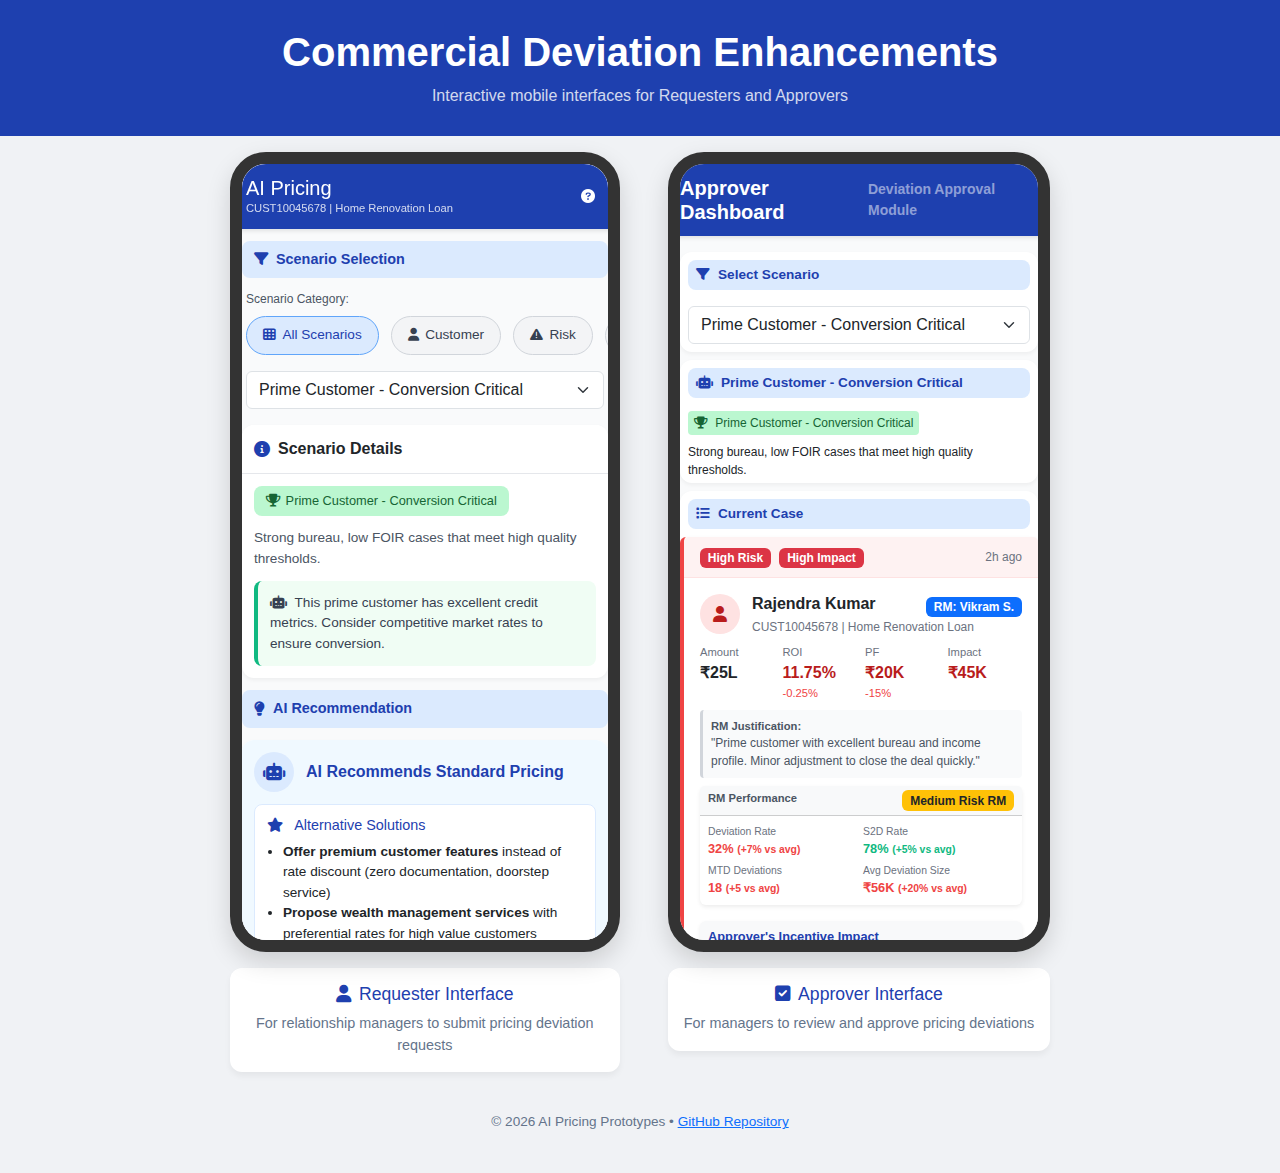
<file: index.html>
<!DOCTYPE html>
<!-- Forcing cache refresh: 17-Feb-2026 10:03:30 -->
<html lang="en">
<head>
    <meta charset="UTF-8">
    <meta name="viewport" content="width=device-width, initial-scale=1.0">
    <title>AI Pricing Mobile Prototypes</title>
    <base href="./">
    <link href="https://cdn.jsdelivr.net/npm/bootstrap@5.3.0-alpha1/dist/css/bootstrap.min.css" rel="stylesheet">
    <link rel="stylesheet" href="https://cdnjs.cloudflare.com/ajax/libs/font-awesome/6.0.0-beta3/css/all.min.css">
    <style>
        :root {
            --primary: #1e40af;
            --primary-light: #3b82f6;
            --primary-lighter: #60a5fa;
            --primary-lightest: #dbeafe;
            --secondary: #0891b2;
            --success: #10b981;
            --danger: #ef4444;
            --warning: #f59e0b;
            --gray-100: #f3f4f6;
            --gray-200: #e5e7eb;
            --gray-300: #d1d5db;
            --gray-400: #9ca3af;
            --gray-500: #6b7280;
            --gray-600: #4b5563;
            --gray-700: #374151;
            --gray-800: #1f2937;
            --gray-900: #111827;
        }
        
        body {
            font-family: -apple-system, BlinkMacSystemFont, 'Segoe UI', Roboto, Oxygen, Ubuntu, Cantarell, 'Open Sans', 'Helvetica Neue', sans-serif;
            background-color: #f0f2f5;
            margin: 0;
            padding: 0;
            display: flex;
            flex-direction: column;
            min-height: 100vh;
            overflow-x: hidden;
        }
        
        .header {
            background-color: #1e40af;
            color: white;
            padding: 0.75rem 0; /* Reduced padding */
            text-align: center;
        }
        
        .header h1 {
            font-weight: 700;
            margin-bottom: 0.5rem;
        }
        
        .header p {
            opacity: 0.8;
            margin: 0 auto;
            max-width: 600px;
        }
        
        .container {
            padding: 1rem 1rem; /* Reduced vertical padding */
        }
        
        .mobile-frame {
            border: 12px solid #333;
            border-radius: 36px;
            overflow: hidden;
            width: 100%;
            max-width: 390px;
            height: 800px; /* Increased height */
            margin: 0 auto;
            background-color: white;
            box-shadow: 0 10px 25px rgba(0,0,0,0.15);
            position: relative;
        }
        
        iframe {
            width: 100%;
            height: 100%;
            border: none;
        }
        
        .prototype-selector {
            display: flex;
            justify-content: center;
            margin-bottom: 2rem;
        }
        
        .prototype-option {
            display: flex;
            align-items: center;
            padding: 0.75rem 1.25rem;
            background-color: white;
            color: #1e40af;
            border: 2px solid #dbeafe;
            font-weight: 600;
            cursor: pointer;
            transition: all 0.2s;
        }
        
        .prototype-option:first-child {
            border-radius: 8px 0 0 8px;
        }
        
        .prototype-option:last-child {
            border-radius: 0 8px 8px 0;
        }
        
        .prototype-option.active {
            background-color: #1e40af;
            color: white;
            border-color: #1e40af;
        }
        
        .prototype-option i {
            margin-right: 0.5rem;
            font-size: 1.1rem;
        }
        
        .phone-details {
            width: 100%;
            max-width: 390px;
            margin: 1rem auto 0;
            background-color: white;
            border-radius: 12px;
            padding: 1rem;
            box-shadow: 0 4px 6px rgba(0,0,0,0.05);
            text-align: center;
        }
        
        .phone-details h3 {
            font-size: 1.1rem;
            color: #1e40af;
            margin-bottom: 0.5rem;
        }
        
        .phone-details p {
            font-size: 0.9rem;
            color: #64748b;
            margin-bottom: 0;
        }
        
        .attribution {
            text-align: center;
            padding: 1.5rem 0;
            color: #64748b;
            font-size: 0.85rem;
            margin-top: auto;
        }
        
        @media (min-width: 992px) {
            .mobile-frames-container {
                display: flex;
                justify-content: center;
                gap: 3rem;
            }
            
            .prototype-selector {
                display: none;
            }
            
            .mobile-frame.approver-frame {
                display: block !important;
            }
        }
    </style>
</head>
<body>
    <div class="header">
        <div class="container">
            <h1>Commercial Deviation Enhancements</h1>
            <p>Interactive mobile interfaces for Requesters and Approvers</p>
        </div>
    </div>
    
    <div class="container">
        <div class="prototype-selector">
            <div class="prototype-option active" data-target="requester">
                <i class="fas fa-user"></i> Requester View
            </div>
            <div class="prototype-option" data-target="approver">
                <i class="fas fa-check-square"></i> Approver View
            </div>
        </div>
        
        <div class="mobile-frames-container">
            <div class="prototype-container">
                <div class="mobile-frame requester-frame">
                    <iframe src="./mobile-single-screen.html" id="requester-frame" title="Requester Mobile Prototype"></iframe>
                </div>
                
                <div class="phone-details">
                    <h3><i class="fas fa-user me-2"></i>Requester Interface</h3>
                    <p>For relationship managers to submit pricing deviation requests</p>
                </div>
            </div>
            
            <div class="prototype-container">
                <div class="mobile-frame approver-frame" style="display: none;">
                    <iframe src="./mobile-approver-interface.html" id="approver-frame" title="Approver Mobile Prototype"></iframe>
                </div>
                
                <div class="phone-details" style="display: none;" id="approver-details">
                    <h3><i class="fas fa-check-square me-2"></i>Approver Interface</h3>
                    <p>For managers to review and approve pricing deviations</p>
                </div>
            </div>
        </div>
    </div>
    
    <div class="attribution">
        <p>© 2026 AI Pricing Prototypes • <a href="https://github.com/Vishal-piramal09/AI_Pricing_Deploy">GitHub Repository</a></p>
    </div>
    
    <script>
        document.addEventListener('DOMContentLoaded', function() {
            const prototypeOptions = document.querySelectorAll('.prototype-option');
            const requesterFrame = document.querySelector('.requester-frame');
            const approverFrame = document.querySelector('.approver-frame');
            const approverDetails = document.getElementById('approver-details');
            
            // Handle prototype selection for mobile view
            prototypeOptions.forEach(option => {
                option.addEventListener('click', function() {
                    const target = this.getAttribute('data-target');
                    
                    // Update active state
                    prototypeOptions.forEach(o => o.classList.remove('active'));
                    this.classList.add('active');
                    
                    // Show the selected prototype
                    if (target === 'requester') {
                        requesterFrame.style.display = 'block';
                        approverFrame.style.display = 'none';
                        approverDetails.style.display = 'none';
                    } else if (target === 'approver') {
                        requesterFrame.style.display = 'none';
                        approverFrame.style.display = 'block';
                        approverDetails.style.display = 'block';
                    }
                });
            });
            
            // Check if we're on desktop (larger screen)
            const handleResize = function() {
                const isDesktop = window.innerWidth >= 992;
                const phoneDetails = document.querySelectorAll('.phone-details');
                
                if (isDesktop) {
                    // On desktop, show all frames and details
                    phoneDetails.forEach(detail => detail.style.display = 'block');
                } else {
                    // On mobile, only show the active frame
                    const activeOption = document.querySelector('.prototype-option.active');
                    const target = activeOption.getAttribute('data-target');
                    
                    if (target === 'requester') {
                        approverDetails.style.display = 'none';
                    }
                }
            };
            
            // Handle initial load and window resize
            handleResize();
            window.addEventListener('resize', handleResize);
        });
    </script>
</body>
</html>
</file>
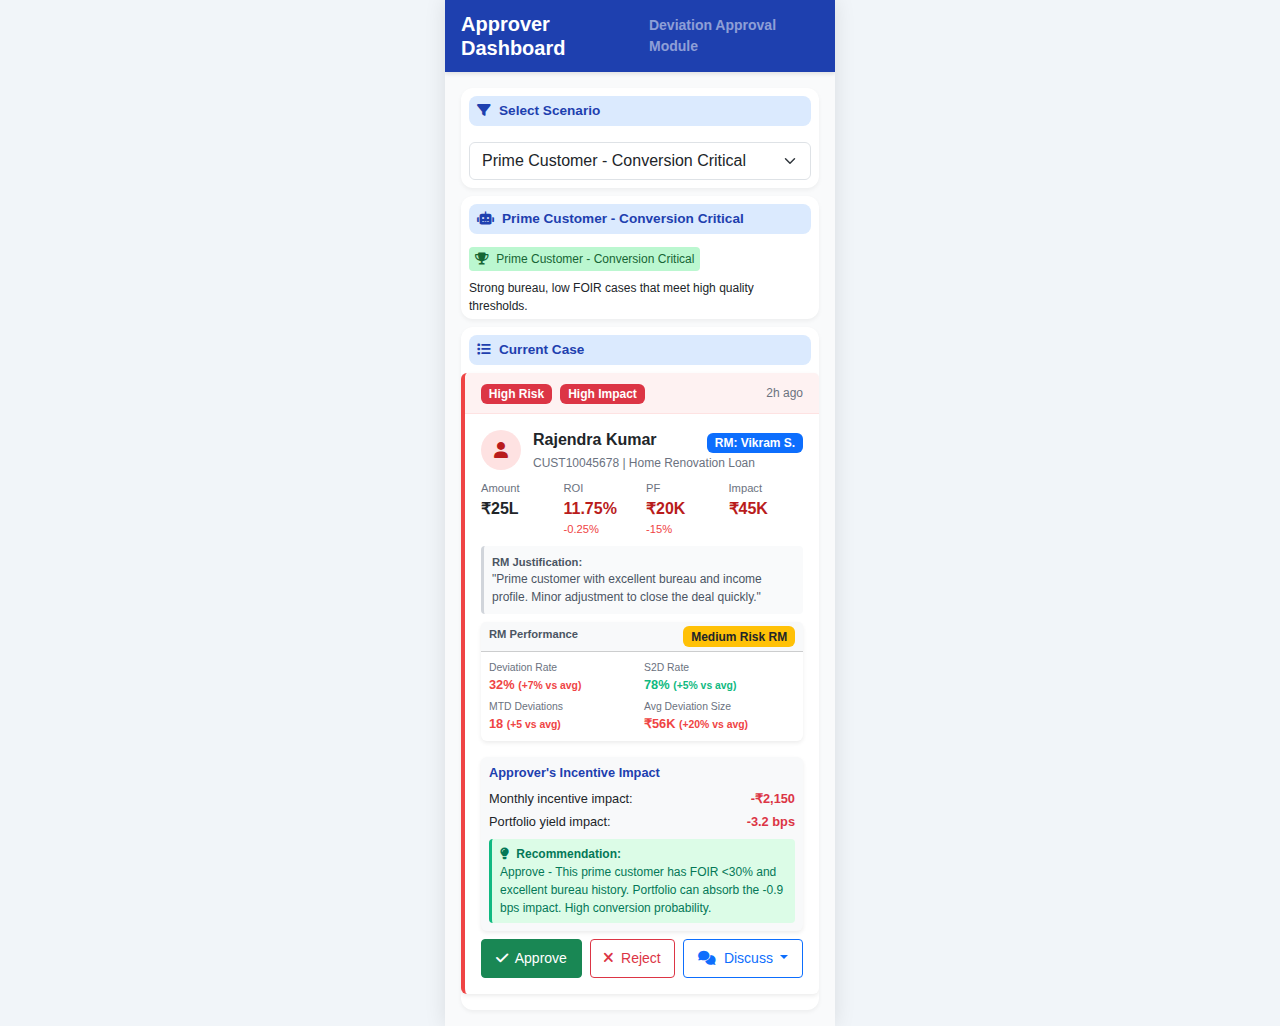
<file: approver-interface.html>
<!DOCTYPE html>
<html lang="en">
<head>
    <base href="./">
    <meta charset="UTF-8">
    <meta name="viewport" content="width=device-width, initial-scale=1.0">
    <title>Approver Interface - Mobile</title>
    <link href="https://cdn.jsdelivr.net/npm/bootstrap@5.3.0-alpha1/dist/css/bootstrap.min.css" rel="stylesheet">
    <link rel="stylesheet" href="https://cdnjs.cloudflare.com/ajax/libs/font-awesome/6.0.0-beta3/css/all.min.css">
    <style>
        html, body {
            margin: 0;
            padding: 0;
            background-color: #f1f5f9;
            font-family: -apple-system, BlinkMacSystemFont, 'Segoe UI', Roboto, Oxygen, Ubuntu, Cantarell, 'Open Sans', 'Helvetica Neue', sans-serif;
            display: flex;
            justify-content: center;
            min-height: 100vh;
        }
        
        .container {
            width: 390px; /* iPhone 12/13 width */
            max-width: 100%;
            background-color: #f9fafb;
            height: 100%;
            min-height: 100vh;
            overflow-y: auto;
            box-shadow: 0 0 20px rgba(0,0,0,0.1);
            position: relative;
            padding: 0;
        }
        
        .header {
            background-color: #1e40af;
            color: white;
            padding: 0.75rem 1rem;
            font-weight: 600;
            box-shadow: 0 2px 4px rgba(0,0,0,0.1);
            display: flex;
            justify-content: space-between;
            align-items: center;
            position: sticky;
            top: 0;
            z-index: 10;
        }
        
        .content-wrapper {
            padding: 0.5rem;
        }
        
        .section {
            background-color: white;
            border-radius: 0.75rem;
            box-shadow: 0 2px 4px rgba(0,0,0,0.05);
            margin: 0.5rem;
            overflow: hidden;
        }
        
        .section-header {
            padding: 0.3rem 0.5rem;
            background-color: #dbeafe;
            color: #1e40af;
            font-size: 0.85rem;
            font-weight: 600;
            display: flex;
            align-items: center;
            margin-top: 0.5rem;
            margin-bottom: 0.5rem;
            border-radius: 0.5rem;
            margin-left: 0.5rem;
            margin-right: 0.5rem;
        }
        
        .section-header i {
            margin-right: 0.5rem;
        }
        
        .section-body {
            padding: 0.5rem;
        }
        
        .nudge-layer {
            background-color: #f0f9ff;
            border-left: 4px solid #3b82f6;
            padding: 0.5rem;
            margin-bottom: 0.5rem;
        }
        
        .form-group {
            margin-bottom: 1rem;
        }
        
        .form-label {
            font-weight: 500;
            color: #4b5563;
            margin-bottom: 0.25rem;
        }
        
        /* Approval Zone Styles */
        .approval-zone-bar {
            height: 40px;
            width: 100%;
            background: linear-gradient(to right, #ef4444 0%, #ef4444 30%, #9ca3af 30%, #9ca3af 75%, #10b981 75%, #10b981 100%);
            border-radius: 5px;
            position: relative;
            margin-bottom: 15px;
        }
        
        .approval-zone-labels {
            display: flex;
            justify-content: space-between;
            margin-top: 5px;
            font-size: 0.75rem;
        }
        
        .approval-zone-label {
            padding: 3px 6px;
            border-radius: 4px;
            font-weight: 500;
            font-size: 0.7rem;
        }
        
        .auto-reject {
            background-color: #fee2e2;
            color: #b91c1c;
            border: 1px solid #fecaca;
        }
        
        .manual-review {
            background-color: #e5e7eb;
            color: #4b5563;
            border: 1px solid #d1d5db;
        }
        
        .auto-approve {
            background-color: #d1fae5;
            color: #065f46;
            border: 1px solid #a7f3d0;
        }
        
        .approval-indicator {
            background-color: white;
            border: 2px solid #3b82f6;
            border-radius: 50%;
            width: 16px;
            height: 16px;
            position: absolute;
            bottom: -8px;
            transform: translateX(-50%);
        }
        
        .approval-status-card {
            border-radius: 8px;
            padding: 12px;
            margin-top: 15px;
            display: flex;
            align-items: center;
            gap: 10px;
        }
        
        .status-icon {
            font-size: 16px;
            width: 32px;
            height: 32px;
            display: flex;
            align-items: center;
            justify-content: center;
            border-radius: 50%;
        }
        
        .btn-actions {
            display: flex;
            gap: 0.5rem;
            margin-top: 1rem;
        }
        
        .scenario-badge {
            display: inline-block;
            padding: 3px 6px;
            border-radius: 4px;
            font-size: 0.75rem;
            margin-bottom: 0.25rem;
        }
        
        .case-card {
            border-radius: 8px;
            border: 1px solid #e5e7eb;
            margin-bottom: 1rem;
            overflow: hidden;
        }
        
        .case-header {
            padding: 0.75rem 1rem;
            background-color: #f8fafc;
            border-bottom: 1px solid #e5e7eb;
        }
        
        .case-name {
            font-weight: 600;
            font-size: 1rem;
        }
        
        .case-detail {
            font-size: 0.8rem;
            color: #6b7280;
        }
        
        .case-body {
            padding: 0.75rem 1rem;
        }
        
        .case-metrics {
            display: grid;
            grid-template-columns: 1fr 1fr;
            gap: 0.5rem;
            margin-bottom: 0.75rem;
        }
        
        .metric-item {
            font-size: 0.8rem;
        }
        
        .metric-value {
            font-weight: 600;
        }
        
        .negative {
            color: #dc2626;
        }
        
        .case-footer {
            padding: 0.75rem 1rem;
            background-color: #f8fafc;
            border-top: 1px solid #e5e7eb;
            display: flex;
            justify-content: space-between;
            align-items: center;
        }
        
        .pattern-badges {
            display: flex;
            flex-wrap: wrap;
            gap: 0.25rem;
        }
        
        .pattern-badge {
            padding: 2px 6px;
            border-radius: 4px;
            font-size: 0.7rem;
            font-weight: 500;
        }
        
        .badge-high {
            background-color: #fee2e2;
            color: #b91c1c;
        }
        
        .badge-medium {
            background-color: #fef3c7;
            color: #92400e;
        }
        
        .badge-low {
            background-color: #dcfce7;
            color: #166534;
        }
        
        .metrics-row {
            display: grid;
            grid-template-columns: repeat(2, 1fr);
            gap: 0.5rem;
            margin-bottom: 1rem;
        }
        
        .metric-card {
            background-color: #f8fafc;
            padding: 0.75rem;
            border-radius: 6px;
            border: 1px solid #e5e7eb;
        }
        
        .metric-title {
            font-size: 0.7rem;
            color: #6b7280;
            margin-bottom: 0.25rem;
        }
        
        .metric-number {
            font-weight: 700;
            font-size: 1.25rem;
        }
        
        .metric-trend {
            font-size: 0.7rem;
            margin-top: 0.25rem;
        }
        
        .trend-up {
            color: #dc2626;
        }
        
        .trend-down {
            color: #16a34a;
        }

        /* Case Navigation Styles */
        .case-navigation {
            display: flex;
            justify-content: space-between;
            align-items: center;
            margin-bottom: 1rem;
        }

        .case-item {
            display: none;
        }

        .case-item.active {
            display: block;
        }

        .case-pagination {
            text-align: center;
        }
    </style>
</head>
<body>
<div class="container">
    <div class="header">
        <h2 class="m-0" style="font-size: 1.25rem; font-weight: 600;">Approver Dashboard</h2>
        <div class="small text-white-50">Deviation Approval Module</div>
    </div>
    
    <div class="content-wrapper">
        <!-- Scenario Selection -->
        <div class="section">
            <div class="section-header">
                <i class="fas fa-filter"></i> Select Scenario
            </div>
            <div class="section-body">
                <select class="form-select" id="scenario-selector">
                <option value="high-take-up-rate">High Take Up Rate - Priority Case</option>
                <option value="low-take-up-rate">Low Take Up Rate - Deprioritize</option>
                <option value="prime">Prime Customer - Conversion Critical</option>
                <option value="strategic">Strategic Relationship Case</option>
                <option value="micro">Micro-Deviation (Low Impact)</option>
                <option value="highrisk">High Risk Case</option>
                <option value="highticket">High Ticket Case</option>
                <option value="autoreject">Auto-Reject (High Risk Profile)</option>
                <option value="autoapprove">Auto-Approve (Micro-Deviation)</option>
                <option value="greyzone">Grey Zone (Manual Review)</option>
                </select>
            </div>
        </div>
        
        <!-- Portfolio Nudge Layer -->
        <div class="nudge-layer" id="portfolio-nudge">
            <h5><i class="fas fa-chart-line me-2"></i>Portfolio Alerts</h5>
            <p class="mb-2 small"><strong>Deviation trends requiring attention:</strong></p>
            <ul class="small mb-2">
                <li><strong>Yield Compression:</strong> -30 bps QoQ (12.05% → 11.85%)</li>
                <li><strong>High Deviation Rate:</strong> 35% vs 25% historical</li>
                <li><strong>Revenue Leakage:</strong> ₹15M MTD (+25% YoY)</li>
            </ul>
        </div>
        
        <!-- Primary Pattern Section -->
        <div class="section" id="primary-pattern-section">
            <div class="section-header">
                <i class="fas fa-robot"></i> <span id="pattern-name">Auto-detected Pattern</span>
            </div>
            <div class="section-body py-1">
                <div id="pattern-badge-container"></div>
                <div id="pattern-insight"></div>
            </div>
        </div>
        
        <!-- Hidden filter element (for JS functionality only) -->
        <select class="form-select d-none" id="approval-scenario">
            <option value="all" selected>All Cases</option>
            <option value="high">High Impact Cases</option>
            <option value="medium">Medium Impact Cases</option>
            <option value="low">Low Impact Cases</option>
            <option value="microdev">Micro-Deviation Cases</option>
            <option value="strategic">Strategic Relationship Cases</option>
            <option value="competitive">Competitive Offer Cases</option>
        </select>
        
        
        <!-- Pending Cases - One Case View with Navigation -->
        <div class="section">
            <div class="section-header">
                <i class="fas fa-list"></i> Current Case
            </div>
            <div class="section-body p-0">
                
                <!-- Case Container -->
                <div id="cases-container">
                    <!-- Case 1 -->
                    <div class="case-item active" data-case-index="1">
                        <div class="card mb-3 shadow-sm border-0" style="border-left: 4px solid #ef4444 !important;">
                            <div class="card-header py-2 px-3 d-flex justify-content-between align-items-center" style="background-color: #fef2f2; border-bottom: 1px solid #fee2e2;">
                                <div>
                                    <span class="badge bg-danger me-1">High Risk</span>
                                    <span class="badge bg-danger">High Impact</span>
                                </div>
                                <span style="font-size: 0.75rem; color: #6b7280;">2h ago</span>
                            </div>
                            
                            <div class="card-body p-3">
                                <div class="d-flex mb-2">
                                    <div style="width: 40px; height: 40px; border-radius: 20px; background-color: #fee2e2; display: flex; align-items: center; justify-content: center; margin-right: 0.75rem; color: #b91c1c;">
                                        <i class="fas fa-user"></i>
                                    </div>
                                    <div class="flex-grow-1">
                                        <div class="d-flex justify-content-between">
                                            <h6 class="mb-0 fw-bold">Rajendra Kumar</h6>
                                            <div>
                                                <span class="badge bg-primary">RM: Vikram S.</span>
                                            </div>
                                        </div>
                                        <div style="font-size: 0.75rem; color: #6b7280;">CUST10045678 | Home Renovation Loan</div>
                                    </div>
                                </div>
                                
                                <!-- Case Details -->
                                <div class="row g-2 mb-2">
                                    <div class="col-3">
                                        <div style="font-size: 0.7rem; color: #6b7280;">Amount</div>
                                        <div style="font-weight: 600;">₹25L</div>
                                    </div>
                                    <div class="col-3">
                                        <div style="font-size: 0.7rem; color: #6b7280;">ROI</div>
                                        <div style="font-weight: 600; color: #b91c1c;">11.25%</div>
                                        <div style="font-size: 0.7rem; color: #ef4444;">-0.75%</div>
                                    </div>
                                    <div class="col-3">
                                        <div style="font-size: 0.7rem; color: #6b7280;">PF</div>
                                        <div style="font-weight: 600; color: #b91c1c;">₹10K</div>
                                        <div style="font-size: 0.7rem; color: #ef4444;">-60%</div>
                                    </div>
                                    <div class="col-3">
                                        <div style="font-size: 0.7rem; color: #6b7280;">Impact</div>
                                        <div style="font-weight: 600; color: #b91c1c;">₹1.2L</div>
                                    </div>
                                </div>
                                
                                <!-- RM Justification -->
                                <div class="mb-2 mt-1 p-2" style="background-color: #f9fafb; border-radius: 4px; border-left: 3px solid #d1d5db;">
                                    <div style="font-size: 0.7rem; font-weight: 600; color: #4b5563;">RM Justification:</div>
                                    <p style="font-size: 0.75rem; color: #4b5563; margin-bottom: 0;">
                                        "Customer has a competitive offer from ABC Bank at 11.00%. This is a high-value relationship customer with 3 existing products. The requested rate is needed to retain this relationship."
                                    </p>
                                </div>
                                
                                <!-- RM Performance Metrics -->
                                <div class="card mb-2 border-0 shadow-sm">
                                    <div class="card-header py-1 px-2 bg-light d-flex justify-content-between">
                                        <span style="font-size: 0.7rem; font-weight: 600; color: #4b5563;">RM Performance</span>
                                        <span class="badge bg-warning text-dark">Medium Risk RM</span>
                                    </div>
                                    <div class="card-body p-2">
                                        <div class="row g-1 mb-1">
                                            <div class="col-6">
                                                <div style="font-size: 0.65rem; color: #6b7280;">Deviation Rate</div>
                                                <div style="font-weight: 600; color: #ef4444; font-size: 0.8rem;">32% <span style="font-size: 0.65rem;">(+7% vs avg)</span></div>
                                            </div>
                                            <div class="col-6">
                                                <div style="font-size: 0.65rem; color: #6b7280;">S2D Rate</div>
                                                <div style="font-weight: 600; color: #10b981; font-size: 0.8rem;">78% <span style="font-size: 0.65rem;">(+5% vs avg)</span></div>
                                            </div>
                                        </div>
                                        <div class="row g-1">
                                            <div class="col-6">
                                                <div style="font-size: 0.65rem; color: #6b7280;">MTD Deviations</div>
                                                <div style="font-weight: 600; color: #ef4444; font-size: 0.8rem;">18 <span style="font-size: 0.65rem;">(+5 vs avg)</span></div>
                                            </div>
                                            <div class="col-6">
                                                <div style="font-size: 0.65rem; color: #6b7280;">Avg Deviation Size</div>
                                                <div style="font-weight: 600; color: #ef4444; font-size: 0.8rem;">₹56K <span style="font-size: 0.65rem;">(+20% vs avg)</span></div>
                                            </div>
                                        </div>
                                    </div>
                                </div>
                                

                                <!-- Approver's Incentive Impact with Recommendation -->
                                <div class="card mb-2 mt-3 border-0 shadow-sm bg-light">
                                    <div class="card-body p-2">
                                        <h6 class="mb-2" style="font-size: 0.8rem; font-weight: 600; color: #1e40af;">Approver's Incentive Impact</h6>
                                        <div class="d-flex justify-content-between mb-1" style="font-size: 0.8rem;">
                                            <span>Monthly incentive impact:</span>
                                            <span class="fw-bold text-danger">-₹2,150</span>
                                        </div>
                                        <div class="d-flex justify-content-between mb-2" style="font-size: 0.8rem;">
                                            <span>Portfolio yield impact:</span>
                                            <span class="fw-bold text-danger">-3.2 bps</span>
                                        </div>
                                <div id="recommendation-container-1" class="recommendation-container">
                                    <!-- Recommendation content will be dynamically updated -->
                                </div>
                                    </div>
                                </div>
                                
                                <div class="d-flex justify-content-between align-items-center gap-2">
                                    <button class="btn btn-sm btn-success py-2 flex-fill">
                                        <i class="fas fa-check me-1"></i> Approve
                                    </button>
                                    <button class="btn btn-sm btn-outline-danger py-2 flex-fill">
                                        <i class="fas fa-times me-1"></i> Reject
                                    </button>
                                    <div class="dropdown flex-fill">
                                        <button class="btn btn-sm btn-outline-primary dropdown-toggle w-100 py-2" type="button" id="discussionDropdown1" data-bs-toggle="dropdown" aria-expanded="false">
                                            <i class="fas fa-comments me-1"></i> Discuss
                                        </button>
                                        <ul class="dropdown-menu" aria-labelledby="discussionDropdown1">
                                            <li><a class="dropdown-item" href="#"><i class="fas fa-user-tie me-2"></i>Contact RM</a></li>
                                            <li><a class="dropdown-item" href="#"><i class="fas fa-user me-2"></i>Contact Customer</a></li>
                                            <li><a class="dropdown-item" href="#"><i class="fas fa-users me-2"></i>Schedule Call</a></li>
                                        </ul>
                                    </div>
                                </div>
                            </div>
                        </div>
                    </div>
                    
                    <!-- Case 2 -->
                    <div class="case-item" data-case-index="2">
                        <div class="card mb-3 shadow-sm border-0" style="border-left: 4px solid #f59e0b !important;">
                            <div class="card-header py-2 px-3 d-flex justify-content-between align-items-center" style="background-color: #fffbeb; border-bottom: 1px solid #fef3c7;">
                                <div>
                                    <span class="badge bg-warning text-dark me-1">Competitive</span>
                                    <span class="badge bg-success">Prime</span>
                                </div>
                                <span style="font-size: 0.75rem; color: #6b7280;">4h ago</span>
                            </div>
                            
                            <div class="card-body p-3">
                                <div class="d-flex mb-2">
                                    <div style="width: 40px; height: 40px; border-radius: 20px; background-color: #fef3c7; display: flex; align-items: center; justify-content: center; margin-right: 0.75rem; color: #92400e;">
                                        <i class="fas fa-user"></i>
                                    </div>
                                    <div class="flex-grow-1">
                                        <div class="d-flex justify-content-between">
                                            <h6 class="mb-0 fw-bold">Amit Verma</h6>
                                            <div>
                                                <span class="badge bg-success">RM: Anjali P.</span>
                                            </div>
                                        </div>
                                        <div style="font-size: 0.75rem; color: #6b7280;">CUST10048792 | Business Expansion Loan</div>
                                    </div>
                                </div>
                                
                                <div class="row g-2 mb-2">
                                    <div class="col-3">
                                        <div style="font-size: 0.7rem; color: #6b7280;">Amount</div>
                                        <div style="font-weight: 600;">₹15L</div>
                                    </div>
                                    <div class="col-3">
                                        <div style="font-size: 0.7rem; color: #6b7280;">ROI</div>
                                        <div style="font-weight: 600; color: #92400e;">11.50%</div>
                                        <div style="font-size: 0.7rem; color: #f59e0b;">-0.50%</div>
                                    </div>
                                    <div class="col-3">
                                        <div style="font-size: 0.7rem; color: #6b7280;">PF</div>
                                        <div style="font-weight: 600; color: #92400e;">₹15K</div>
                                        <div style="font-size: 0.7rem; color: #f59e0b;">-25%</div>
                                    </div>
                                    <div class="col-3">
                                        <div style="font-size: 0.7rem; color: #6b7280;">Impact</div>
                                        <div style="font-weight: 600; color: #92400e;">₹65K</div>
                                    </div>
                                </div>
                                
                                <!-- RM Justification -->
                                <div class="mb-2 mt-1 p-2" style="background-color: #f9fafb; border-radius: 4px; border-left: 3px solid #d1d5db;">
                                    <div style="font-size: 0.7rem; font-weight: 600; color: #4b5563;">RM Justification:</div>
                                    <p style="font-size: 0.75rem; color: #4b5563; margin-bottom: 0;">
                                        "Business is expanding and customer needs quick disbursement. Has a competitive offer from XYZ Bank. Strong repayment history on previous loan."
                                    </p>
                                </div>
                                
                                <!-- RM Performance Metrics -->
                                <div class="card mb-2 border-0 shadow-sm">
                                    <div class="card-header py-1 px-2 bg-light d-flex justify-content-between">
                                        <span style="font-size: 0.7rem; font-weight: 600; color: #4b5563;">RM Performance</span>
                                        <span class="badge bg-success">Low Risk RM</span>
                                    </div>
                                    <div class="card-body p-2">
                                        <div class="row g-1 mb-1">
                                            <div class="col-6">
                                                <div style="font-size: 0.65rem; color: #6b7280;">Deviation Rate</div>
                                                <div style="font-weight: 600; color: #10b981; font-size: 0.8rem;">18% <span style="font-size: 0.65rem;">(-7% vs avg)</span></div>
                                            </div>
                                            <div class="col-6">
                                                <div style="font-size: 0.65rem; color: #6b7280;">S2D Rate</div>
                                                <div style="font-weight: 600; color: #10b981; font-size: 0.8rem;">92% <span style="font-size: 0.65rem;">(+19% vs avg)</span></div>
                                            </div>
                                        </div>
                                        <div class="row g-1">
                                            <div class="col-6">
                                                <div style="font-size: 0.65rem; color: #6b7280;">MTD Deviations</div>
                                                <div style="font-weight: 600; color: #10b981; font-size: 0.8rem;">9 <span style="font-size: 0.65rem;">(-4 vs avg)</span></div>
                                            </div>
                                            <div class="col-6">
                                                <div style="font-size: 0.65rem; color: #6b7280;">Avg Deviation Size</div>
                                                <div style="font-weight: 600; color: #10b981; font-size: 0.8rem;">₹28K <span style="font-size: 0.65rem;">(-35% vs avg)</span></div>
                                            </div>
                                        </div>
                                    </div>
                                </div>
                                

                                <!-- Approver's Incentive Impact with Recommendation -->
                                <div class="card mb-2 mt-3 border-0 shadow-sm bg-light">
                                    <div class="card-body p-2">
                                        <h6 class="mb-2" style="font-size: 0.8rem; font-weight: 600; color: #1e40af;">Approver's Incentive Impact</h6>
                                        <div class="d-flex justify-content-between mb-1" style="font-size: 0.8rem;">
                                            <span>Monthly incentive impact:</span>
                                            <span class="fw-bold text-warning">-₹1,250</span>
                                        </div>
                                        <div class="d-flex justify-content-between mb-2" style="font-size: 0.8rem;">
                                            <span>Portfolio yield impact:</span>
                                            <span class="fw-bold text-warning">-1.8 bps</span>
                                        </div>
                                <div id="recommendation-container-2" class="recommendation-container">
                                    <!-- Recommendation content will be dynamically updated -->
                                </div>
                                    </div>
                                </div>
                                
                                <div class="d-flex justify-content-between align-items-center gap-2">
                                    <button class="btn btn-sm btn-success py-2 flex-fill">
                                        <i class="fas fa-check me-1"></i> Approve
                                    </button>
                                    <button class="btn btn-sm btn-outline-danger py-2 flex-fill">
                                        <i class="fas fa-times me-1"></i> Reject
                                    </button>
                                    <div class="dropdown flex-fill">
                                        <button class="btn btn-sm btn-outline-primary dropdown-toggle w-100 py-2" type="button" id="discussionDropdown2" data-bs-toggle="dropdown" aria-expanded="false">
                                            <i class="fas fa-comments me-1"></i> Discuss
                                        </button>
                                        <ul class="dropdown-menu" aria-labelledby="discussionDropdown2">
                                            <li><a class="dropdown-item" href="#"><i class="fas fa-user-tie me-2"></i>Contact RM</a></li>
                                            <li><a class="dropdown-item" href="#"><i class="fas fa-user me-2"></i>Contact Customer</a></li>
                                            <li><a class="dropdown-item" href="#"><i class="fas fa-users me-2"></i>Schedule Call</a></li>
                                        </ul>
                                    </div>
                                </div>
                            </div>
                        </div>
                    </div>
                    
                    <!-- Case 3 -->
                    <div class="case-item" data-case-index="3">
                        <div class="card mb-3 shadow-sm border-0" style="border-left: 4px solid #10b981 !important;">
                            <div class="card-header py-2 px-3 d-flex justify-content-between align-items-center" style="background-color: #ecfdf5; border-bottom: 1px solid #d1fae5;">
                                <div>
                                    <span class="badge bg-success me-1">Micro Dev</span>
                                    <span class="badge bg-success">Auto-Eligible</span>
                                </div>
                                <span style="font-size: 0.75rem; color: #6b7280;">5h ago</span>
                            </div>
                            
                            <div class="card-body p-3">
                                <div class="d-flex mb-2">
                                    <div style="width: 40px; height: 40px; border-radius: 20px; background-color: #d1fae5; display: flex; align-items: center; justify-content: center; margin-right: 0.75rem; color: #047857;">
                                        <i class="fas fa-user"></i>
                                    </div>
                                    <div class="flex-grow-1">
                                        <div class="d-flex justify-content-between">
                                            <h6 class="mb-0 fw-bold">Priya Sharma</h6>
                                            <div>
                                                <span class="badge bg-primary">RM: Rohit G.</span>
                                            </div>
                                        </div>
                                        <div style="font-size: 0.75rem; color: #6b7280;">CUST10042155 | Personal Loan</div>
                                    </div>
                                </div>
                                
                                <div class="row g-2 mb-2">
                                    <div class="col-3">
                                        <div style="font-size: 0.7rem; color: #6b7280;">Amount</div>
                                        <div style="font-weight: 600;">₹8L</div>
                                    </div>
                                    <div class="col-3">
                                        <div style="font-size: 0.7rem; color: #6b7280;">ROI</div>
                                        <div style="font-weight: 600; color: #059669;">11.40%</div>
                                        <div style="font-size: 0.7rem; color: #10b981;">-0.10%</div>
                                    </div>
                                    <div class="col-3">
                                        <div style="font-size: 0.7rem; color: #6b7280;">PF</div>
                                        <div style="font-weight: 600; color: #059669;">₹7.5K</div>
                                        <div style="font-size: 0.7rem; color: #10b981;">-6%</div>
                                    </div>
                                    <div class="col-3">
                                        <div style="font-size: 0.7rem; color: #6b7280;">Impact</div>
                                        <div style="font-weight: 600; color: #059669;">₹4.5K</div>
                                    </div>
                                </div>
                                
                                <div class="mb-2 mt-1 p-2" style="background-color: #f9fafb; border-radius: 4px; border-left: 3px solid #d1d5db;">
                                    <div style="font-size: 0.7rem; font-weight: 600; color: #4b5563;">RM Justification:</div>
                                    <p style="font-size: 0.75rem; color: #4b5563; margin-bottom: 0;">
                                        "Long-term loyal customer with excellent repayment history. Minor price adjustment requested."
                                    </p>
                                </div>
                                
                                <div class="card mb-2 border-0 shadow-sm">
                                    <div class="card-header py-1 px-2 bg-light d-flex justify-content-between">
                                        <span style="font-size: 0.7rem; font-weight: 600; color: #4b5563;">RM Performance</span>
                                        <span class="badge bg-info text-dark">New RM</span>
                                    </div>
                                    <div class="card-body p-2">
                                        <div class="row g-1 mb-1">
                                            <div class="col-6">
                                                <div style="font-size: 0.65rem; color: #6b7280;">Deviation Rate</div>
                                                <div style="font-weight: 600; color: #10b981; font-size: 0.8rem;">8% <span style="font-size: 0.65rem;">(-17% vs avg)</span></div>
                                            </div>
                                            <div class="col-6">
                                                <div style="font-size: 0.65rem; color: #6b7280;">S2D Rate</div>
                                                <div style="font-weight: 600; color: #10b981; font-size: 0.8rem;">85% <span style="font-size: 0.65rem;">(+12% vs avg)</span></div>
                                            </div>
                                        </div>
                                        <div class="row g-1">
                                            <div class="col-6">
                                                <div style="font-size: 0.65rem; color: #6b7280;">MTD Deviations</div>
                                                <div style="font-weight: 600; color: #10b981; font-size: 0.8rem;">3 <span style="font-size: 0.65rem;">(-10 vs avg)</span></div>
                                            </div>
                                            <div class="col-6">
                                                <div style="font-size: 0.65rem; color: #6b7280;">Avg Deviation Size</div>
                                                <div style="font-weight: 600; color: #10b981; font-size: 0.8rem;">₹12K <span style="font-size: 0.65rem;">(-72% vs avg)</span></div>
                                            </div>
                                        </div>
                                    </div>
                                </div>
                                

                                <!-- Approver's Incentive Impact with Recommendation -->
                                <div class="card mb-2 mt-3 border-0 shadow-sm bg-light">
                                    <div class="card-body p-2">
                                        <h6 class="mb-2" style="font-size: 0.8rem; font-weight: 600; color: #1e40af;">Approver's Incentive Impact</h6>
                                        <div class="d-flex justify-content-between mb-1" style="font-size: 0.8rem;">
                                            <span>Monthly incentive impact:</span>
                                            <span class="fw-bold text-success">-₹250</span>
                                        </div>
                                        <div class="d-flex justify-content-between mb-2" style="font-size: 0.8rem;">
                                            <span>Portfolio yield impact:</span>
                                            <span class="fw-bold text-success">-0.3 bps</span>
                                        </div>
                                <div id="recommendation-container-3" class="recommendation-container">
                                    <!-- Recommendation content will be dynamically updated -->
                                </div>
                                    </div>
                                </div>
                                
                                <div class="d-flex justify-content-between align-items-center gap-2">
                                    <button class="btn btn-sm btn-success py-2 flex-fill">
                                        <i class="fas fa-check me-1"></i> Approve
                                    </button>
                                    <button class="btn btn-sm btn-outline-danger py-2 flex-fill">
                                        <i class="fas fa-times me-1"></i> Reject
                                    </button>
                                    <div class="dropdown flex-fill">
                                        <button class="btn btn-sm btn-outline-primary dropdown-toggle w-100 py-2" type="button" id="discussionDropdown3" data-bs-toggle="dropdown" aria-expanded="false">
                                            <i class="fas fa-comments me-1"></i> Discuss
                                        </button>
                                        <ul class="dropdown-menu" aria-labelledby="discussionDropdown3">
                                            <li><a class="dropdown-item" href="#"><i class="fas fa-user-tie me-2"></i>Contact RM</a></li>
                                            <li><a class="dropdown-item" href="#"><i class="fas fa-user me-2"></i>Contact Customer</a></li>
                                            <li><a class="dropdown-item" href="#"><i class="fas fa-users me-2"></i>Schedule Call</a></li>
                                        </ul>
                                    </div>
                                </div>
                            </div>
                        </div>
                    </div>
                </div>
            </div>
        </div>
    </div>
    
    <script src="https://cdn.jsdelivr.net/npm/bootstrap@5.3.0-alpha1/dist/js/bootstrap.bundle.min.js"></script>
    <script>
        document.addEventListener('DOMContentLoaded', function() {
            // Hardcoded patterns for demo
            const patterns = {
                "high-take-up-rate": {
                    name: "High Take Up Rate - Priority Case",
                    insight: "Customer highly likely to accept the loan offer based on behavioral indicators.",
                    iconBackground: "#d1fae5",
                    iconColor: "#10b981", 
                    icon: "check-circle"
                },
                "low-take-up-rate": {
                    name: "Low Take Up Rate - Deprioritize",
                    insight: "Customer unlikely to proceed with the loan based on behavioral indicators.",
                    iconBackground: "#f3f4f6",
                    iconColor: "#9ca3af",
                    icon: "exclamation-triangle"
                },
                "strategic": {
                    name: "Strategic Relationship Case",
                    insight: "High lifetime value customers with significant relationship value across products.",
                    iconBackground: "#bfdbfe",
                    iconColor: "#1e40af",
                    icon: "handshake"
                },
                "prime": {
                    name: "Prime Customer - Conversion Critical",
                    insight: "Strong bureau, low FOIR cases that meet high quality thresholds.",
                    iconBackground: "#bbf7d0",
                    iconColor: "#166534",
                    icon: "trophy"
                },
                "micro": {
                    name: "Micro-Deviation (Low Impact)",
                    insight: "Very small ROI/PF tweaks with negligible impact on profitability.",
                    iconBackground: "#dbeafe",
                    iconColor: "#2563eb",
                    icon: "microscope"
                },
                "highrisk": {
                    name: "High Risk Case",
                    insight: "Poor risk profiles with pricing reduction requests.",
                    iconBackground: "#fee2e2",
                    iconColor: "#b91c1c",
                    icon: "radiation"
                },
                "highticket": {
                    name: "High Ticket Exposure Case",
                    insight: "Large loans with significant absolute revenue impact.",
                    iconBackground: "#fed7aa",
                    iconColor: "#9a3412",
                    icon: "money-bill-wave"
                },
                "autoreject": {
                    name: "Auto-Reject (High Risk Profile)",
                    insight: "Cases that fall in the auto-rejection zone due to risk profile.",
                    iconBackground: "#fecaca",
                    iconColor: "#991b1b",
                    icon: "ban"
                },
                "autoapprove": {
                    name: "Auto-Approve (Micro-Deviation)",
                    insight: "Low-impact cases eligible for automatic approval without manual review.",
                    iconBackground: "#a7f3d0",
                    iconColor: "#065f46",
                    icon: "check-circle"
                },
                "greyzone": {
                    name: "Grey Zone (Manual Review)",
                    insight: "Cases that require manual review due to mixed risk signals.",
                    iconBackground: "#e5e7eb",
                    iconColor: "#4b5563",
                    icon: "search"
                }
            };
            
            // Scenario case data for different patterns
            const scenarioData = {
                "high-take-up-rate": {
                    roi: "11.50%",
                    roiDiff: "-0.25%",
                    pf: "₹15K",
                    pfDiff: "-25%",
                    impact: "₹55K",
                    incentiveImpact: "-₹750",
                    portfolioYieldImpact: "-0.8 bps",
                    justification: "High probability of conversion based on ML model. Customer actively negotiating and completed all documentation steps.",
                    recommendation: "<div style=\"background-color: #dcfce7; border-left: 3px solid #10b981; padding: 6px 8px; border-radius: 4px; margin-top: 6px;\"><div style=\"font-size: 0.75rem; font-weight: 600; color: #047857;\"><i class=\"fas fa-lightbulb me-1\"></i> Recommendation:</div><div style=\"font-size: 0.75rem; color: #047857;\">Approve - ML model predicts 85% take-up probability. Portfolio can absorb -0.8 bps impact. Prioritize for same-day processing.</div></div>"
                },
                "low-take-up-rate": {
                    roi: "11.00%",
                    roiDiff: "-1.00%",
                    pf: "₹8K",
                    pfDiff: "-68%",
                    impact: "₹1.4L",
                    incentiveImpact: "-₹2,350",
                    portfolioYieldImpact: "-3.4 bps",
                    justification: "Customer showed interest but has not completed documentation despite 3 follow-ups. Mentioned shopping around for better rates.",
                    recommendation: "<div style=\"background-color: #fee2e2; border-left: 3px solid #dc2626; padding: 6px 8px; border-radius: 4px; margin-top: 6px;\"><div style=\"font-size: 0.75rem; font-weight: 600; color: #b91c1c;\"><i class=\"fas fa-lightbulb me-1\"></i> Recommendation:</div><div style=\"font-size: 0.75rem; color: #b91c1c;\">Reject - ML model predicts only 15% take-up probability. High portfolio yield impact (-3.4 bps) not justified for low conversion case. Deprioritize processing.</div></div>"
                },
                "prime": {
                    roi: "11.75%",
                    roiDiff: "-0.25%",
                    pf: "₹20K",
                    pfDiff: "-15%",
                    impact: "₹45K",
                    incentiveImpact: "-₹850",
                    portfolioYieldImpact: "-0.9 bps",
                    justification: "Prime customer with excellent bureau and income profile. Minor adjustment to close the deal quickly.",
                    recommendation: "<div style=\"background-color: #dcfce7; border-left: 3px solid #10b981; padding: 6px 8px; border-radius: 4px; margin-top: 6px;\"><div style=\"font-size: 0.75rem; font-weight: 600; color: #047857;\"><i class=\"fas fa-lightbulb me-1\"></i> Recommendation:</div><div style=\"font-size: 0.75rem; color: #047857;\">Approve - This prime customer has FOIR <30% and excellent bureau history. Portfolio can absorb the -0.9 bps impact. High conversion probability.</div></div>"
                },
                "strategic": {
                    roi: "11.40%",
                    roiDiff: "-0.60%",
                    pf: "₹18K",
                    pfDiff: "-20%",
                    impact: "₹78K",
                    incentiveImpact: "-₹1,100",
                    portfolioYieldImpact: "-1.2 bps",
                    justification: "Strategic client with significant cross-sell opportunities. Rate match needed to secure entire relationship.",
                    recommendation: "<div style=\"background-color: #fef3c7; border-left: 3px solid #d97706; padding: 6px 8px; border-radius: 4px; margin-top: 6px;\"><div style=\"font-size: 0.75rem; font-weight: 600; color: #92400e;\"><i class=\"fas fa-lightbulb me-1\"></i> Recommendation:</div><div style=\"font-size: 0.75rem; color: #92400e;\">Consider approving - Total relationship value (₹45L across 3 products) justifies -1.2 bps yield impact. Contact customer to secure commitment on wealth management portfolio.</div></div>"
                },
                "micro": {
                    roi: "11.90%",
                    roiDiff: "-0.10%",
                    pf: "₹23K",
                    pfDiff: "-5%",
                    impact: "₹12K",
                    incentiveImpact: "-₹250",
                    portfolioYieldImpact: "-0.3 bps",
                    justification: "Long-term loyal customer with excellent repayment history. Minor price adjustment requested.",
                    recommendation: "<div style=\"background-color: #dcfce7; border-left: 3px solid #10b981; padding: 6px 8px; border-radius: 4px; margin-top: 6px;\"><div style=\"font-size: 0.75rem; font-weight: 600; color: #047857;\"><i class=\"fas fa-lightbulb me-1\"></i> Recommendation:</div><div style=\"font-size: 0.75rem; color: #047857;\">Auto-approve - Negligible impact on portfolio yield (-0.3 bps). RM has disciplined deviation pattern (8% vs branch average of 25%). No direct customer call needed.</div></div>"
                },
                "highrisk": {
                    roi: "11.25%",
                    roiDiff: "-0.75%",
                    pf: "₹10K",
                    pfDiff: "-60%",
                    impact: "₹1.2L",
                    incentiveImpact: "-₹2,150",
                    portfolioYieldImpact: "-3.2 bps",
                    justification: "Customer has a competitive offer from ABC Bank at 11.00%. This is a high-value relationship customer with 3 existing products.",
                    recommendation: "<div style=\"background-color: #fee2e2; border-left: 3px solid #dc2626; padding: 6px 8px; border-radius: 4px; margin-top: 6px;\"><div style=\"font-size: 0.75rem; font-weight: 600; color: #b91c1c;\"><i class=\"fas fa-lightbulb me-1\"></i> Recommendation:</div><div style=\"font-size: 0.75rem; color: #b91c1c;\">Counter at 11.50% - Further deviation would drop branch portfolio yield below quarterly target. This RM consistently exceeds deviation thresholds (32% vs 25% avg). Verify competitor offer.</div></div>"
                },
                "highticket": {
                    roi: "11.50%",
                    roiDiff: "-0.50%",
                    pf: "₹35K",
                    pfDiff: "-30%",
                    impact: "₹1.5L",
                    incentiveImpact: "-₹1,750",
                    portfolioYieldImpact: "-2.5 bps",
                    justification: "High ticket loan for premium client. Rate adjustment needed to remain competitive in the premium segment.",
                    recommendation: "<div style=\"background-color: #fef3c7; border-left: 3px solid #d97706; padding: 6px 8px; border-radius: 4px; margin-top: 6px;\"><div style=\"font-size: 0.75rem; font-weight: 600; color: #92400e;\"><i class=\"fas fa-lightbulb me-1\"></i> Recommendation:</div><div style=\"font-size: 0.75rem; color: #92400e;\">Escalate to Credit Head - Amount exceeds your approval threshold. Absolute revenue impact (₹1.5L) is significant despite modest ROI adjustment. Recommend structuring as Piramal Premium + Regular.</div></div>"
                },
                "autoreject": {
                    roi: "11.20%",
                    roiDiff: "-0.80%",
                    pf: "₹8K",
                    pfDiff: "-68%",
                    impact: "₹1.35L",
                    incentiveImpact: "-₹2,450",
                    scorecardImpact: "-1.5 pts",
                    portfolioYieldImpact: "-3.6 bps",
                    justification: "Extreme price sensitivity. Competitor offering 11.00% with similar terms."
                },
                "autoapprove": {
                    roi: "11.95%",
                    roiDiff: "-0.05%",
                    pf: "₹24K",
                    pfDiff: "-2%",
                    impact: "₹7K",
                    incentiveImpact: "-₹100",
                    scorecardImpact: "-0.05 pts",
                    portfolioYieldImpact: "-0.1 bps",
                    justification: "Minimal deviation for highest-rated customer. Long relationship history with perfect repayments."
                },
                "greyzone": {
                    roi: "11.55%",
                    roiDiff: "-0.45%",
                    pf: "₹17K",
                    pfDiff: "-32%",
                    impact: "₹76K",
                    incentiveImpact: "-₹980",
                    scorecardImpact: "-0.45 pts",
                    portfolioYieldImpact: "-1.3 bps",
                    justification: "Mixed signals - strong bureau but price sensitive. Deviation needed to improve conversion likelihood."
                }
            };
            
            // Direct function to update all recommendations
            function updateAllRecommendations(selectedPatternId) {
                console.log("Updating ALL recommendations for scenario:", selectedPatternId);
                
                // Get all recommendation containers
                const containers = document.querySelectorAll('.recommendation-container');
                
                // Define recommendation content and styles for each scenario
                let bgColor, borderColor, textColor, content;
                
                switch(selectedPatternId) {
                    case 'high-take-up-rate':
                        bgColor = "#dcfce7";
                        borderColor = "#10b981";
                        textColor = "#047857";
                        content = "Approve - ML model predicts 85% take-up probability. Portfolio can absorb -0.8 bps impact. Prioritize for same-day processing.";
                        break;
                    case 'low-take-up-rate':
                        bgColor = "#fee2e2";
                        borderColor = "#dc2626";
                        textColor = "#b91c1c";
                        content = "Reject - ML model predicts only 15% take-up probability. High portfolio yield impact (-3.4 bps) not justified for low conversion case. Deprioritize processing.";
                        break;
                    case 'prime':
                        bgColor = "#dcfce7";
                        borderColor = "#10b981";
                        textColor = "#047857";
                        content = "Approve - This prime customer has FOIR <30% and excellent bureau history. Portfolio can absorb the -0.9 bps impact. High conversion probability.";
                        break;
                    case 'strategic':
                        bgColor = "#fef3c7";
                        borderColor = "#d97706";
                        textColor = "#92400e";
                        content = "Consider approving - Total relationship value (₹45L across 3 products) justifies -1.2 bps yield impact. Contact customer to secure commitment on wealth management portfolio.";
                        break;
                    case 'micro':
                        bgColor = "#dcfce7";
                        borderColor = "#10b981";
                        textColor = "#047857";
                        content = "Auto-approve - Negligible impact on portfolio yield (-0.3 bps). RM has disciplined deviation pattern (8% vs branch average of 25%). No direct customer call needed.";
                        break;
                    case 'highrisk':
                        bgColor = "#fee2e2";
                        borderColor = "#dc2626";
                        textColor = "#b91c1c";
                        content = "Counter at 11.50% - Further deviation would drop branch portfolio yield below quarterly target. This RM consistently exceeds deviation thresholds (32% vs 25% avg). Verify competitor offer.";
                        break;
                    case 'highticket':
                        bgColor = "#fef3c7";
                        borderColor = "#d97706";
                        textColor = "#92400e";
                        content = "Escalate to Credit Head - Amount exceeds your approval threshold. Absolute revenue impact (₹1.5L) is significant despite modest ROI adjustment. Recommend structuring as Piramal Premium + Regular.";
                        break;
                    case 'autoapprove':
                        bgColor = "#dcfce7";
                        borderColor = "#10b981";
                        textColor = "#047857";
                        content = "Auto-approve - System confirms this case meets auto-approval criteria. Deviation is minimal with no material impact on portfolio metrics. No manual review required.";
                        break;
                    case 'greyzone':
                        bgColor = "#e0f2fe";
                        borderColor = "#0284c7";
                        textColor = "#075985";
                        content = "Review required - Case falls in the grey zone with mixed signals. Request verification of competitor offer and compare to similar recently approved cases.";
                        break;
                    case 'autoreject':
                        bgColor = "#fee2e2";
                        borderColor = "#dc2626";
                        textColor = "#b91c1c";
                        content = "Auto-reject - Deviation exceeds policy thresholds significantly. L3+ approval required if you wish to proceed. Consider counter-offer at 11.65% which stays within acceptable limits.";
                        break;
                    default:
                        bgColor = "#dcfce7";
                        borderColor = "#10b981";
                        textColor = "#047857";
                        content = "Please select a scenario to see a recommendation.";
                }
                
                // Update all recommendation containers with the same content
                const recommendationHTML = `
                    <div style="background-color: ${bgColor}; border-left: 3px solid ${borderColor}; padding: 6px 8px; border-radius: 4px; margin-top: 6px;">
                        <div style="font-size: 0.75rem; font-weight: 600; color: ${textColor};"><i class="fas fa-lightbulb me-1"></i> Recommendation:</div>
                        <div style="font-size: 0.75rem; color: ${textColor};">${content}</div>
                    </div>
                `;
                
                containers.forEach((container, index) => {
                    container.innerHTML = recommendationHTML;
                    console.log(`Updated recommendation container ${index+1} for scenario: ${selectedPatternId}`);
                });
            }
            
            // Set up event listener for scenario selection
            document.getElementById('scenario-selector').addEventListener('change', function() {
                const selectedPatternId = this.value;
                
                // Hide or show portfolio nudge layer based on selection
                if (selectedPatternId === '') {
                    document.getElementById('portfolio-nudge').style.display = 'block';
                    document.getElementById('primary-pattern-section').style.display = 'none';
                } else {
                    document.getElementById('portfolio-nudge').style.display = 'none';
                    document.getElementById('primary-pattern-section').style.display = 'block';
                    
                    // Update pattern display
                    const selectedPattern = patterns[selectedPatternId];
                    if (selectedPattern) {
                        document.getElementById('pattern-name').textContent = selectedPattern.name;
                        
                        // Create and display the badge
                        const badgeContainer = document.getElementById('pattern-badge-container');
                        badgeContainer.innerHTML = '';
                        const badge = document.createElement('div');
                        badge.className = 'scenario-badge';
                        badge.style.backgroundColor = selectedPattern.iconBackground;
                        badge.style.color = selectedPattern.iconColor;
                        badge.innerHTML = `<i class="fas fa-${selectedPattern.icon} me-1"></i> ${selectedPattern.name}`;
                        badgeContainer.appendChild(badge);
                        
                        // Update insight message
                        document.getElementById('pattern-insight').innerHTML = `<div class="small mt-1" style="font-size: 0.75rem;">${selectedPattern.insight}</div>`;
                        
                        // Update case values based on selected scenario
                        const scenarioValues = scenarioData[selectedPatternId];
                        if (scenarioValues) {
                            // Update active case details
                            const activeCase = document.querySelector('.case-item.active');
                            
                            // Update ROI
                            const roiValue = activeCase.querySelector('.col-3:nth-child(2) div:nth-child(2)');
                            const roiDiff = activeCase.querySelector('.col-3:nth-child(2) div:nth-child(3)');
                            if (roiValue && roiDiff) {
                                roiValue.textContent = scenarioValues.roi;
                                roiDiff.textContent = scenarioValues.roiDiff;
                            }
                            
                            // Update PF
                            const pfValue = activeCase.querySelector('.col-3:nth-child(3) div:nth-child(2)');
                            const pfDiff = activeCase.querySelector('.col-3:nth-child(3) div:nth-child(3)');
                            if (pfValue && pfDiff) {
                                pfValue.textContent = scenarioValues.pf;
                                pfDiff.textContent = scenarioValues.pfDiff;
                            }
                            
                            // Update Impact
                            const impactValue = activeCase.querySelector('.col-3:nth-child(4) div:nth-child(2)');
                            if (impactValue) {
                                impactValue.textContent = scenarioValues.impact;
                            }
                            
                            // Update RM Justification
                            const justificationText = activeCase.querySelector('.mb-2.mt-1.p-2 p');
                            if (justificationText) {
                                justificationText.textContent = `"${scenarioValues.justification}"`;
                            }
                            
                                // Update Approver's Incentive Impact
                            const monthlyImpact = activeCase.querySelector('.card-body.p-2 .d-flex.justify-content-between.mb-1:first-child span:nth-child(2)');
                            const portfolioYieldImpact = activeCase.querySelector('.card-body.p-2 .d-flex.justify-content-between.mb-2 span:nth-child(2)');
                            
                            if (monthlyImpact && portfolioYieldImpact) {
                                monthlyImpact.textContent = scenarioValues.incentiveImpact;
                                portfolioYieldImpact.textContent = scenarioValues.portfolioYieldImpact;
                                
                                // Update color based on impact severity
                                const impactValue = parseFloat(scenarioValues.incentiveImpact.replace('-₹', '').replace(',', ''));
                                
                                if (impactValue > 1500) {
                                    monthlyImpact.className = 'fw-bold text-danger';
                                    portfolioYieldImpact.className = 'fw-bold text-danger';
                                } else if (impactValue > 500) {
                                    monthlyImpact.className = 'fw-bold text-warning';
                                    portfolioYieldImpact.className = 'fw-bold text-warning';
                                } else {
                                    monthlyImpact.className = 'fw-bold text-success';
                                    portfolioYieldImpact.className = 'fw-bold text-success';
                                }
                                
                                // Update all recommendations
                                updateAllRecommendations(selectedPatternId);
                            }
                        }
                    }
                }
            });
            
            // Set up the approval-scenario filter
            document.getElementById('approval-scenario').addEventListener('change', function() {
                const selectedCaseType = this.value;
                const cases = document.querySelectorAll('.case-item');
                let matchedCase = null;
                
                cases.forEach(caseItem => {
                    const badges = caseItem.querySelectorAll('.badge');
                    let match = false;
                    
                    if (selectedCaseType === 'all') {
                        // For "all", just show the first case
                        if (matchedCase === null) {
                            match = true;
                        }
                    } else {
                        badges.forEach(badge => {
                            const badgeText = badge.textContent.toLowerCase();
                            if ((selectedCaseType === 'high' && badgeText.includes('high')) ||
                                (selectedCaseType === 'medium' && badgeText.includes('medium')) ||
                                (selectedCaseType === 'low' && badgeText.includes('low')) ||
                                (selectedCaseType === 'microdev' && badgeText.includes('micro')) ||
                                (selectedCaseType === 'strategic' && badgeText.includes('strategic')) ||
                                (selectedCaseType === 'competitive' && badgeText.includes('competitive'))) {
                                match = true;
                            }
                        });
                    }
                    
                    if (match && matchedCase === null) {
                        matchedCase = caseItem;
                    }
                    
                    // Hide all cases initially
                    caseItem.classList.remove('active');
                });
                
                // Show matched case if found
                if (matchedCase) {
                    matchedCase.classList.add('active');
                } else {
                    // If no match found, show the first case as a fallback
                    const firstCase = document.querySelector('.case-item');
                    if (firstCase) {
                        firstCase.classList.add('active');
                    }
                }
            });
            
            // Function to force update UI with current scenario
            function forceUpdateUI() {
                const currentScenario = document.getElementById('scenario-selector').value;
                console.log("Force updating UI for scenario:", currentScenario);
                
                // Call our recommendation update function directly
                updateAllRecommendations(currentScenario);
                
                // Then dispatch the change event to update other UI elements
                document.getElementById('scenario-selector').dispatchEvent(new Event('change'));
            }
            
            // Initialize scenario to prime and update UI
            document.getElementById('scenario-selector').value = 'prime';
            forceUpdateUI();
            
            // Add a button click handler for when cases change
            document.querySelectorAll('.case-item').forEach(item => {
                const caseIndex = item.getAttribute('data-case-index');
                console.log(`Added handler for case ${caseIndex}`);
            });
            
            // Initialize to show the first case
            const allCases = document.querySelectorAll('.case-item');
            allCases.forEach((caseItem, index) => {
                if (index === 0) {
                    caseItem.classList.add('active');
                } else {
                    caseItem.classList.remove('active');
                }
                
                // Add a mutation observer to detect when cases become active
                const observer = new MutationObserver((mutations) => {
                    mutations.forEach((mutation) => {
                        if (mutation.type === 'attributes' && 
                            mutation.attributeName === 'class' && 
                            caseItem.classList.contains('active')) {
                            console.log(`Case ${caseItem.getAttribute('data-case-index')} became active`);
                            forceUpdateUI();
                        }
                    });
                });
                
                // Start observing
                observer.observe(caseItem, { attributes: true });
            });
            
            // Add a direct event listener to the scenario selector
            document.getElementById('scenario-selector').addEventListener('input', function() {
                console.log("INPUT EVENT: Scenario changed to " + this.value);
                updateAllRecommendations(this.value);
            });
            
            // Force an initial update and set a delayed update
            forceUpdateUI();
            setTimeout(updateAllRecommendations, 500, document.getElementById('scenario-selector').value);
            setTimeout(forceUpdateUI, 1000);
        });
    </script>
</body>
</html>
</file>
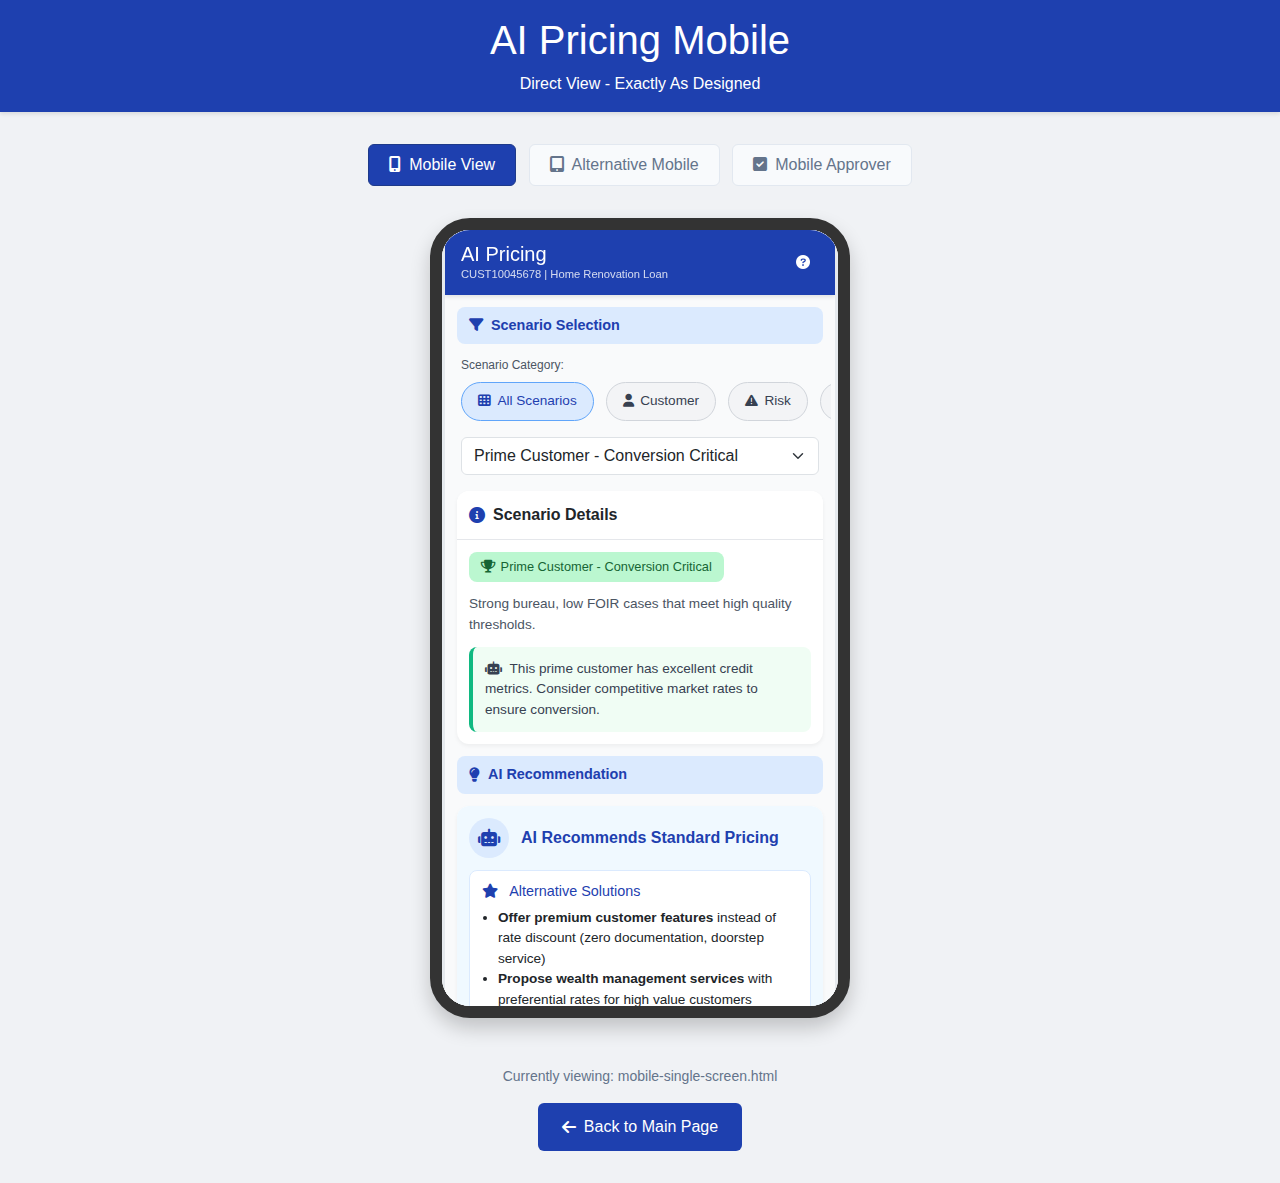
<file: direct-view.html>
<!DOCTYPE html>
<html lang="en">
<head>
    <meta charset="UTF-8">
    <meta name="viewport" content="width=device-width, initial-scale=1.0">
    <title>AI Pricing Mobile - Direct View</title>
    <base href="./">
    <link href="https://cdn.jsdelivr.net/npm/bootstrap@5.3.0-alpha1/dist/css/bootstrap.min.css" rel="stylesheet">
    <link rel="stylesheet" href="https://cdnjs.cloudflare.com/ajax/libs/font-awesome/6.0.0-beta3/css/all.min.css">
    <style>
        body {
            font-family: -apple-system, BlinkMacSystemFont, 'Segoe UI', Roboto, Oxygen, Ubuntu, Cantarell, 'Open Sans', 'Helvetica Neue', sans-serif;
            background-color: #f0f2f5;
            margin: 0;
            padding: 0;
            display: flex;
            flex-direction: column;
            min-height: 100vh;
        }
        
        .header {
            background-color: #1e40af;
            color: white;
            padding: 1rem;
            text-align: center;
            box-shadow: 0 2px 4px rgba(0,0,0,0.1);
        }
        
        .container {
            flex: 1;
            display: flex;
            flex-direction: column;
            align-items: center;
            padding: 2rem 1rem;
        }
        
        .iframe-container {
            width: 100%;
            max-width: 420px;
            height: 800px;
            border: 12px solid #333;
            border-radius: 40px;
            overflow: hidden;
            background-color: white;
            box-shadow: 0 10px 20px rgba(0,0,0,0.2);
        }
        
        iframe {
            width: 100%;
            height: 100%;
            border: none;
            background-color: white;
        }
        
        .controls {
            margin-top: 2rem;
            text-align: center;
            width: 100%;
            max-width: 420px;
        }
        
        .btn-back {
            background-color: #1e40af;
            color: white;
            border: none;
            padding: 0.75rem 1.5rem;
            border-radius: 6px;
            font-weight: 500;
            text-decoration: none;
            display: inline-flex;
            align-items: center;
            transition: background-color 0.2s;
        }
        
        .btn-back:hover {
            background-color: #1c3879;
            color: white;
        }
        
        .btn-back i {
            margin-right: 0.5rem;
        }
        
        .device-select {
            margin-bottom: 2rem;
        }
        
        .device-option {
            background-color: #f8fafc;
            border: 1px solid #e2e8f0;
            color: #64748b;
            padding: 0.5rem 1.25rem;
            border-radius: 6px;
            margin: 0 0.25rem;
            cursor: pointer;
            transition: all 0.2s;
        }
        
        .device-option.active {
            background-color: #1e40af;
            color: white;
            border-color: #1e3a8a;
        }
        
        .view-url {
            color: #64748b;
            margin-top: 1rem;
            font-size: 0.875rem;
        }
    </style>
</head>
<body>
    <div class="header">
        <h1>AI Pricing Mobile</h1>
        <p class="mb-0">Direct View - Exactly As Designed</p>
    </div>
    
    <div class="container">
        <div class="device-select">
            <button class="device-option active" data-device="mobile-single-screen.html">
                <i class="fas fa-mobile-alt me-2"></i>Mobile View
            </button>
            <button class="device-option" data-device="index-mobile.html">
                <i class="fas fa-tablet-alt me-2"></i>Alternative Mobile
            </button>
            <button class="device-option" data-device="mobile-approver-interface.html">
                <i class="fas fa-check-square me-2"></i>Mobile Approver
            </button>
        </div>
        
        <div class="iframe-container">
            <iframe src="./mobile-single-screen.html" id="device-frame" title="Mobile Prototype"></iframe>
        </div>
        
        <div class="controls">
            <p class="view-url">
                Currently viewing: <span id="current-view">mobile-single-screen.html</span>
            </p>
            
            <a href="./" class="btn-back">
                <i class="fas fa-arrow-left"></i> Back to Main Page
            </a>
        </div>
    </div>
    
    <script>
        document.addEventListener('DOMContentLoaded', function() {
            const deviceOptions = document.querySelectorAll('.device-option');
            const iframe = document.getElementById('device-frame');
            const currentViewLabel = document.getElementById('current-view');
            
            deviceOptions.forEach(option => {
                option.addEventListener('click', function() {
                    // Update active state
                    deviceOptions.forEach(o => o.classList.remove('active'));
                    this.classList.add('active');
                    
                    // Get the device URL
                    const deviceUrl = this.getAttribute('data-device');
                    
                    // Update iframe source
                    iframe.src = './' + deviceUrl;
                    
                    // Update the view label
                    currentViewLabel.textContent = deviceUrl;
                });
            });
        });
    </script>
</body>
</html>
</file>
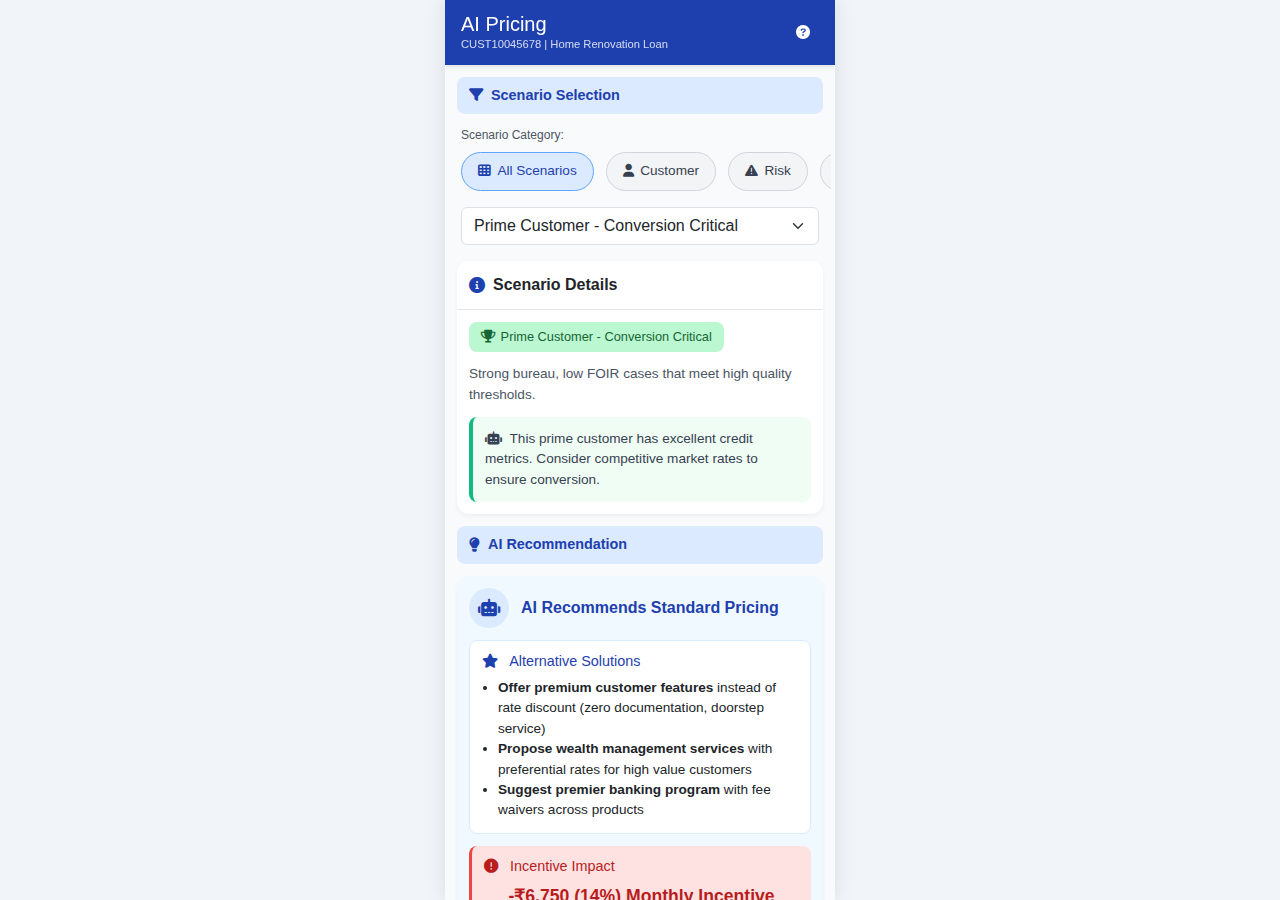
<file: index-mobile.html>
<!DOCtheTYPE html>
<html lang="en">
<head>
    <base href="./">
    <meta charset="UTF-8">
    <meta name="viewport" content="width=device-width, initial-scale=1.0, maximum-scale=1.0, user-scalable=no">
    <title>AI Pricing - Mobile</title>
    <link href="https://cdn.jsdelivr.net/npm/bootstrap@5.3.0-alpha1/dist/css/bootstrap.min.css" rel="stylesheet">
    <link rel="stylesheet" href="https://cdnjs.cloudflare.com/ajax/libs/font-awesome/6.0.0-beta3/css/all.min.css">
    <style>
        :root {
            --primary: #1e40af;
            --primary-light: #3b82f6;
            --primary-lighter: #60a5fa;
            --primary-lightest: #dbeafe;
            --secondary: #0891b2;
            --success: #10b981;
            --danger: #ef4444;
            --warning: #f59e0b;
            --gray-100: #f3f4f6;
            --gray-200: #e5e7eb;
            --gray-300: #d1d5db;
            --gray-400: #9ca3af;
            --gray-500: #6b7280;
            --gray-600: #4b5563;
            --gray-700: #374151;
            --gray-800: #1f2937;
            --gray-900: #111827;
        }
        
        * {
            box-sizing: border-box;
            -webkit-tap-highlight-color: transparent;
        }
        
        html, body {
            margin: 0;
            padding: 0;
            background-color: #f1f5f9;
            font-family: -apple-system, BlinkMacSystemFont, 'Segoe UI', Roboto, Oxygen, Ubuntu, Cantarell, 'Open Sans', 'Helvetica Neue', sans-serif;
            display: flex;
            justify-content: center;
            min-height: 100vh;
        }
        
        .app-container {
            width: 390px; /* iPhone 12/13 width */
            max-width: 100%;
            background-color: #f9fafb;
            height: 100%;
            min-height: 100vh;
            overflow-y: auto;
            box-shadow: 0 0 20px rgba(0,0,0,0.1);
            position: relative;
        }
        
        .app-header {
            background-color: var(--primary);
            color: white;
            padding: 0.75rem 1rem;
            font-weight: 600;
            box-shadow: 0 2px 4px rgba(0,0,0,0.1);
            display: flex;
            justify-content: space-between;
            align-items: center;
            position: sticky;
            top: 0;
            z-index: 10;
        }
        
        .section-header {
            background-color: var(--primary-lightest);
            color: var(--primary);
            padding: 0.5rem 0.75rem;
            font-size: 0.9rem;
            font-weight: 600;
            display: flex;
            align-items: center;
            margin-top: 0.75rem;
            margin-bottom: 0.75rem;
            border-radius: 0.5rem;
            margin-left: 0.75rem;
            margin-right: 0.75rem;
        }
        
        .section-header i {
            margin-right: 0.5rem;
        }
        
        .card {
            border: none;
            border-radius: 0.75rem;
            box-shadow: 0 2px 4px rgba(0,0,0,0.05);
            margin: 0.75rem;
            overflow: hidden;
        }
        
        .card-header {
            padding: 0.75rem;
            background-color: white;
            border-bottom: 1px solid var(--gray-200);
            display: flex;
            align-items: center;
            font-weight: 600;
        }
        
        .card-header i {
            margin-right: 0.5rem;
            color: var(--primary);
        }
        
        .card-body {
            padding: 0.75rem;
        }
        
        .pill-select {
            display: flex;
            overflow-x: auto;
            padding: 0.5rem 0;
            margin: 0 -0.75rem;
            -webkit-overflow-scrolling: touch;
        }
        
        .pill-select::-webkit-scrollbar {
            display: none;
        }
        
        .pill-option {
            flex: 0 0 auto;
            padding: 0.5rem 1rem;
            background-color: var(--gray-100);
            color: var(--gray-700);
            border: 1px solid var(--gray-300);
            border-radius: 2rem;
            margin-left: 0.75rem;
            font-size: 0.85rem;
            white-space: nowrap;
            display: flex;
            align-items: center;
        }
        
        .pill-option:last-child {
            margin-right: 0.75rem;
        }
        
        .pill-option.active {
            background-color: var(--primary-lightest);
            color: var(--primary);
            border-color: var(--primary-lighter);
        }
        
        .pill-option i {
            margin-right: 0.4rem;
            font-size: 0.8rem;
        }
        
        .alert-banner {
            margin: 0.75rem;
            padding: 0.75rem;
            border-radius: 0.75rem;
            border-left: 4px solid var(--warning);
            background-color: #fffbeb;
            font-size: 0.85rem;
        }
        
        .alert-banner h5 {
            display: flex;
            align-items: center;
            font-size: 0.95rem;
            margin-bottom: 0.5rem;
        }
        
        .alert-banner h5 i {
            margin-right: 0.5rem;
            color: var(--warning);
        }
        
        .alert-banner ul {
            padding-left: 1.25rem;
            margin-bottom: 0.5rem;
        }
        
        .impact-row {
            display: flex;
            flex-wrap: wrap;
            margin: 0 -0.375rem;
        }
        
        .impact-item {
            flex: 1 0 calc(50% - 0.75rem);
            background-color: var(--gray-100);
            border-radius: 0.5rem;
            padding: 0.75rem;
            margin: 0 0.375rem 0.75rem;
            min-width: calc(50% - 0.75rem);
        }
        
        .impact-label {
            color: var(--gray-600);
            font-size: 0.7rem;
            margin-bottom: 0.25rem;
        }
        
        .impact-value {
            font-weight: 600;
            font-size: 1rem;
        }
        
        .negative-impact {
            color: var(--danger);
        }
        
        .positive-impact {
            color: var(--success);
        }
        
        .form-group {
            margin-bottom: 0.75rem;
        }
        
        .form-group label {
            font-size: 0.85rem;
            font-weight: 500;
            color: var(--gray-700);
            margin-bottom: 0.25rem;
        }
        
        .input-row {
            display: flex;
            align-items: center;
            gap: 0.5rem;
        }
        
        .input-value {
            background-color: var(--gray-100);
            padding: 0.5rem 0.75rem;
            border-radius: 0.5rem;
            font-size: 0.85rem;
            font-weight: 500;
            width: 80px;
            text-align: center;
        }
        
        .input-badge {
            background-color: var(--gray-100);
            border: 1px solid var(--gray-200);
            color: var(--gray-700);
            padding: 0.25rem 0.5rem;
            border-radius: 0.25rem;
            font-size: 0.75rem;
            font-weight: 600;
            flex-shrink: 0;
        }
        
        .delta-negative {
            background-color: #fee2e2;
            color: #b91c1c;
            border-color: #fecaca;
        }
        
        /* Approval Zone Styles */
        .approval-zone {
            margin: 1rem 0;
        }
        
        .approval-zone-bar {
            height: 30px;
            width: 100%;
            background: linear-gradient(to right, #ef4444 0%, #ef4444 30%, #9ca3af 30%, #9ca3af 75%, #10b981 75%, #10b981 100%);
            border-radius: 15px;
            position: relative;
            overflow: hidden;
        }
        
        .approval-indicator {
            position: absolute;
            bottom: 0;
            width: 4px;
            height: 100%;
            background-color: white;
            left: 50%;
            transform: translateX(-50%);
        }
        
        .approval-zone-labels {
            display: flex;
            justify-content: space-between;
            margin-top: 0.25rem;
        }
        
        .zone-label {
            font-size: 0.7rem;
            font-weight: 500;
        }
        
        .reject-zone {
            color: var(--danger);
        }
        
        .review-zone {
            color: var(--gray-600);
        }
        
        .approve-zone {
            color: var(--success);
        }
        
        .deviation-label {
            text-align: center;
            font-size: 0.75rem;
            color: var(--gray-600);
            margin-top: 0.25rem;
        }
        
        .approval-status {
            margin-top: 1rem;
            padding: 0.75rem;
            border-radius: 0.5rem;
            display: flex;
            align-items: center;
        }
        
        .status-auto-approve {
            background-color: #f0fdf4;
            border: 1px solid #bbf7d0;
        }
        
        .status-manual-review {
            background-color: #f3f4f6;
            border: 1px solid #d1d5db;
        }
        
        .status-auto-reject {
            background-color: #fef2f2;
            border: 1px solid #fecaca;
        }
        
        .status-icon {
            width: 36px;
            height: 36px;
            border-radius: 50%;
            display: flex;
            align-items: center;
            justify-content: center;
            margin-right: 0.75rem;
            flex-shrink: 0;
        }
        
        .status-approve .status-icon {
            background-color: #dcfce7;
            color: #15803d;
        }
        
        .status-review .status-icon {
            background-color: #e5e7eb;
            color: #4b5563;
        }
        
        .status-reject .status-icon {
            background-color: #fee2e2;
            color: #b91c1c;
        }
        
        .status-title {
            font-weight: 600;
            font-size: 0.95rem;
            margin-bottom: 0.25rem;
        }
        
        .status-message {
            font-size: 0.8rem;
            color: var(--gray-600);
            margin: 0;
        }
        
        .btn-primary {
            background-color: var(--primary);
            border-color: var(--primary);
        }
        
        .btn-lg {
            padding: 0.75rem 1.5rem;
            border-radius: 0.5rem;
        }
        
        .scenario-badge {
            display: inline-flex;
            align-items: center;
            padding: 0.35rem 0.75rem;
            border-radius: 0.5rem;
            font-size: 0.8rem;
            font-weight: 500;
            margin-bottom: 0.75rem;
        }
        
        .scenario-badge i {
            margin-right: 0.35rem;
        }
        
        .scenario-description {
            font-size: 0.85rem;
            color: var(--gray-600);
            margin-bottom: 0.75rem;
        }
        
        .ai-nudge {
            background-color: #f0fdf4;
            border-left: 4px solid #10b981;
            padding: 0.75rem;
            border-radius: 0.5rem;
            font-size: 0.85rem;
            color: var(--gray-700);
            margin-top: 0.75rem;
        }
    </style>
</head>
<body>
    <div class="app-container">
        <div class="app-header">
            <div>
                <h5 class="mb-0">AI Pricing</h5>
                <div style="font-size: 0.7rem; font-weight: normal; opacity: 0.8;">CUST10045678 | Home Renovation Loan</div>
            </div>
            <button class="btn btn-sm" style="color: white">
                <i class="fas fa-question-circle"></i>
            </button>
        </div>
        
        <div class="section-header">
            <i class="fas fa-filter"></i> Scenario Selection
        </div>
        
        <!-- Initial Nudge Layer hidden by default since we preselect a scenario -->
        <div class="alert-banner" id="initial-nudge" style="display: none;">
            <h5><i class="fas fa-lightbulb"></i> Consider Alternatives</h5>
            <p class="mb-2">Before requesting a deviation, have you:</p>
            <ul class="mb-2">
                <li>Offered a <strong>different tenor</strong> to achieve EMI goal?</li>
                <li>Suggested a <strong>different product</strong> that better suits this profile?</li>
                <li>Proposed <strong>bundled offers</strong> to maintain standard pricing?</li>
            </ul>
            <div class="mt-1" style="color: var(--danger); font-weight: 500; font-size: 0.75rem;">
                <i class="fas fa-exclamation-circle"></i>
                Deviations create ₹1,550 Cr annual portfolio impact with only 3% conversion benefit (85% vs. 88%)
            </div>
        </div>
        
        <!-- Category Pills -->
        <div class="mb-2 mx-3">
            <label style="font-size: 0.75rem; color: var(--gray-600);">Scenario Category:</label>
            <div class="pill-select" id="category-selector">
                <div class="pill-option active" data-category="all">
                    <i class="fas fa-th"></i> All Scenarios
                </div>
                <div class="pill-option" data-category="customer">
                    <i class="fas fa-user"></i> Customer
                </div>
                <div class="pill-option" data-category="risk">
                    <i class="fas fa-exclamation-triangle"></i> Risk
                </div>
                <div class="pill-option" data-category="market">
                    <i class="fas fa-money-bill-wave"></i> Pricing
                </div>
                <div class="pill-option" data-category="approvalstatus">
                    <i class="fas fa-check-circle"></i> Approval Status
                </div>
            </div>
        </div>
        
        <!-- Scenario Selector -->
        <div class="mx-3 mb-3">
            <select class="form-select" id="scenario-selector">
                <option value="">-- Select Scenario --</option>
                <!-- Key scenarios only -->
                <option value="prime" data-category="customer">Prime Customer - Conversion Critical</option>
                <option value="strategic" data-category="customer">Strategic Relationship Case</option>
                <option value="micro" data-category="customer">Micro-Deviation (Low Impact)</option>
                <option value="highrisk" data-category="risk">High Risk Case</option>
                <option value="highticket" data-category="market">High Ticket Case</option>
                <!-- Approval Status Scenarios -->
                <option value="autoapprove" data-category="approvalstatus">Auto-Approval Case</option>
                <option value="greyzone" data-category="approvalstatus">Manual Review (Grey Zone) Case</option>
                <option value="autoreject" data-category="approvalstatus">Auto-Rejection Case</option>
            </select>
        </div>
        
        <!-- Selected Scenario Details -->
        <div class="card" id="scenario-details-card">
            <div class="card-header">
                <i class="fas fa-info-circle"></i> Scenario Details
            </div>
            <div class="card-body">
                <div id="scenario-badge-container"></div>
                <div id="scenario-description" class="scenario-description"></div>
                <div id="ai-nudge" class="ai-nudge"></div>
            </div>
        </div>
        
        <div class="section-header">
            <i class="fas fa-lightbulb"></i> AI Recommendation
        </div>
        
        <!-- Strong Nudge Against Deviation - Simplified -->
        <div class="card">
            <div class="card-body" style="background-color: #f0f9ff;">
                <div style="display: flex; align-items: center; margin-bottom: 0.75rem;">
                    <div style="width: 40px; height: 40px; border-radius: 20px; background-color: #dbeafe; display: flex; align-items: center; justify-content: center; margin-right: 0.75rem;">
                        <i class="fas fa-robot" style="color: #1e40af; font-size: 1.1rem;"></i>
                    </div>
                    <h6 class="mb-0" style="color: #1e40af; font-weight: 600;">AI Recommends Standard Pricing</h6>
                </div>
                
                <div style="background-color: white; border-radius: 0.5rem; padding: 0.75rem; border: 1px solid #dbeafe; margin-bottom: 0.75rem;">
                    <h6 style="font-size: 0.9rem; color: #1e40af; margin-bottom: 0.5rem;">
                        <i class="fas fa-star me-2"></i> Alternative Solutions
                    </h6>
                    <ul class="mb-0 ps-3" style="font-size: 0.85rem;" id="alternative-solutions">
                        <li><strong>Offer a 7-year tenure</strong> instead of 5 years to achieve similar EMI</li>
                        <li><strong>Propose Home Loan + Top-up</strong> structure for better overall pricing</li>
                    </ul>
                </div>
                
                <div style="background-color: #fee2e2; border-radius: 0.5rem; padding: 0.75rem; border-left: 3px solid #ef4444;">
                    <h6 style="font-size: 0.9rem; color: #b91c1c; margin-bottom: 0.5rem;">
                        <i class="fas fa-exclamation-circle me-2"></i> Incentive Impact
                    </h6>
                    <div style="font-size: 1.1rem; font-weight: 600; text-align: center; color: #b91c1c; margin: 0.5rem 0;">
                        -₹4,250 (8%) Monthly Incentive
                    </div>
                </div>
            </div>
        </div>
        
        <!-- Customer Profile section removed as requested -->
        
        <div class="section-header" style="background: linear-gradient(to right, #dbeafe, #eff6ff); border-bottom: 1px solid #bfdbfe;">
            <i class="fas fa-percentage" style="color: #2563eb;"></i> Commercial Deviation
            <span style="font-size: 0.75rem; margin-left: auto; background-color: #fef2f2; color: #ef4444; font-weight: 600; padding: 3px 8px; border-radius: 12px; display: flex; align-items: center;">
                <i class="fas fa-exclamation-triangle me-1"></i> Not Recommended
            </span>
        </div>
        
        <div class="card" style="box-shadow: 0 4px 12px rgba(0,0,0,0.08); border-radius: 12px; border: none; overflow: hidden; margin: 0.75rem;">
            <div class="card-body pb-0" style="padding: 0;">
                <!-- Warning Banner -->
                <div style="background-color: #fef2f2; padding: 12px 16px; border-bottom: 1px solid #fee2e2;">
                    <div class="d-flex align-items-center">
                        <div style="width: 36px; height: 36px; border-radius: 18px; background-color: #fee2e2; display: flex; align-items: center; justify-content: center; margin-right: 12px;">
                            <i class="fas fa-exclamation-circle" style="color: #dc2626; font-size: 1rem;"></i>
                        </div>
                        <div>
                            <div style="font-weight: 700; font-size: 0.9rem; color: #b91c1c; line-height: 1.1;">Incentive Impact Warning</div>
                            <div style="font-size: 0.8rem; color: #991b1b; margin-top: 2px;">Each 0.1% ROI reduction = ₹500 less in monthly incentives</div>
                        </div>
                    </div>
                </div>
                
                <!-- Controls Container -->
                <div style="padding: 16px; background-color: white;">
                    <!-- ROI Control - Enhanced UI -->
                    <div style="position: relative; margin-bottom: 20px; background-color: #f8fafc; border-radius: 12px; padding: 16px; border: 1px solid #e2e8f0; box-shadow: 0 2px 5px rgba(0,0,0,0.04);">
                        <div class="d-flex justify-content-between align-items-center mb-3">
                            <div class="d-flex align-items-center">
                                <i class="fas fa-percentage me-2" style="color: #2563eb; font-size: 0.9rem;"></i>
                                <h6 style="font-weight: 700; margin-bottom: 0; font-size: 0.95rem; color: #1e3a8a;">Rate of Interest</h6>
                            </div>
                            <span style="background-color: #e0f2fe; color: #0369a1; font-weight: 600; font-size: 0.75rem; padding: 0.35rem 0.65rem; border-radius: 12px;">
                                Market: 10.75% - 13.50%
                            </span>
                        </div>
                        
                        <!-- ROI Comparison Table -->
                        <div style="display: grid; grid-template-columns: auto 1fr; gap: 12px; margin-bottom: 12px; background-color: white; border-radius: 8px; padding: 10px; border: 1px solid #e5e7eb;">
                            <div style="display: flex; align-items: center;">
                                <div style="width: 24px; height: 24px; border-radius: 12px; background-color: #dcfce7; display: flex; align-items: center; justify-content: center; margin-right: 8px;">
                                    <i class="fas fa-check" style="color: #059669; font-size: 0.7rem;"></i>
                                </div>
                                <span style="font-size: 0.85rem; color: #059669; font-weight: 600;">Standard:</span>
                            </div>
                            <div style="text-align: right;">
                                <span style="font-size: 1.1rem; font-weight: 700; color: #059669;" id="standard-roi-display">12.00%</span>
                                <input type="hidden" id="standard-roi" value="12.00">
                            </div>
                            
                            <div style="display: flex; align-items: center;">
                                <div style="width: 24px; height: 24px; border-radius: 12px; background-color: #dbeafe; display: flex; align-items: center; justify-content: center; margin-right: 8px;">
                                    <i class="fas fa-pen" style="color: #1d4ed8; font-size: 0.7rem;"></i>
                                </div>
                                <span style="font-size: 0.85rem; color: #1d4ed8; font-weight: 600;">Requested:</span>
                            </div>
                            <div style="text-align: right; display: flex; align-items: center; justify-content: flex-end;">
                                <span style="font-size: 1.1rem; font-weight: 700; color: #1d4ed8; margin-right: 8px;" id="requested-roi-display">11.25%</span>
                                <span style="font-weight: 600; background-color: #fee2e2; color: #dc2626; padding: 4px 8px; border-radius: 8px; font-size: 0.75rem;" id="roi-delta">-0.75%</span>
                                <input type="hidden" id="requested-roi" value="11.25">
                            </div>
                        </div>
                        
                        <input type="range" class="form-range" id="roi-slider" min="8" max="15" step="0.05" value="11.25" style="height: 10px;">
                    </div>
                    
                    <!-- PF Control - Enhanced UI -->
                    <div style="position: relative; margin-bottom: 20px; background-color: #f8fafc; border-radius: 12px; padding: 16px; border: 1px solid #e2e8f0; box-shadow: 0 2px 5px rgba(0,0,0,0.04);">
                        <div class="d-flex justify-content-between align-items-center mb-3">
                            <div class="d-flex align-items-center">
                                <i class="fas fa-money-bill-wave me-2" style="color: #2563eb; font-size: 0.9rem;"></i>
                                <h6 style="font-weight: 700; margin-bottom: 0; font-size: 0.95rem; color: #1e3a8a;">Processing Fee</h6>
                            </div>
                            <span style="background-color: #e0f2fe; color: #0369a1; font-weight: 600; font-size: 0.75rem; padding: 0.35rem 0.65rem; border-radius: 12px;">
                                Range: ₹0 - ₹50,000
                            </span>
                        </div>
                        
                        <!-- PF Comparison Table -->
                        <div style="display: grid; grid-template-columns: auto 1fr; gap: 12px; margin-bottom: 12px; background-color: white; border-radius: 8px; padding: 10px; border: 1px solid #e5e7eb;">
                            <div style="display: flex; align-items: center;">
                                <div style="width: 24px; height: 24px; border-radius: 12px; background-color: #dcfce7; display: flex; align-items: center; justify-content: center; margin-right: 8px;">
                                    <i class="fas fa-check" style="color: #059669; font-size: 0.7rem;"></i>
                                </div>
                                <span style="font-size: 0.85rem; color: #059669; font-weight: 600;">Standard:</span>
                            </div>
                            <div style="text-align: right;">
                                <span style="font-size: 1.1rem; font-weight: 700; color: #059669;" id="standard-pf-display">₹25,000</span>
                                <input type="hidden" id="standard-pf" value="25,000">
                            </div>
                            
                            <div style="display: flex; align-items: center;">
                                <div style="width: 24px; height: 24px; border-radius: 12px; background-color: #dbeafe; display: flex; align-items: center; justify-content: center; margin-right: 8px;">
                                    <i class="fas fa-pen" style="color: #1d4ed8; font-size: 0.7rem;"></i>
                                </div>
                                <span style="font-size: 0.85rem; color: #1d4ed8; font-weight: 600;">Requested:</span>
                            </div>
                            <div style="text-align: right; display: flex; align-items: center; justify-content: flex-end;">
                                <span style="font-size: 1.1rem; font-weight: 700; color: #1d4ed8; margin-right: 8px;" id="requested-pf-display">₹10,000</span>
                                <span style="font-weight: 600; background-color: #fee2e2; color: #dc2626; padding: 4px 8px; border-radius: 8px; font-size: 0.75rem;" id="pf-delta">-60%</span>
                                <input type="hidden" id="requested-pf" value="10000">
                            </div>
                        </div>
                        
                        <input type="range" class="form-range" id="pf-slider" min="0" max="50000" step="1000" value="10000" style="height: 10px;">
                    </div>
                    
                    <!-- Impact Summary - Enhanced UI -->
                    <div style="background: linear-gradient(100deg, #fee2e2 0%, #fef2f2 100%); border-radius: 12px; padding: 16px; margin-bottom: 20px; box-shadow: 0 4px 6px rgba(220, 38, 38, 0.1); border: 1px solid #fecaca;">
                        <div class="d-flex justify-content-between align-items-center mb-3">
                            <div class="d-flex align-items-center">
                                <div style="width: 32px; height: 32px; border-radius: 16px; background-color: white; display: flex; align-items: center; justify-content: center; margin-right: 10px; box-shadow: 0 2px 4px rgba(0,0,0,0.1);">
                                    <i class="fas fa-chart-line" style="color: #dc2626; font-size: 0.9rem;"></i>
                                </div>
                                <h6 style="font-size: 1rem; color: #991b1b; margin-bottom: 0; font-weight: 700;">Impact Summary</h6>
                            </div>
                        </div>
                        
                        <div style="background-color: rgba(255, 255, 255, 0.6); border-radius: 8px; padding: 12px; border: 1px solid rgba(254, 202, 202, 0.5);">
                            <div class="d-flex justify-content-between align-items-center mb-2">
                                <div class="d-flex align-items-center">
                                    <i class="fas fa-wallet me-2" style="color: #dc2626; font-size: 0.85rem;"></i>
                                    <span style="font-size: 0.9rem; color: #991b1b; font-weight: 600;">Monthly Incentive:</span>
                                </div>
                                <span class="fw-bold" style="font-size: 1.1rem; color: #dc2626;" id="incentive-impact">-₹4,250</span>
                            </div>
                            <div class="d-flex justify-content-between align-items-center">
                                <div class="d-flex align-items-center">
                                    <i class="fas fa-coins me-2" style="color: #dc2626; font-size: 0.85rem;"></i>
                                    <span style="font-size: 0.9rem; color: #991b1b; font-weight: 600;">Case Profits:</span>
                                </div>
                                <span class="fw-bold" style="font-size: 1.1rem; color: #dc2626;" id="total-impact">-₹77,500</span>
                            </div>
                        </div>
                    </div>
                </div>
            </div>
        </div>
        
        <div class="section-header">
            <i class="fas fa-chart-pie"></i> Approval Status
        </div>
        
        <div class="card">
            <div class="card-body">
                <div id="approval-status" class="approval-status status-manual-review">
                    <div class="status-icon">
                        <i class="fas fa-search"></i>
                    </div>
                    <div>
                        <div class="status-title">Manual Review Required</div>
                        <p class="status-message">This deviation requires manual approval based on your current ROI (-0.75%) and PF (-60%) adjustments.</p>
                    </div>
                </div>
            </div>
        </div>
        
        <!-- Impact Analysis section removed as requested -->
        
        <div class="section-header">
            <i class="fas fa-comment-alt"></i> Justification
        </div>
        
        <div class="card">
            <div class="card-body">
                <textarea class="form-control" id="justification" rows="5" placeholder="Enter your justification for this deviation..."></textarea>
                <div class="mt-2" style="color: var(--gray-600); font-size: 0.8rem;">
                    <i class="fas fa-info-circle me-1"></i>
                    Strong justification increases approval likelihood. Include competitive offers, relationship value, and strategic importance.
                </div>
                
                <div class="d-flex gap-2 mt-3">
                    <button class="btn btn-outline-primary w-50" id="use-standard-pricing" style="padding: 0.5rem 0.75rem; font-size: 0.9rem;">
                        <i class="fas fa-undo me-1"></i>
                        Use Standard Pricing
                    </button>
                    <button class="btn btn-primary w-50" id="request-deviation" style="padding: 0.5rem 0.75rem; font-size: 0.9rem;">
                        <i class="fas fa-paper-plane me-1"></i>
                        Request Deviation
                    </button>
                </div>
            </div>
        </div>
        
        <div style="height: 40px;"></div> <!-- Bottom spacing -->
    </div>
    
    <script src="https://cdn.jsdelivr.net/npm/bootstrap@5.3.0-alpha1/dist/js/bootstrap.bundle.min.js"></script>
    <script>
        document.addEventListener('DOMContentLoaded', function() {
            // All scenarios data
            const scenarios = {
                "micro": {
                    name: "Micro-Deviation (Low Impact)",
                    description: "Very small ROI/PF tweaks with negligible impact on profitability.",
                    iconBackground: "#dbeafe",
                    iconColor: "#2563eb",
                    icon: "microscope",
                    nudgeMessage: "This deviation is minimal with negligible impact. Focus on quick processing rather than extensive justification.",
                    approvalPathway: "Eligible for auto-approval without manual review.",
                    recommendations: [
                        "Process without extensive documentation requirements",
                        "Consider bundling similar micro-deviations for efficiency",
                        "Monitor aggregate impact of micro-deviations over time"
                    ],
                    impactAnalysis: {
                        profitabilityImpact: "Negligible impact (-₹2,500)",
                        conversionLikelihood: "+10% conversion probability",
                        processingTimeImpact: "Instant approval"
                    },
                    riskLevel: "Very Low Risk",
                    commercialTerms: {
                        standardRoi: 11.50,
                        requestedRoi: 11.35,
                        standardPf: 20000,
                        requestedPf: 18000
                    }
                },
                "strategic": {
                    name: "Strategic Relationship Case",
                    description: "High lifetime value customers with significant relationship value across products.",
                    iconBackground: "#bfdbfe",
                    iconColor: "#1e40af",
                    icon: "handshake",
                    nudgeMessage: "This premium customer has high cross-sell potential. The relationship value likely justifies the pricing adjustment if within reasonable bounds.",
                    approvalPathway: "Requires L2 approval. Expedited process available for Premium segment customers.",
                    recommendations: [
                        "Document full relationship value in justification",
                        "Highlight cross-sell potential across product lines",
                        "Consider relationship-based pricing band for similar cases"
                    ],
                    impactAnalysis: {
                        profitabilityImpact: "Minimal impact (offset by relationship value)",
                        conversionLikelihood: "+35% conversion probability",
                        processingTimeImpact: "Expedited (Premium track)"
                    },
                    riskLevel: "Low Risk",
                    commercialTerms: {
                        standardRoi: 12.50,
                        requestedRoi: 11.50,
                        standardPf: 30000,
                        requestedPf: 15000
                    }
                },
                "prime": {
                    name: "Prime Customer - Conversion Critical",
                    description: "Strong bureau, low FOIR cases that meet high quality thresholds.",
                    iconBackground: "#bbf7d0",
                    iconColor: "#166534",
                    icon: "trophy",
                    nudgeMessage: "This prime customer has excellent credit metrics. Consider competitive market rates to ensure conversion.",
                    approvalPathway: "Eligible for auto-approval if within 0.50% ROI band.",
                    recommendations: [
                        "Compare to recent approvals for similar profiles",
                        "Verify competitive offers if cited in application",
                        "Document clean bureau history in justification"
                    ],
                    impactAnalysis: {
                        profitabilityImpact: "Low negative impact (-₹35,000)",
                        conversionLikelihood: "+45% conversion probability",
                        processingTimeImpact: "Fast-track eligible"
                    },
                    riskLevel: "Low Risk",
                    commercialTerms: {
                        standardRoi: 12.00,
                        requestedRoi: 11.25,
                        standardPf: 25000,
                        requestedPf: 10000
                    }
                },
                "strong": {
                    name: "Strong Customer - Higher Than Benchmark",
                    description: "Clean customer profiles requesting deviations above normal approval thresholds.",
                    iconBackground: "#a7f3d0",
                    iconColor: "#047857",
                    icon: "shield-alt",
                    nudgeMessage: "This customer has excellent credentials but is requesting a higher than benchmark deviation. Risk metrics support consideration but elevated approval may be required.",
                    approvalPathway: "Requires L2 approval due to above-standard deviation magnitude.",
                    recommendations: [
                        "Highlight strong bureau score and repayment history",
                        "Document benchmarking against similar approved cases",
                        "Consider segmentation update if profile merits preferential band"
                    ],
                    impactAnalysis: {
                        profitabilityImpact: "Moderate negative impact (-₹45,000)",
                        conversionLikelihood: "+30% conversion probability",
                        processingTimeImpact: "Standard"
                    },
                    riskLevel: "Low Risk",
                    commercialTerms: {
                        standardRoi: 12.25,
                        requestedRoi: 11.00,
                        standardPf: 28000,
                        requestedPf: 14000
                    }
                },
                "highticket": {
                    name: "High Ticket Exposure Case",
                    description: "Large loans with significant absolute revenue impact despite lower percentage adjustments.",
                    iconBackground: "#fed7aa",
                    iconColor: "#9a3412",
                    icon: "money-bill-wave",
                    nudgeMessage: "This high-ticket case creates significant absolute revenue impact. Ensure approval at appropriate level.",
                    approvalPathway: "Requires L3 approval due to high absolute impact.",
                    recommendations: [
                        "Calculate absolute revenue impact for full transparency",
                        "Ensure strong risk metrics to justify high exposure",
                        "Consider risk-adjusted pricing for large ticket size"
                    ],
                    impactAnalysis: {
                        profitabilityImpact: "High negative impact (-₹1,20,000)",
                        conversionLikelihood: "+25% conversion probability",
                        processingTimeImpact: "Extended (High scrutiny)"
                    },
                    riskLevel: "Medium Risk",
                    commercialTerms: {
                        standardRoi: 13.00,
                        requestedRoi: 12.25,
                        standardPf: 40000,
                        requestedPf: 20000
                    }
                },
                "autoapprove": {
                    name: "Auto-Approval Case",
                    description: "Small deviation within auto-approval thresholds, requiring no manual review.",
                    iconBackground: "#dcfce7",
                    iconColor: "#16a34a",
                    icon: "check-circle",
                    nudgeMessage: "This deviation falls within the auto-approval thresholds. No additional review is required, and the case will be processed automatically.",
                    approvalPathway: "Auto-approved, no manual review required.",
                    recommendations: [
                        "Document competitive reason in system notes",
                        "Proceed without creating approval task",
                        "Case will be auto-disbursed after customer acceptance"
                    ],
                    impactAnalysis: {
                        profitabilityImpact: "Minimal impact (-₹12,500)",
                        conversionLikelihood: "+20% conversion probability",
                        processingTimeImpact: "Instant (no manual review)"
                    },
                    riskLevel: "Low Risk",
                    commercialTerms: {
                        standardRoi: 12.50,
                        requestedRoi: 12.20,
                        standardPf: 22000,
                        requestedPf: 18000
                    }
                },
                "greyzone": {
                    name: "Manual Review (Grey Zone) Case",
                    description: "Moderate deviation requiring manual review by an approver, but likely to be approved with proper justification.",
                    iconBackground: "#e2e8f0",
                    iconColor: "#64748b",
                    icon: "search",
                    nudgeMessage: "This deviation requires manual review. Provide detailed justification for best chance of approval.",
                    approvalPathway: "Requires L1/L2 approval through standard workflow.",
                    recommendations: [
                        "Include detailed competitive information",
                        "Add relationship value details in justification",
                        "Reference similar approved cases if available"
                    ],
                    impactAnalysis: {
                        profitabilityImpact: "Moderate impact (-₹55,000)",
                        conversionLikelihood: "+30% conversion probability",
                        processingTimeImpact: "24-48 hours for approval"
                    },
                    riskLevel: "Low-Medium Risk",
                    commercialTerms: {
                        standardRoi: 12.75,
                        requestedRoi: 11.95,
                        standardPf: 25000,
                        requestedPf: 15000
                    }
                },
                "autoreject": {
                    name: "Auto-Rejection Case",
                    description: "Significant deviation that exceeds auto-rejection thresholds, requiring exceptional justification and senior approval.",
                    iconBackground: "#fee2e2",
                    iconColor: "#b91c1c",
                    icon: "ban",
                    nudgeMessage: "This deviation exceeds auto-rejection thresholds. Consider revising your request or providing exceptional justification for senior review.",
                    approvalPathway: "Requires L3+ approval and exceptional justification.",
                    recommendations: [
                        "Revise request to bring into approvable range",
                        "Secure pre-approval from senior management if critical",
                        "Provide documented proof of competitive offer"
                    ],
                    impactAnalysis: {
                        profitabilityImpact: "Major impact (-₹175,000)",
                        conversionLikelihood: "+40% conversion probability",
                        processingTimeImpact: "5+ days for approval"
                    },
                    riskLevel: "High Risk",
                    commercialTerms: {
                        standardRoi: 13.50,
                        requestedRoi: 11.50,
                        standardPf: 35000,
                        requestedPf: 5000
                    }
                },
                "highrisk": {
                    name: "High Risk + Commercial Relaxation",
                    description: "Poor risk profiles with pricing reduction requests.",
                    iconBackground: "#ef4444",
                    iconColor: "#ffffff",
                    icon: "radiation",
                    nudgeMessage: "This high-risk profile is requesting pricing benefits. Relaxing commercial terms on high-risk cases requires strong justification.",
                    approvalPathway: "Requires Credit Risk Head approval plus L3 commercial approval.",
                    recommendations: [
                        "Consider additional security to offset risk rather than price cut",
                        "Evaluate profitability with projected delinquency factored in",
                        "Propose alternative products more suitable for risk profile"
                    ],
                    impactAnalysis: {
                        profitabilityImpact: "Extreme negative impact (-₹210,000 including risk cost)",
                        conversionLikelihood: "+15% conversion probability",
                        processingTimeImpact: "Extended (Risk & Commercial review)"
                    },
                    riskLevel: "Critical Risk",
                    commercialTerms: {
                        standardRoi: 14.00,
                        requestedRoi: 12.75,
                        standardPf: 35000,
                        requestedPf: 5000
                    }
                }
            };
            
            // Get UI elements
            const scenarioSelector = document.getElementById('scenario-selector');
            const categorySelector = document.getElementById('category-selector');
            const scenarioDetailsCard = document.getElementById('scenario-details-card');
            const initialNudge = document.getElementById('initial-nudge');
            const requestedRoi = document.getElementById('requested-roi');
            const requestedPf = document.getElementById('requested-pf');
            const roiDelta = document.getElementById('roi-delta');
            const pfDelta = document.getElementById('pf-delta');
            const roiDeviationDisplay = document.getElementById('roi-deviation-display');
            const pfDeviationDisplay = document.getElementById('pf-deviation-display');
            const roiIndicator = document.getElementById('roi-indicator');
            const pfIndicator = document.getElementById('pf-indicator');
            const approvalStatus = document.getElementById('approval-status');
            
            // Set up category filter
            const categoryPills = document.querySelectorAll('.pill-option');
            categoryPills.forEach(pill => {
                pill.addEventListener('click', function() {
                    // Remove active class from all pills
                    categoryPills.forEach(p => p.classList.remove('active'));
                    
                    // Add active class to clicked pill
                    this.classList.add('active');
                    
                    const selectedCategory = this.getAttribute('data-category');
                    
                    // Filter scenarios dropdown
                    Array.from(scenarioSelector.options).forEach(option => {
                        if (option.value === '') return; // Skip the placeholder option
                        
                        if (selectedCategory === 'all' || option.getAttribute('data-category') === selectedCategory) {
                            option.style.display = '';
                        } else {
                            option.style.display = 'none';
                        }
                    });
                });
            });
            
            // Set up scenario selection
            scenarioSelector.addEventListener('change', function() {
                const selectedScenarioId = this.value;
                
                // Show or hide initial nudge and scenario details
                if (selectedScenarioId === '') {
                    initialNudge.style.display = 'block';
                    scenarioDetailsCard.style.display = 'none';
                } else {
                    initialNudge.style.display = 'none';
                    scenarioDetailsCard.style.display = 'block';
                    
                    // Update scenario details
                    updateScenarioDetails(selectedScenarioId);
                    
                    // Update approval zones
                    updateApprovalZones(selectedScenarioId);
                    
                    // Update impact analysis
                    updateImpactAnalysisById(selectedScenarioId);
                }
            });
            
            // Update scenario details
            function updateScenarioDetails(scenarioId) {
                const scenario = scenarios[scenarioId];
                if (!scenario) return;
                
                // Update badge
                const badgeContainer = document.getElementById('scenario-badge-container');
                badgeContainer.innerHTML = '';
                
                const badge = document.createElement('div');
                badge.className = 'scenario-badge';
                badge.style.backgroundColor = scenario.iconBackground;
                badge.style.color = scenario.iconColor;
                badge.innerHTML = `<i class="fas fa-${scenario.icon}"></i> ${scenario.name}`;
                badgeContainer.appendChild(badge);
                
                // Update description and nudge
                document.getElementById('scenario-description').textContent = scenario.description;
                document.getElementById('ai-nudge').innerHTML = `<i class="fas fa-robot me-1"></i> ${scenario.nudgeMessage}`;
                
                // Update recommendations if element exists
                const recommendationsList = document.getElementById('recommendations-list');
                if (recommendationsList) {
                    recommendationsList.innerHTML = '';
                    scenario.recommendations.forEach(rec => {
                        const li = document.createElement('li');
                        li.textContent = rec;
                        recommendationsList.appendChild(li);
                    });
                }
                
                // Update commercial terms based on scenario
                updateCommercialTerms(scenario);
                
                // Update impact analysis
                    updateImpactAnalysis(scenario);
                    
                    // Update deviation-specific message about incentives
                    updateIncentiveImpact(scenario);
                }
                
                // Update incentive impact message based on scenario
                function updateIncentiveImpact(scenario) {
                    if (!scenario) return;
                    
                    let incentiveImpact = "-₹4,250 (8%) Monthly Incentive";
                    
                    // Customize based on scenario type
                    if (scenario.name.includes('Prime')) {
                        incentiveImpact = "-₹3,750 (7%) Monthly Incentive";
                    } else if (scenario.name.includes('Strategic')) {
                        incentiveImpact = "-₹5,200 (10%) Monthly Incentive";
                    } else if (scenario.name.includes('Micro')) {
                        incentiveImpact = "-₹1,100 (2%) Monthly Incentive";
                    } else if (scenario.name.includes('High Risk')) {
                        incentiveImpact = "-₹6,800 (13%) Monthly Incentive";
                    } else if (scenario.name.includes('High Ticket')) {
                        incentiveImpact = "-₹5,600 (11%) Monthly Incentive";
                    }
                    
                    // Update the UI
                    const incentiveElement = document.querySelector('.card-body .fas.fa-exclamation-circle.me-2').parentElement.nextElementSibling;
                    if (incentiveElement) {
                        incentiveElement.textContent = incentiveImpact;
                    }
                }
                
                // Update commercial terms based on scenario
                function updateCommercialTerms(scenario) {
                if (scenario && scenario.commercialTerms) {
                    const { standardRoi, requestedRoi, standardPf, requestedPf } = scenario.commercialTerms;
                    
                    // Update ROI values
                    document.getElementById('standard-roi').value = standardRoi;
                    document.getElementById('standard-roi-display').textContent = standardRoi.toFixed(2);
                    
                    document.getElementById('requested-roi').value = requestedRoi;
                    document.getElementById('requested-roi-display').textContent = requestedRoi.toFixed(2);
                    document.getElementById('roi-slider').value = requestedRoi;
                    
                    // Update Processing Fee values
                    document.getElementById('standard-pf').value = standardPf;
                    document.getElementById('standard-pf-display').textContent = numberWithCommas(standardPf);
                    
                    document.getElementById('requested-pf').value = requestedPf;
                    document.getElementById('requested-pf-display').textContent = numberWithCommas(requestedPf);
                    document.getElementById('pf-slider').value = requestedPf;
                    
                    // Update deltas and impacts
                    updateRoiImpact();
                    updatePfImpact();
                }
            }
            
            // Update impact analysis based on scenario
            function updateImpactAnalysis(scenario) {
                if (scenario && scenario.impactAnalysis) {
                    document.getElementById('profitability-impact').textContent = scenario.impactAnalysis.profitabilityImpact;
                    document.getElementById('conversion-impact').textContent = scenario.impactAnalysis.conversionLikelihood;
                    document.getElementById('processing-time').textContent = scenario.impactAnalysis.processingTimeImpact;
                    document.getElementById('risk-level').textContent = scenario.riskLevel;
                    
                    // Style the risk level appropriately
                    const riskElement = document.getElementById('risk-level');
                    if (scenario.riskLevel.includes("Low")) {
                        riskElement.style.color = '#059669'; // Green
                    } else if (scenario.riskLevel.includes("Medium")) {
                        riskElement.style.color = '#d97706'; // Amber
                    } else {
                        riskElement.style.color = '#dc2626'; // Red
                    }
                }
            }
            
                // Update approval zones
                function updateApprovalZones(scenarioId) {
                const scenario = scenarios[scenarioId] || {};
                
                // If this is a pre-defined approval status scenario, show the corresponding status directly
                if (scenarioId === 'autoapprove') {
                    // Auto-approve scenario
                    const statusHTML = `
                        <div class="status-icon" style="background-color: #dcfce7; color: #15803d;">
                            <i class="fas fa-check-circle"></i>
                        </div>
                        <div>
                            <div class="status-title">Auto-Approval Eligible</div>
                            <p class="status-message">No additional approval needed.</p>
                        </div>
                    `;
                    approvalStatus.innerHTML = statusHTML;
                    approvalStatus.className = 'approval-status status-auto-approve status-approve';
                    return;
                } else if (scenarioId === 'greyzone') {
                    // Grey zone scenario
                    const statusHTML = `
                        <div class="status-icon" style="background-color: #e5e7eb; color: #4b5563;">
                            <i class="fas fa-search"></i>
                        </div>
                        <div>
                            <div class="status-title">Manual Review Required</div>
                            <p class="status-message">Falls in the grey zone. Requires L1/L2 approval through standard workflow.</p>
                        </div>
                    `;
                    approvalStatus.innerHTML = statusHTML;
                    approvalStatus.className = 'approval-status status-manual-review status-review';
                    return;
                } else if (scenarioId === 'autoreject') {
                    // Auto-reject scenario
                    const statusHTML = `
                        <div class="status-icon" style="background-color: #fee2e2; color: #b91c1c;">
                            <i class="fas fa-times-circle"></i>
                        </div>
                        <div>
                            <div class="status-title">Auto-Rejection Warning</div>
                            <p class="status-message">Exceeds allowable limits. Consider adjusting or providing exceptional justification.</p>
                        </div>
                    `;
                    approvalStatus.innerHTML = statusHTML;
                    approvalStatus.className = 'approval-status status-auto-reject status-reject';
                    return;
                }
                
                // For other scenarios, calculate based on thresholds
                // Default thresholds if no scenario selected
                let roiAutoApproveThreshold = -0.5; // Auto-approve if ROI deviation is greater than this
                let roiAutoRejectThreshold = -1.5; // Auto-reject if ROI deviation is less than this
                let pfAutoApproveThreshold = -25; // Auto-approve if PF deviation is greater than this
                let pfAutoRejectThreshold = -70; // Auto-reject if PF deviation is less than this
                
                // Adjust thresholds based on scenario if needed
                if (scenario.name === "Prime Customer - Conversion Critical") {
                    roiAutoApproveThreshold = -0.5;
                    roiAutoRejectThreshold = -1.0;
                } else if (scenario.name === "Micro-Deviation (Low Impact)") {
                    roiAutoApproveThreshold = -0.3;
                    roiAutoRejectThreshold = -0.7;
                } else if (scenario.name === "Strategic Relationship Case") {
                    roiAutoApproveThreshold = -0.75;
                    roiAutoRejectThreshold = -1.75;
                } else if (scenario.name === "High Risk + Commercial Relaxation") {
                    roiAutoApproveThreshold = -0.25;
                    roiAutoRejectThreshold = -0.75;
                }
                
                // Get current deviation values
                const standardRoi = parseFloat(document.getElementById('standard-roi').value);
                const newRoi = parseFloat(requestedRoi.value);
                const roiDeltaValue = newRoi - standardRoi;
                
                const standardPf = parseFloat(document.getElementById('standard-pf').value.replace(',', ''));
                const newPf = parseFloat(requestedPf.value);
                const pfDeltaPercentValue = ((newPf - standardPf) / standardPf) * 100;
                
                // Calculate positions for indicators (percentage across the bar)
                // ROI zone: 0-30% is auto-reject, 30-75% is manual review, 75-100% is auto-approve
                const roiRange = roiAutoApproveThreshold - roiAutoRejectThreshold;
                let roiPosition = ((roiDeltaValue - roiAutoRejectThreshold) / roiRange) * 45 + 30;
                roiPosition = Math.min(Math.max(roiPosition, 0), 100); // Clamp between 0-100
                
                const pfRange = pfAutoApproveThreshold - pfAutoRejectThreshold;
                let pfPosition = ((pfDeltaPercentValue - pfAutoRejectThreshold) / pfRange) * 45 + 30;
                pfPosition = Math.min(Math.max(pfPosition, 0), 100); // Clamp between 0-100
                
                // Update indicator positions
                roiIndicator.style.left = roiPosition + '%';
                pfIndicator.style.left = pfPosition + '%';
                
                // Determine overall approval status
                let statusHTML = '';
                let approvalClass = '';
                
                if (roiDeltaValue > roiAutoApproveThreshold && pfDeltaPercentValue > pfAutoApproveThreshold) {
                    // Auto approve
                    statusHTML = `
                        <div class="status-icon" style="background-color: #dcfce7; color: #15803d;">
                            <i class="fas fa-check-circle"></i>
                        </div>
                        <div>
                            <div class="status-title">Auto-Approval Eligible</div>
                            <p class="status-message">No additional approval needed.</p>
                        </div>
                    `;
                    approvalClass = 'status-auto-approve status-approve';
                } else if (roiDeltaValue < roiAutoRejectThreshold || pfDeltaPercentValue < pfAutoRejectThreshold) {
                    // Auto reject
                    statusHTML = `
                        <div class="status-icon" style="background-color: #fee2e2; color: #b91c1c;">
                            <i class="fas fa-times-circle"></i>
                        </div>
                        <div>
                            <div class="status-title">Auto-Rejection Warning</div>
                            <p class="status-message">Exceeds allowable limits. Consider adjusting or providing exceptional justification.</p>
                        </div>
                    `;
                    approvalClass = 'status-auto-reject status-reject';
                } else {
                    // Manual review
                    let approvalText = scenario.approvalPathway ? scenario.approvalPathway.replace('Requires ', '') : 'manual approval';
                    statusHTML = `
                        <div class="status-icon" style="background-color: #e5e7eb; color: #4b5563;">
                            <i class="fas fa-search"></i>
                        </div>
                        <div>
                            <div class="status-title">Manual Review Required</div>
                            <p class="status-message">Falls in the grey zone. Requires ${approvalText}.</p>
                        </div>
                    `;
                    approvalClass = 'status-manual-review status-review';
                }
                
                approvalStatus.innerHTML = statusHTML;
                approvalStatus.className = `approval-status ${approvalClass}`;
            }
            
            // Update impact analysis by scenario ID
            function updateImpactAnalysisById(scenarioId) {
                const scenario = scenarios[scenarioId];
                if (!scenario || !scenario.impactAnalysis) return;
                
                // Update impact values
                document.getElementById('profitability-impact').textContent = scenario.impactAnalysis.profitabilityImpact;
                document.getElementById('conversion-impact').textContent = scenario.impactAnalysis.conversionLikelihood;
                document.getElementById('processing-time').textContent = scenario.impactAnalysis.processingTimeImpact;
                document.getElementById('risk-level').textContent = scenario.riskLevel;
                
                // Set appropriate colors for impact values
                const profitabilityElement = document.getElementById('profitability-impact');
                if (scenario.impactAnalysis.profitabilityImpact.includes("Minimal") || 
                    scenario.impactAnalysis.profitabilityImpact.includes("offset")) {
                    profitabilityElement.className = 'impact-value';
                } else if (scenario.impactAnalysis.profitabilityImpact.includes("negative")) {
                    profitabilityElement.className = 'impact-value negative-impact';
                } else {
                    profitabilityElement.className = 'impact-value';
                }
                
                // Set colors for conversion impact
                document.getElementById('conversion-impact').className = 'impact-value positive-impact';
                
                // Set colors for risk level
                const riskElement = document.getElementById('risk-level');
                if (scenario.riskLevel.includes("Low")) {
                    riskElement.style.color = '#059669';
                } else if (scenario.riskLevel.includes("Medium")) {
                    riskElement.style.color = '#d97706';
                } else {
                    riskElement.style.color = '#dc2626';
                }
            }
            
            // ROI Slider sync - Fixed version
            const roiSlider = document.getElementById('roi-slider');
            const requestedRoiDisplay = document.getElementById('requested-roi-display');
            
            roiSlider.addEventListener('input', function() {
                // Use consistent formatting and avoid unexpected conversions
                const newValue = parseFloat(this.value);
                const formattedValue = newValue.toFixed(2); // Keep exactly 2 decimal places
                
                // Update hidden input with raw value
                document.getElementById('requested-roi').value = newValue;
                
                // Update display with formatted value
                requestedRoiDisplay.textContent = formattedValue + '%';
                
                // Update delta display
                const standardRoi = parseFloat(document.getElementById('standard-roi').value);
                const delta = (newValue - standardRoi).toFixed(2);
                
                document.getElementById('roi-delta').textContent = delta + '%';
                
                // Calculate impacts
                calculateFinancialImpact();
            });
            
            // PF Slider sync - Fixed version
            const pfSlider = document.getElementById('pf-slider');
            const requestedPfDisplay = document.getElementById('requested-pf-display');
            
            pfSlider.addEventListener('input', function() {
                // Get clean numeric value
                const newValue = parseInt(this.value);
                
                // Update hidden input
                document.getElementById('requested-pf').value = newValue;
                
                // Update display with formatted value
                requestedPfDisplay.textContent = '₹' + numberWithCommas(newValue);
                
                // Update delta display
                const standardPf = parseFloat(document.getElementById('standard-pf').value.replace(/,/g, ''));
                const deltaPercent = Math.round((newValue - standardPf) / standardPf * 100);
                
                document.getElementById('pf-delta').textContent = deltaPercent + '%';
                
                // Calculate impacts
                calculateFinancialImpact();
            });
            
            // Enhanced impact calculation function that updates all financial values on slider change
            function calculateFinancialImpact() {
                try {
                    // Get current values with fallbacks for safety
                    const standardRoi = parseFloat(document.getElementById('standard-roi').value || "0");
                    const requestedRoi = parseFloat(document.getElementById('requested-roi').value || "0");
                    const roiDelta = (requestedRoi - standardRoi).toFixed(2);
                    
                    const standardPf = parseFloat((document.getElementById('standard-pf').value || "0").replace(/,/g, ''));
                    const requestedPf = parseFloat(document.getElementById('requested-pf').value || "0");
                    const pfDelta = standardPf - requestedPf;
                    
                    // Calculate incentive impacts
                    console.log("Calculating incentive impact:");
                    console.log("- ROI delta:", roiDelta, "Standard:", standardRoi, "Requested:", requestedRoi);
                    console.log("- PF delta:", pfDelta, "Standard:", standardPf, "Requested:", requestedPf);
                    
                    const roiIncentiveImpact = Math.abs(parseFloat(roiDelta)) * 5000; // ₹500 per 0.1% ROI
                    const pfIncentiveImpact = Math.abs(pfDelta) * 0.2; // 20% of PF reduction
                    const totalIncentiveImpact = roiIncentiveImpact + pfIncentiveImpact;
                    
                    console.log("- ROI incentive impact: ₹", roiIncentiveImpact.toFixed(0));
                    console.log("- PF incentive impact: ₹", pfIncentiveImpact.toFixed(0));
                    console.log("- Total incentive impact: ₹", totalIncentiveImpact.toFixed(0));
                    
                    // Calculate revenue impact
                    const loanAmount = 2500000; // ₹25,00,000
                    const tenureYears = 5;
                    const roiImpact = loanAmount * Math.abs(parseFloat(roiDelta)) / 100 * tenureYears;
                    const totalImpact = roiImpact + pfDelta;
                    
                    console.log("- Total revenue impact: ₹", totalImpact.toFixed(0));
                    
                    // Format values for display
                    const incentiveStr = `-₹${numberWithCommas(totalIncentiveImpact.toFixed(0))}`;
                    const revenueStr = `-₹${numberWithCommas(totalImpact.toFixed(0))}`;
                    const percentImpact = Math.round(totalIncentiveImpact / 50000 * 100);
                    
                    // 1. Update the commercial deviation section
                    const incentiveImpactEl = document.getElementById('incentive-impact');
                    const totalImpactEl = document.getElementById('total-impact');
                    
                    if (incentiveImpactEl) incentiveImpactEl.textContent = incentiveStr;
                    if (totalImpactEl) totalImpactEl.textContent = revenueStr;
                    
                    // 2. Update the AI recommendation section incentive impact
                    // This is the element at the top of the page
                    const topIncentiveEl = document.querySelector('div[style="font-size: 1.1rem; font-weight: 600; text-align: center; color: #b91c1c; margin: 0.5rem 0;"]');
                    if (topIncentiveEl) {
                        console.log("Found the top incentive element, updating to:", `${incentiveStr} (${percentImpact}%) Monthly Incentive`);
                        topIncentiveEl.textContent = `${incentiveStr} (${percentImpact}%) Monthly Incentive`;
                    } else {
                        console.log("Could not find top incentive element with style selector");
                    }
                    
                    // Try alternative method if the style selector fails
                    if (!topIncentiveEl) {
                        const allDivs = document.querySelectorAll('div');
                        for (let div of allDivs) {
                            if (div.textContent.includes("Monthly Incentive")) {
                                console.log("Found div with Monthly Incentive text:", div);
                                div.textContent = `${incentiveStr} (${percentImpact}%) Monthly Incentive`;
                                break;
                            }
                        }
                    }
                    
                    // 3. Update approval status based on current scenario
                    const selectedScenarioId = document.getElementById('scenario-selector').value;
                    if (selectedScenarioId !== 'autoapprove' && 
                        selectedScenarioId !== 'greyzone' && 
                        selectedScenarioId !== 'autoreject') {
                        updateApprovalZones(selectedScenarioId);
                    }
                    
                } catch (error) {
                    console.error("Error calculating financial impact:", error);
                }
            }
            
            // Update total impact
            function updateTotalImpact() {
                const standardRoi = parseFloat(document.getElementById('standard-roi').value);
                const newRoi = parseFloat(requestedRoi.value);
                const roiDelta = (newRoi - standardRoi);
                
                const standardPf = parseFloat(document.getElementById('standard-pf').value.replace(',', ''));
                const newPf = parseFloat(requestedPf.value);
                const pfImpact = standardPf - newPf;
                
                // ROI impact calculation
                const loanAmount = 2500000; // ₹25,00,000
                const tenureYears = 5;
                const roiImpact = loanAmount * (Math.abs(roiDelta) / 100) * tenureYears;
                
                // Total impact
                const totalImpact = roiDelta < 0 ? roiImpact + pfImpact : pfImpact;
                
                // Update the UI
                document.getElementById('total-impact').textContent = `-₹${numberWithCommas(totalImpact.toFixed(0))}`;
            }
            
            // Helper for quick presets
            function setPreset(percentage) {
                const standardPf = parseFloat(document.getElementById('standard-pf').value.replace(',', ''));
                const newPfValue = Math.round((percentage / 100) * standardPf);
                
                requestedPf.value = newPfValue;
                requestedPfDisplay.textContent = numberWithCommas(newPfValue);
                pfSlider.value = newPfValue;
                updatePfImpact();
            }
            
            // Helper to format numbers with commas
            function numberWithCommas(x) {
                return x.toString().replace(/\B(?=(\d{3})+(?!\d))/g, ",");
            }
            
            // Remove all existing event listeners and directly override the onchange function
            scenarioSelector.onchange = null;
            
            // This is a completely new function that directly sets values
            scenarioSelector.onchange = function() {
                console.log("SCENARIO CHANGED TO: " + this.value);
                const scenarioId = this.value;
                const scenario = scenarios[scenarioId];
                
                if (!scenario) return;
                
                // DIRECT VALUE SETTING - no function calls that could fail
                
                // 1. Update scenario badge
                const badgeContainer = document.getElementById('scenario-badge-container');
                badgeContainer.innerHTML = '';
                const badge = document.createElement('div');
                badge.className = 'scenario-badge';
                badge.style.backgroundColor = scenario.iconBackground;
                badge.style.color = scenario.iconColor;
                badge.innerHTML = `<i class="fas fa-${scenario.icon}"></i> ${scenario.name}`;
                badgeContainer.appendChild(badge);
                
                // 2. Update description and nudge
                document.getElementById('scenario-description').textContent = scenario.description;
                document.getElementById('ai-nudge').innerHTML = `<i class="fas fa-robot me-1"></i> ${scenario.nudgeMessage}`;
                
                // 2.5 Update alternative solutions based on scenario
                const alternativeSolutionsEl = document.getElementById('alternative-solutions');
                alternativeSolutionsEl.innerHTML = '';
                
                if (scenarioId === 'prime') {
                    alternativeSolutionsEl.innerHTML = `
                        <li><strong>Offer premium customer features</strong> instead of rate discount (zero documentation, doorstep service)</li>
                        <li><strong>Propose wealth management services</strong> with preferential rates for high value customers</li>
                        <li><strong>Suggest premier banking program</strong> with fee waivers across products</li>
                    `;
                } else if (scenarioId === 'strategic') {
                    alternativeSolutionsEl.innerHTML = `
                        <li><strong>Provide relationship-based pricing</strong> across all existing product holdings</li>
                        <li><strong>Offer premium cross-sell products</strong> with built-in relationship discount</li>
                        <li><strong>Suggest no-charge balance transfers</strong> from competitor loans</li>
                    `;
                } else if (scenarioId === 'micro') {
                    alternativeSolutionsEl.innerHTML = `
                        <li><strong>Apply standard pricing</strong> with faster processing SLAs (same day approval)</li>
                        <li><strong>Propose digital-only service</strong> with 0.1% better rate</li>
                        <li><strong>Suggest fee waiver</strong> instead of rate reduction (equal value, better for bank)</li>
                    `;
                } else if (scenarioId === 'highrisk') {
                    alternativeSolutionsEl.innerHTML = `
                        <li><strong>Require additional collateral/security</strong> instead of rate reduction</li>
                        <li><strong>Propose step-up pricing</strong> with performance-based rate improvement</li>
                        <li><strong>Suggest risk-based bundled insurance</strong> with standard loan pricing</li>
                    `;
                } else if (scenarioId === 'highticket') {
                    alternativeSolutionsEl.innerHTML = `
                        <li><strong>Offer a 7-year tenure</strong> instead of 5 years to achieve similar EMI</li>
                        <li><strong>Propose splitting into Home Loan + Top-up</strong> structure for better pricing</li>
                        <li><strong>Suggest portfolio-based pricing</strong> with commitments for additional business</li>
                    `;
                }
                
                // 3. DIRECTLY SET COMMERCIAL TERMS - most important part
                if (scenario.commercialTerms) {
                    const { standardRoi, requestedRoi, standardPf, requestedPf } = scenario.commercialTerms;
                    
                    // ROI values
                    document.getElementById('standard-roi').value = standardRoi;
                    document.getElementById('standard-roi-display').textContent = standardRoi.toFixed(2);
                    document.getElementById('requested-roi').value = requestedRoi;
                    document.getElementById('requested-roi-display').textContent = requestedRoi.toFixed(2);
                    document.getElementById('roi-slider').value = requestedRoi;
                    
                    // Calculate ROI delta
                    const roiDelta = (requestedRoi - standardRoi).toFixed(2);
                    document.getElementById('roi-delta').textContent = roiDelta + '%';
                    document.getElementById('roi-deviation-display').textContent = roiDelta + '%';
                    
                    // Processing Fee values
                    document.getElementById('standard-pf').value = standardPf;
                    document.getElementById('standard-pf-display').textContent = numberWithCommas(standardPf);
                    document.getElementById('requested-pf').value = requestedPf;
                    document.getElementById('requested-pf-display').textContent = numberWithCommas(requestedPf);
                    document.getElementById('pf-slider').value = requestedPf;
                    
                    // Calculate PF delta
                    const pfDeltaPercent = Math.round((requestedPf - standardPf) / standardPf * 100);
                    document.getElementById('pf-delta').textContent = pfDeltaPercent + '%';
                    document.getElementById('pf-deviation-display').textContent = pfDeltaPercent + '%';
                    
                    // Calculate financial impacts
                    const loanAmount = 2500000;
                    const tenureYears = 5;
                    
                    // ROI impact
                    const annualImpact = loanAmount * (Math.abs(roiDelta) / 100);
                    const totalRoiImpact = annualImpact * tenureYears;
                    document.getElementById('roi-impact-value').textContent = `-₹${numberWithCommas(totalRoiImpact.toFixed(0))}`;
                    
                    // EMI difference
                    const standardEmi = (loanAmount + (loanAmount * standardRoi / 100 * tenureYears)) / (tenureYears * 12);
                    const newEmi = (loanAmount + (loanAmount * requestedRoi / 100 * tenureYears)) / (tenureYears * 12);
                    const emiDiff = Math.abs(standardEmi - newEmi).toFixed(0);
                    document.getElementById('emi-difference').textContent = `-₹${numberWithCommas(emiDiff)}`;
                    
                    // PF impact
                    const pfImpact = standardPf - requestedPf;
                    
                    // Total impact
                    const totalImpact = roiDelta < 0 ? totalRoiImpact + pfImpact : pfImpact;
                    document.getElementById('total-impact').textContent = `-₹${numberWithCommas(totalImpact.toFixed(0))}`;
                }
                
                // 4. Update impact analysis
                if (scenario.impactAnalysis) {
                    document.getElementById('profitability-impact').textContent = scenario.impactAnalysis.profitabilityImpact;
                    document.getElementById('conversion-impact').textContent = scenario.impactAnalysis.conversionLikelihood;
                    document.getElementById('processing-time').textContent = scenario.impactAnalysis.processingTimeImpact;
                    document.getElementById('risk-level').textContent = scenario.riskLevel;
                }
                
                console.log("FINISHED UPDATING VALUES FOR: " + scenarioId);
                console.log("Commercial terms set to:", JSON.stringify(scenario.commercialTerms));
            };
            
            // Function to directly apply approval status based on scenario type
            function setApprovalStatus(scenarioId) {
                console.log("DIRECTLY SETTING APPROVAL STATUS FOR: " + scenarioId);
                
                if (scenarioId === 'autoapprove') {
                    // Auto-approve scenario
                    approvalStatus.innerHTML = `
                        <div class="status-icon" style="background-color: #dcfce7; color: #15803d;">
                            <i class="fas fa-check-circle"></i>
                        </div>
                        <div>
                            <div class="status-title">Auto-Approval Eligible</div>
                            <p class="status-message">No additional approval needed.</p>
                        </div>
                    `;
                    approvalStatus.className = 'approval-status status-auto-approve status-approve';
                } 
                else if (scenarioId === 'greyzone') {
                    // Grey zone scenario
                    approvalStatus.innerHTML = `
                        <div class="status-icon" style="background-color: #e5e7eb; color: #4b5563;">
                            <i class="fas fa-search"></i>
                        </div>
                        <div>
                            <div class="status-title">Manual Review Required</div>
                            <p class="status-message">Falls in the grey zone. Requires L1/L2 approval through standard workflow.</p>
                        </div>
                    `;
                    approvalStatus.className = 'approval-status status-manual-review status-review';
                } 
                else if (scenarioId === 'autoreject') {
                    // Auto-reject scenario
                    approvalStatus.innerHTML = `
                        <div class="status-icon" style="background-color: #fee2e2; color: #b91c1c;">
                            <i class="fas fa-times-circle"></i>
                        </div>
                        <div>
                            <div class="status-title">Auto-Rejection Warning</div>
                            <p class="status-message">Exceeds allowable limits. Consider adjusting or providing exceptional justification.</p>
                        </div>
                    `;
                    approvalStatus.className = 'approval-status status-auto-reject status-reject';
                }
                else {
                    // Calculate approval status for other scenarios
                    updateApprovalZones(scenarioId);
                }
            }
            
            // COMPLETE OVERRIDE OF THE SELECT DROPDOWN BEHAVIOR - FIXED VERSION
            scenarioSelector.onchange = function() {
                console.log("SCENARIO DIRECTLY CHANGED TO: " + this.value);
                const selectedId = this.value;
                
                // Always hide the initial nudge and show scenario details
                if (initialNudge) initialNudge.style.display = 'none';
                if (scenarioDetailsCard) scenarioDetailsCard.style.display = 'block';
                
                const scenario = scenarios[selectedId];
                if (!scenario) return;
                
                // Update badge
                const badgeContainer = document.getElementById('scenario-badge-container');
                if (badgeContainer) {
                    badgeContainer.innerHTML = '';
                    const badge = document.createElement('div');
                    badge.className = 'scenario-badge';
                    badge.style.backgroundColor = scenario.iconBackground;
                    badge.style.color = scenario.iconColor;
                    badge.innerHTML = `<i class="fas fa-${scenario.icon}"></i> ${scenario.name}`;
                    badgeContainer.appendChild(badge);
                }
                
                // Update description and nudge
                const descriptionEl = document.getElementById('scenario-description');
                const nudgeEl = document.getElementById('ai-nudge');
                if (descriptionEl) descriptionEl.textContent = scenario.description;
                if (nudgeEl) nudgeEl.innerHTML = `<i class="fas fa-robot me-1"></i> ${scenario.nudgeMessage}`;
                
                // Update commercial terms with proper error checking
                if (scenario.commercialTerms) {
                    const { standardRoi, requestedRoi, standardPf, requestedPf } = scenario.commercialTerms;
                    
                    // Update ROI fields with careful formatting
                    const stdRoiEl = document.getElementById('standard-roi');
                    const stdRoiDispEl = document.getElementById('standard-roi-display');
                    const reqRoiEl = document.getElementById('requested-roi');
                    const reqRoiDispEl = document.getElementById('requested-roi-display');
                    const roiSliderEl = document.getElementById('roi-slider');
                    const roiDeltaEl = document.getElementById('roi-delta');
                    
                    if (stdRoiEl) stdRoiEl.value = standardRoi;
                    if (stdRoiDispEl) stdRoiDispEl.textContent = standardRoi.toFixed(2) + '%';
                    if (reqRoiEl) reqRoiEl.value = requestedRoi;
                    if (reqRoiDispEl) reqRoiDispEl.textContent = requestedRoi.toFixed(2) + '%';
                    if (roiSliderEl) roiSliderEl.value = requestedRoi;
                    if (roiDeltaEl) roiDeltaEl.textContent = (requestedRoi - standardRoi).toFixed(2) + '%';
                    
                    // Update PF fields with careful formatting
                    const stdPfEl = document.getElementById('standard-pf');
                    const stdPfDispEl = document.getElementById('standard-pf-display');
                    const reqPfEl = document.getElementById('requested-pf');
                    const reqPfDispEl = document.getElementById('requested-pf-display');
                    const pfSliderEl = document.getElementById('pf-slider');
                    const pfDeltaEl = document.getElementById('pf-delta');
                    
                    if (stdPfEl) stdPfEl.value = standardPf;
                    if (stdPfDispEl) stdPfDispEl.textContent = '₹' + numberWithCommas(standardPf);
                    if (reqPfEl) reqPfEl.value = requestedPf;
                    if (reqPfDispEl) reqPfDispEl.textContent = '₹' + numberWithCommas(requestedPf);
                    if (pfSliderEl) pfSliderEl.value = requestedPf;
                    if (pfDeltaEl) pfDeltaEl.textContent = Math.round((requestedPf - standardPf) / standardPf * 100) + '%';
                    
                    // Calculate financial impacts
                    calculateFinancialImpact();
                }
                
                // DIRECTLY SET THE APPROVAL STATUS BASED ON SCENARIO ID
                if (approvalStatus) {
                    if (selectedId === 'autoapprove') {
                        approvalStatus.innerHTML = `
                            <div class="status-icon" style="background-color: #dcfce7; color: #15803d;">
                                <i class="fas fa-check-circle"></i>
                            </div>
                            <div>
                                <div class="status-title">Auto-Approval Eligible</div>
                                <p class="status-message">No additional approval needed.</p>
                            </div>
                        `;
                        approvalStatus.className = 'approval-status status-auto-approve status-approve';
                    } 
                    else if (selectedId === 'greyzone') {
                        approvalStatus.innerHTML = `
                            <div class="status-icon" style="background-color: #e5e7eb; color: #4b5563;">
                                <i class="fas fa-search"></i>
                            </div>
                            <div>
                                <div class="status-title">Manual Review Required</div>
                                <p class="status-message">Falls in the grey zone. Requires L1/L2 approval through standard workflow.</p>
                            </div>
                        `;
                        approvalStatus.className = 'approval-status status-manual-review status-review';
                    } 
                    else if (selectedId === 'autoreject') {
                        approvalStatus.innerHTML = `
                            <div class="status-icon" style="background-color: #fee2e2; color: #b91c1c;">
                                <i class="fas fa-times-circle"></i>
                            </div>
                            <div>
                                <div class="status-title">Auto-Rejection Warning</div>
                                <p class="status-message">Exceeds allowable limits. Consider adjusting or providing exceptional justification.</p>
                            </div>
                        `;
                        approvalStatus.className = 'approval-status status-auto-reject status-reject';
                    }
                    else {
                        // Default status for regular scenarios
                        approvalStatus.innerHTML = `
                            <div class="status-icon" style="background-color: #e5e7eb; color: #4b5563;">
                                <i class="fas fa-search"></i>
                            </div>
                            <div>
                                <div class="status-title">Manual Review Required</div>
                                <p class="status-message">This deviation requires manual approval based on your current adjustments.</p>
                            </div>
                        `;
                        approvalStatus.className = 'approval-status status-manual-review status-review';
                    }
                }
                
                // Update alternative solutions
                const alternativeSolutionsEl = document.getElementById('alternative-solutions');
                if (alternativeSolutionsEl) {
                    alternativeSolutionsEl.innerHTML = '';
                    
                    if (selectedId === 'prime') {
                        alternativeSolutionsEl.innerHTML = `
                            <li><strong>Offer premium customer features</strong> instead of rate discount (zero documentation, doorstep service)</li>
                            <li><strong>Propose wealth management services</strong> with preferential rates for high value customers</li>
                            <li><strong>Suggest premier banking program</strong> with fee waivers across products</li>
                        `;
                    } else if (selectedId === 'strategic') {
                        alternativeSolutionsEl.innerHTML = `
                            <li><strong>Provide relationship-based pricing</strong> across all existing product holdings</li>
                            <li><strong>Offer premium cross-sell products</strong> with built-in relationship discount</li>
                            <li><strong>Suggest no-charge balance transfers</strong> from competitor loans</li>
                        `;
                    } else if (selectedId === 'micro') {
                        alternativeSolutionsEl.innerHTML = `
                            <li><strong>Apply standard pricing</strong> with faster processing SLAs (same day approval)</li>
                            <li><strong>Propose digital-only service</strong> with 0.1% better rate</li>
                            <li><strong>Suggest fee waiver</strong> instead of rate reduction (equal value, better for bank)</li>
                        `;
                    } else if (selectedId === 'highrisk') {
                        alternativeSolutionsEl.innerHTML = `
                            <li><strong>Require additional collateral/security</strong> instead of rate reduction</li>
                            <li><strong>Propose step-up pricing</strong> with performance-based rate improvement</li>
                            <li><strong>Suggest risk-based bundled insurance</strong> with standard loan pricing</li>
                        `;
                    } else if (selectedId === 'highticket') {
                        alternativeSolutionsEl.innerHTML = `
                            <li><strong>Offer a 7-year tenure</strong> instead of 5 years to achieve similar EMI</li>
                            <li><strong>Propose splitting into Home Loan + Top-up</strong> structure for better pricing</li>
                            <li><strong>Suggest portfolio-based pricing</strong> with commitments for additional business</li>
                        `;
                    } else {
                        alternativeSolutionsEl.innerHTML = `
                            <li><strong>Offer a 7-year tenure</strong> instead of 5 years to achieve similar EMI</li>
                            <li><strong>Propose Home Loan + Top-up</strong> structure for better overall pricing</li>
                        `;
                    }
                }
                
                console.log("FINISHED UPDATING FOR SCENARIO: " + selectedId + " (Name: " + scenario.name + ")");
            };
            
            // Initialize with Prime Customer scenario
            scenarioSelector.value = 'prime';
            scenarioSelector.onchange();
            
            // Re-attach change event to trigger onchange handler
            scenarioSelector.addEventListener('change', function() {
                // This is just to make sure we call the onchange handler
                scenarioSelector.onchange();
            });
            
            // Add functionality to the "Use Standard Pricing" button
            document.getElementById('use-standard-pricing').addEventListener('click', function() {
                const selectedId = scenarioSelector.value;
                const scenario = scenarios[selectedId] || {};
                
                if (scenario.commercialTerms) {
                    const { standardRoi, standardPf } = scenario.commercialTerms;
                    
                    // Reset ROI to standard
                    document.getElementById('requested-roi').value = standardRoi;
                    document.getElementById('requested-roi-display').textContent = standardRoi.toFixed(2) + '%';
                    document.getElementById('roi-slider').value = standardRoi;
                    document.getElementById('roi-delta').textContent = '0.00%';
                    
                    // Reset PF to standard
                    document.getElementById('requested-pf').value = standardPf;
                    document.getElementById('requested-pf-display').textContent = '₹' + numberWithCommas(standardPf);
                    document.getElementById('pf-slider').value = standardPf;
                    document.getElementById('pf-delta').textContent = '0%';
                    
                    // Update calculations
                    calculateFinancialImpact();
                    
                    // Show success message
                    alert('Reset to standard pricing. No deviation needed.');
                }
            });
            
            // Add functionality to the "Request Deviation" button
            document.getElementById('request-deviation').addEventListener('click', function() {
                // Get justification text
                const justification = document.getElementById('justification').value.trim();
                
                if (!justification) {
                    alert('Please provide justification for this deviation request.');
                    return;
                }
                
                // Get approval status
                const approvalClass = document.getElementById('approval-status').className;
                let message = 'Deviation request submitted successfully.';
                
                if (approvalClass.includes('status-auto-approve')) {
                    message += ' This request is eligible for auto-approval.';
                } else if (approvalClass.includes('status-auto-reject')) {
                    message += ' Note: This request exceeds standard thresholds and may require exceptional approval.';
                } else {
                    message += ' Your request will be reviewed by the appropriate approver.';
                }
                
                alert(message);
            });
            
            console.log("Initialization complete. Prime scenario should be loaded.");
        });
    </script>
</file>
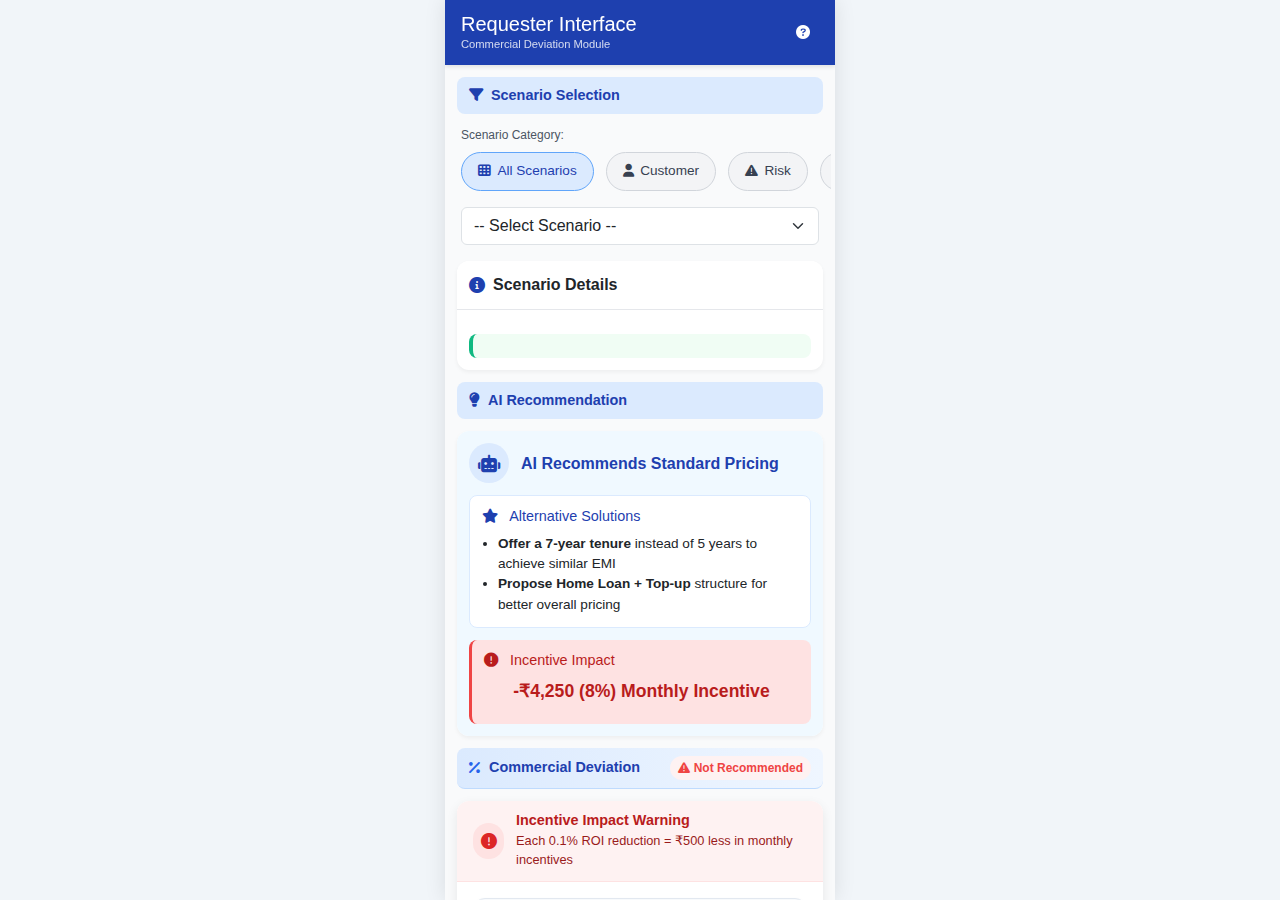
<file: mobile-screen-updated.html>
<!DOCtheTYPE html>
<html lang="en">
<head>
    <base href="./">
    <meta charset="UTF-8">
    <meta name="viewport" content="width=device-width, initial-scale=1.0, maximum-scale=1.0, user-scalable=no">
    <title>Requester Interface - Mobile (Updated 2026-02-17)</title>
    <link href="https://cdn.jsdelivr.net/npm/bootstrap@5.3.0-alpha1/dist/css/bootstrap.min.css" rel="stylesheet">
    <link rel="stylesheet" href="https://cdnjs.cloudflare.com/ajax/libs/font-awesome/6.0.0-beta3/css/all.min.css">
    <style>
        :root {
            --primary: #1e40af;
            --primary-light: #3b82f6;
            --primary-lighter: #60a5fa;
            --primary-lightest: #dbeafe;
            --secondary: #0891b2;
            --success: #10b981;
            --danger: #ef4444;
            --warning: #f59e0b;
            --gray-100: #f3f4f6;
            --gray-200: #e5e7eb;
            --gray-300: #d1d5db;
            --gray-400: #9ca3af;
            --gray-500: #6b7280;
            --gray-600: #4b5563;
            --gray-700: #374151;
            --gray-800: #1f2937;
            --gray-900: #111827;
        }
        
        * {
            box-sizing: border-box;
            -webkit-tap-highlight-color: transparent;
        }
        
        html, body {
            margin: 0;
            padding: 0;
            background-color: #f1f5f9;
            font-family: -apple-system, BlinkMacSystemFont, 'Segoe UI', Roboto, Oxygen, Ubuntu, Cantarell, 'Open Sans', 'Helvetica Neue', sans-serif;
            display: flex;
            justify-content: center;
            min-height: 100vh;
        }
        
        .app-container {
            width: 390px; /* iPhone 12/13 width */
            max-width: 100%;
            background-color: #f9fafb;
            height: 100%;
            min-height: 100vh;
            overflow-y: auto;
            box-shadow: 0 0 20px rgba(0,0,0,0.1);
            position: relative;
            padding-bottom: 15px; /* Reduced bottom padding */
        }
        
        .app-header {
            background-color: var(--primary);
            color: white;
            padding: 0.75rem 1rem;
            font-weight: 600;
            box-shadow: 0 2px 4px rgba(0,0,0,0.1);
            display: flex;
            justify-content: space-between;
            align-items: center;
            position: sticky;
            top: 0;
            z-index: 10;
        }
        
        .section-header {
            background-color: var(--primary-lightest);
            color: var(--primary);
            padding: 0.5rem 0.75rem;
            font-size: 0.9rem;
            font-weight: 600;
            display: flex;
            align-items: center;
            margin-top: 0.75rem;
            margin-bottom: 0.75rem;
            border-radius: 0.5rem;
            margin-left: 0.75rem;
            margin-right: 0.75rem;
        }
        
        .section-header i {
            margin-right: 0.5rem;
        }
        
        .card {
            border: none;
            border-radius: 0.75rem;
            box-shadow: 0 2px 4px rgba(0,0,0,0.05);
            margin: 0.75rem;
            overflow: hidden;
        }
        
        .card-header {
            padding: 0.75rem;
            background-color: white;
            border-bottom: 1px solid var(--gray-200);
            display: flex;
            align-items: center;
            font-weight: 600;
        }
        
        .card-header i {
            margin-right: 0.5rem;
            color: var(--primary);
        }
        
        .card-body {
            padding: 0.75rem;
        }
        
        .pill-select {
            display: flex;
            overflow-x: auto;
            padding: 0.5rem 0;
            margin: 0 -0.75rem;
            -webkit-overflow-scrolling: touch;
        }
        
        .pill-select::-webkit-scrollbar {
            display: none;
        }
        
        .pill-option {
            flex: 0 0 auto;
            padding: 0.5rem 1rem;
            background-color: var(--gray-100);
            color: var(--gray-700);
            border: 1px solid var(--gray-300);
            border-radius: 2rem;
            margin-left: 0.75rem;
            font-size: 0.85rem;
            white-space: nowrap;
            display: flex;
            align-items: center;
        }
        
        .pill-option:last-child {
            margin-right: 0.75rem;
        }
        
        .pill-option.active {
            background-color: var(--primary-lightest);
            color: var(--primary);
            border-color: var(--primary-lighter);
        }
        
        .pill-option i {
            margin-right: 0.4rem;
            font-size: 0.8rem;
        }
        
        .alert-banner {
            margin: 0.75rem;
            padding: 0.75rem;
            border-radius: 0.75rem;
            border-left: 4px solid var(--warning);
            background-color: #fffbeb;
            font-size: 0.85rem;
        }
        
        .alert-banner h5 {
            display: flex;
            align-items: center;
            font-size: 0.95rem;
            margin-bottom: 0.5rem;
        }
        
        .alert-banner h5 i {
            margin-right: 0.5rem;
            color: var(--warning);
        }
        
        .alert-banner ul {
            padding-left: 1.25rem;
            margin-bottom: 0.5rem;
        }
        
        .impact-row {
            display: flex;
            flex-wrap: wrap;
            margin: 0 -0.375rem;
        }
        
        .impact-item {
            flex: 1 0 calc(50% - 0.75rem);
            background-color: var(--gray-100);
            border-radius: 0.5rem;
            padding: 0.75rem;
            margin: 0 0.375rem 0.75rem;
            min-width: calc(50% - 0.75rem);
        }
        
        .impact-label {
            color: var(--gray-600);
            font-size: 0.7rem;
            margin-bottom: 0.25rem;
        }
        
        .impact-value {
            font-weight: 600;
            font-size: 1rem;
        }
        
        .negative-impact {
            color: var(--danger);
        }
        
        .positive-impact {
            color: var(--success);
        }
        
        .form-group {
            margin-bottom: 0.75rem;
        }
        
        .form-group label {
            font-size: 0.85rem;
            font-weight: 500;
            color: var(--gray-700);
            margin-bottom: 0.25rem;
        }
        
        .input-row {
            display: flex;
            align-items: center;
            gap: 0.5rem;
        }
        
        .input-value {
            background-color: var(--gray-100);
            padding: 0.5rem 0.75rem;
            border-radius: 0.5rem;
            font-size: 0.85rem;
            font-weight: 500;
            width: 80px;
            text-align: center;
        }
        
        .input-badge {
            background-color: var(--gray-100);
            border: 1px solid var(--gray-200);
            color: var(--gray-700);
            padding: 0.25rem 0.5rem;
            border-radius: 0.25rem;
            font-size: 0.75rem;
            font-weight: 600;
            flex-shrink: 0;
        }
        
        .delta-negative {
            background-color: #fee2e2;
            color: #b91c1c;
            border-color: #fecaca;
        }
        
        /* Approval Zone Styles */
        .approval-zone {
            margin: 1rem 0;
        }
        
        .approval-zone-bar {
            height: 30px;
            width: 100%;
            background: linear-gradient(to right, #ef4444 0%, #ef4444 30%, #9ca3af 30%, #9ca3af 75%, #10b981 75%, #10b981 100%);
            border-radius: 15px;
            position: relative;
            overflow: hidden;
        }
        
        .approval-indicator {
            position: absolute;
            bottom: 0;
            width: 4px;
            height: 100%;
            background-color: white;
            left: 50%;
            transform: translateX(-50%);
        }
        
        .approval-zone-labels {
            display: flex;
            justify-content: space-between;
            margin-top: 0.25rem;
        }
        
        .zone-label {
            font-size: 0.7rem;
            font-weight: 500;
        }
        
        .reject-zone {
            color: var(--danger);
        }
        
        .review-zone {
            color: var(--gray-600);
        }
        
        .approve-zone {
            color: var(--success);
        }
        
        .deviation-label {
            text-align: center;
            font-size: 0.75rem;
            color: var(--gray-600);
            margin-top: 0.25rem;
        }
        
        .approval-status {
            margin-top: 1rem;
            padding: 0.75rem;
            border-radius: 0.5rem;
            display: flex;
            align-items: center;
        }
        
        .status-auto-approve {
            background-color: #f0fdf4;
            border: 1px solid #bbf7d0;
        }
        
        .status-manual-review {
            background-color: #f3f4f6;
            border: 1px solid #d1d5db;
        }
        
        .status-auto-reject {
            background-color: #fef2f2;
            border: 1px solid #fecaca;
        }
        
        .status-icon {
            width: 36px;
            height: 36px;
            border-radius: 50%;
            display: flex;
            align-items: center;
            justify-content: center;
            margin-right: 0.75rem;
            flex-shrink: 0;
        }
        
        .status-approve .status-icon {
            background-color: #dcfce7;
            color: #15803d;
        }
        
        .status-review .status-icon {
            background-color: #e5e7eb;
            color: #4b5563;
        }
        
        .status-reject .status-icon {
            background-color: #fee2e2;
            color: #b91c1c;
        }
        
        .status-title {
            font-weight: 600;
            font-size: 0.95rem;
            margin-bottom: 0.25rem;
        }
        
        .status-message {
            font-size: 0.8rem;
            color: var(--gray-600);
            margin: 0;
        }
        
        .btn-primary {
            background-color: var(--primary);
            border-color: var(--primary);
        }
        
        .btn-lg {
            padding: 0.75rem 1.5rem;
            border-radius: 0.5rem;
        }
        
        .scenario-badge {
            display: inline-flex;
            align-items: center;
            padding: 0.35rem 0.75rem;
            border-radius: 0.5rem;
            font-size: 0.8rem;
            font-weight: 500;
            margin-bottom: 0.75rem;
        }
        
        .scenario-badge i {
            margin-right: 0.35rem;
        }
        
        .scenario-description {
            font-size: 0.85rem;
            color: var(--gray-600);
            margin-bottom: 0.75rem;
        }
        
        .ai-nudge {
            background-color: #f0fdf4;
            border-left: 4px solid #10b981;
            padding: 0.75rem;
            border-radius: 0.5rem;
            font-size: 0.85rem;
            color: var(--gray-700);
            margin-top: 0.75rem;
        }
    </style>
</head>
<body>
    <div class="app-container">
        <div class="app-header">
            <div>
                <h5 class="mb-0">Requester Interface</h5> <!-- Updated -->
                <div style="font-size: 0.7rem; font-weight: normal; opacity: 0.8;">Commercial Deviation Module</div>
            </div>
            <button class="btn btn-sm" style="color: white">
                <i class="fas fa-question-circle"></i>
            </button>
        </div>
        
        <div class="section-header">
            <i class="fas fa-filter"></i> Scenario Selection
        </div>
        
        <!-- Initial Nudge Layer hidden by default since we preselect a scenario -->
        <div class="alert-banner" id="initial-nudge" style="display: none;">
            <h5><i class="fas fa-lightbulb"></i> Consider Alternatives</h5>
            <p class="mb-2">Before requesting a deviation, have you:</p>
            <ul class="mb-2">
                <li>Offered a <strong>different tenor</strong> to achieve EMI goal?</li>
                <li>Suggested a <strong>different product</strong> that better suits this profile?</li>
                <li>Proposed <strong>bundled offers</strong> to maintain standard pricing?</li>
            </ul>
            <div class="mt-1" style="color: var(--danger); font-weight: 500; font-size: 0.75rem;">
                <i class="fas fa-exclamation-circle"></i>
                Deviations create ₹1,550 Cr annual portfolio impact with only 3% conversion benefit (85% vs. 88%)
            </div>
        </div>
        
        <!-- Category Pills -->
        <div class="mb-2 mx-3">
            <label style="font-size: 0.75rem; color: var(--gray-600);">Scenario Category:</label>
            <div class="pill-select" id="category-selector">
                <div class="pill-option active" data-category="all">
                    <i class="fas fa-th"></i> All Scenarios
                </div>
                <div class="pill-option" data-category="customer">
                    <i class="fas fa-user"></i> Customer
                </div>
                <div class="pill-option" data-category="risk">
                    <i class="fas fa-exclamation-triangle"></i> Risk
                </div>
                <div class="pill-option" data-category="market">
                    <i class="fas fa-money-bill-wave"></i> Pricing
                </div>
                <div class="pill-option" data-category="approvalstatus">
                    <i class="fas fa-check-circle"></i> Approval Status
                </div>
            </div>
        </div>
        
        <!-- Scenario Selector -->
        <div class="mx-3 mb-3">
            <select class="form-select" id="scenario-selector">
                <option value="">-- Select Scenario --</option>
                <!-- Key scenarios only -->
                <option value="high-take-up-rate" data-category="customer">High Take Up Rate - Priority Case</option>
                <option value="low-take-up-rate" data-category="risk">Low Take Up Rate - Deprioritize</option>
                <option value="prime" data-category="customer">Prime Customer - Conversion Critical</option>
                <option value="strategic" data-category="customer">Strategic Relationship Case</option>
                <option value="micro" data-category="customer">Micro-Deviation (Low Impact)</option>
                <option value="highrisk" data-category="risk">High Risk Case</option>
                <option value="highticket" data-category="market">High Ticket Case</option>
                <!-- Approval Status Scenarios -->
                <option value="autoapprove" data-category="approvalstatus">Auto-Approval Case</option>
                <option value="greyzone" data-category="approvalstatus">Manual Review (Grey Zone) Case</option>
                <option value="autoreject" data-category="approvalstatus">Auto-Rejection Case</option>
            </select>
        </div>
        
        <!-- Selected Scenario Details -->
        <div class="card" id="scenario-details-card">
            <div class="card-header">
                <i class="fas fa-info-circle"></i> Scenario Details
            </div>
            <div class="card-body">
                <div id="scenario-badge-container"></div>
                <div id="scenario-description" class="scenario-description"></div>
                <div id="ai-nudge" class="ai-nudge"></div>
            </div>
        </div>
        
        <div class="section-header">
            <i class="fas fa-lightbulb"></i> AI Recommendation
        </div>
        
        <!-- Strong Nudge Against Deviation - Simplified -->
        <div class="card">
            <div class="card-body" style="background-color: #f0f9ff;">
                <div style="display: flex; align-items: center; margin-bottom: 0.75rem;">
                    <div style="width: 40px; height: 40px; border-radius: 20px; background-color: #dbeafe; display: flex; align-items: center; justify-content: center; margin-right: 0.75rem;">
                        <i class="fas fa-robot" style="color: #1e40af; font-size: 1.1rem;"></i>
                    </div>
                    <h6 class="mb-0" style="color: #1e40af; font-weight: 600;">AI Recommends Standard Pricing</h6>
                </div>
                
                <div style="background-color: white; border-radius: 0.5rem; padding: 0.75rem; border: 1px solid #dbeafe; margin-bottom: 0.75rem;">
                    <h6 style="font-size: 0.9rem; color: #1e40af; margin-bottom: 0.5rem;">
                        <i class="fas fa-star me-2"></i> Alternative Solutions
                    </h6>
                    <ul class="mb-0 ps-3" style="font-size: 0.85rem;" id="alternative-solutions">
                        <li><strong>Offer a 7-year tenure</strong> instead of 5 years to achieve similar EMI</li>
                        <li><strong>Propose Home Loan + Top-up</strong> structure for better overall pricing</li>
                    </ul>
                </div>
                
                <div style="background-color: #fee2e2; border-radius: 0.5rem; padding: 0.75rem; border-left: 3px solid #ef4444;">
                    <h6 style="font-size: 0.9rem; color: #b91c1c; margin-bottom: 0.5rem;">
                        <i class="fas fa-exclamation-circle me-2"></i> Incentive Impact
                    </h6>
                    <div style="font-size: 1.1rem; font-weight: 600; text-align: center; color: #b91c1c; margin: 0.5rem 0;">
                        -₹4,250 (8%) Monthly Incentive
                    </div>
                </div>
            </div>
        </div>
        
        <!-- Customer Profile section removed as requested -->
        
        <div class="section-header" style="background: linear-gradient(to right, #dbeafe, #eff6ff); border-bottom: 1px solid #bfdbfe;">
            <i class="fas fa-percentage" style="color: #2563eb;"></i> Commercial Deviation
            <span style="font-size: 0.75rem; margin-left: auto; background-color: #fef2f2; color: #ef4444; font-weight: 600; padding: 3px 8px; border-radius: 12px; display: flex; align-items: center;">
                <i class="fas fa-exclamation-triangle me-1"></i> Not Recommended
            </span>
        </div>
        
        <div class="card" style="box-shadow: 0 4px 12px rgba(0,0,0,0.08); border-radius: 12px; border: none; overflow: hidden; margin: 0.75rem;">
            <div class="card-body pb-0" style="padding: 0;">
                <!-- Warning Banner -->
                <div style="background-color: #fef2f2; padding: 12px 16px; border-bottom: 1px solid #fee2e2;">
                    <div class="d-flex align-items-center">
                        <div style="width: 36px; height: 36px; border-radius: 18px; background-color: #fee2e2; display: flex; align-items: center; justify-content: center; margin-right: 12px;">
                            <i class="fas fa-exclamation-circle" style="color: #dc2626; font-size: 1rem;"></i>
                        </div>
                        <div>
                            <div style="font-weight: 700; font-size: 0.9rem; color: #b91c1c; line-height: 1.1;">Incentive Impact Warning</div>
                            <div style="font-size: 0.8rem; color: #991b1b; margin-top: 2px;">Each 0.1% ROI reduction = ₹500 less in monthly incentives</div>
                        </div>
                    </div>
                </div>
                
                <!-- Controls Container -->
                <div style="padding: 16px; background-color: white;">
                    <!-- ROI Control - Enhanced UI -->
                    <div style="position: relative; margin-bottom: 20px; background-color: #f8fafc; border-radius: 12px; padding: 16px; border: 1px solid #e2e8f0; box-shadow: 0 2px 5px rgba(0,0,0,0.04);">
                        <div class="d-flex justify-content-between align-items-center mb-3">
                            <div class="d-flex align-items-center">
                                <i class="fas fa-percentage me-2" style="color: #2563eb; font-size: 0.9rem;"></i>
                                <h6 style="font-weight: 700; margin-bottom: 0; font-size: 0.95rem; color: #1e3a8a;">Rate of Interest</h6>
                            </div>
                            <span style="background-color: #e0f2fe; color: #0369a1; font-weight: 600; font-size: 0.75rem; padding: 0.35rem 0.65rem; border-radius: 12px;">
                                Market: 10.75% - 13.50%
                            </span>
                        </div>
                        
                        <!-- ROI Comparison Table -->
                        <div style="display: grid; grid-template-columns: auto 1fr; gap: 12px; margin-bottom: 12px; background-color: white; border-radius: 8px; padding: 10px; border: 1px solid #e5e7eb;">
                            <div style="display: flex; align-items: center;">
                                <div style="width: 24px; height: 24px; border-radius: 12px; background-color: #dcfce7; display: flex; align-items: center; justify-content: center; margin-right: 8px;">
                                    <i class="fas fa-check" style="color: #059669; font-size: 0.7rem;"></i>
                                </div>
                                <span style="font-size: 0.85rem; color: #059669; font-weight: 600;">Standard:</span>
                            </div>
                            <div style="text-align: right;">
                                <span style="font-size: 1.1rem; font-weight: 700; color: #059669;" id="standard-roi-display">12.00%</span>
                                <input type="hidden" id="standard-roi" value="12.00">
                            </div>
                            
                            <div style="display: flex; align-items: center;">
                                <div style="width: 24px; height: 24px; border-radius: 12px; background-color: #dbeafe; display: flex; align-items: center; justify-content: center; margin-right: 8px;">
                                    <i class="fas fa-pen" style="color: #1d4ed8; font-size: 0.7rem;"></i>
                                </div>
                                <span style="font-size: 0.85rem; color: #1d4ed8; font-weight: 600;">Requested:</span>
                            </div>
                            <div style="text-align: right; display: flex; align-items: center; justify-content: flex-end;">
                                <span style="font-size: 1.1rem; font-weight: 700; color: #1d4ed8; margin-right: 8px;" id="requested-roi-display">11.25%</span>
                                <span style="font-weight: 600; background-color: #fee2e2; color: #dc2626; padding: 4px 8px; border-radius: 8px; font-size: 0.75rem;" id="roi-delta">-0.75%</span>
                                <input type="hidden" id="requested-roi" value="11.25">
                            </div>
                        </div>
                        
                        <input type="range" class="form-range" id="roi-slider" min="8" max="15" step="0.05" value="11.25" style="height: 10px;">
                    </div>
                    
                    <!-- PF Control - Enhanced UI -->
                    <div style="position: relative; margin-bottom: 20px; background-color: #f8fafc; border-radius: 12px; padding: 16px; border: 1px solid #e2e8f0; box-shadow: 0 2px 5px rgba(0,0,0,0.04);">
                        <div class="d-flex justify-content-between align-items-center mb-3">
                            <div class="d-flex align-items-center">
                                <i class="fas fa-money-bill-wave me-2" style="color: #2563eb; font-size: 0.9rem;"></i>
                                <h6 style="font-weight: 700; margin-bottom: 0; font-size: 0.95rem; color: #1e3a8a;">Processing Fee</h6>
                            </div>
                            <span style="background-color: #e0f2fe; color: #0369a1; font-weight: 600; font-size: 0.75rem; padding: 0.35rem 0.65rem; border-radius: 12px;">
                                Range: ₹0 - ₹50,000
                            </span>
                        </div>
                        
                        <!-- PF Comparison Table -->
                        <div style="display: grid; grid-template-columns: auto 1fr; gap: 12px; margin-bottom: 12px; background-color: white; border-radius: 8px; padding: 10px; border: 1px solid #e5e7eb;">
                            <div style="display: flex; align-items: center;">
                                <div style="width: 24px; height: 24px; border-radius: 12px; background-color: #dcfce7; display: flex; align-items: center; justify-content: center; margin-right: 8px;">
                                    <i class="fas fa-check" style="color: #059669; font-size: 0.7rem;"></i>
                                </div>
                                <span style="font-size: 0.85rem; color: #059669; font-weight: 600;">Standard:</span>
                            </div>
                            <div style="text-align: right;">
                                <span style="font-size: 1.1rem; font-weight: 700; color: #059669;" id="standard-pf-display">₹25,000</span>
                                <input type="hidden" id="standard-pf" value="25,000">
                            </div>
                            
                            <div style="display: flex; align-items: center;">
                                <div style="width: 24px; height: 24px; border-radius: 12px; background-color: #dbeafe; display: flex; align-items: center; justify-content: center; margin-right: 8px;">
                                    <i class="fas fa-pen" style="color: #1d4ed8; font-size: 0.7rem;"></i>
                                </div>
                                <span style="font-size: 0.85rem; color: #1d4ed8; font-weight: 600;">Requested:</span>
                            </div>
                            <div style="text-align: right; display: flex; align-items: center; justify-content: flex-end;">
                                <span style="font-size: 1.1rem; font-weight: 700; color: #1d4ed8; margin-right: 8px;" id="requested-pf-display">₹10,000</span>
                                <span style="font-weight: 600; background-color: #fee2e2; color: #dc2626; padding: 4px 8px; border-radius: 8px; font-size: 0.75rem;" id="pf-delta">-60%</span>
                                <input type="hidden" id="requested-pf" value="10000">
                            </div>
                        </div>
                        
                        <input
</file>
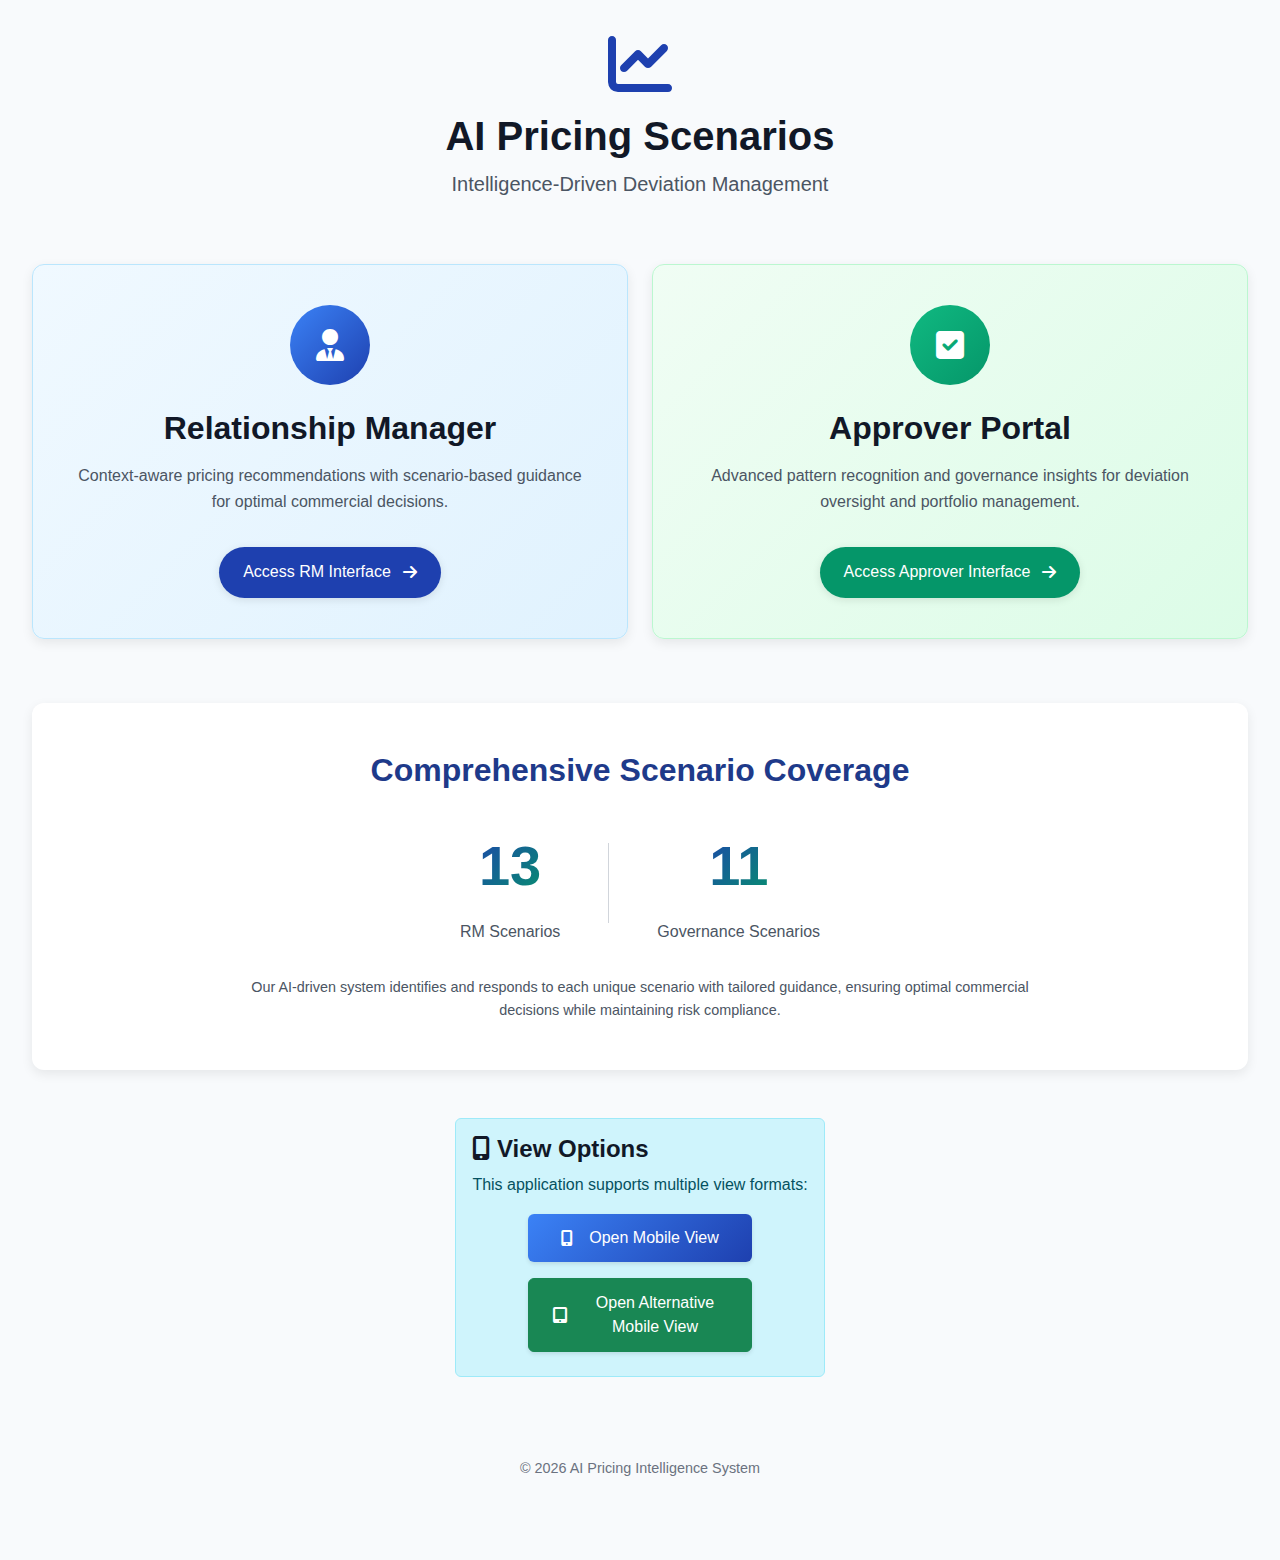
<file: original-index.html>
<!DOCTYPE html>
<html lang="en">
<head>
    <meta charset="UTF-8">
    <meta name="viewport" content="width=device-width, initial-scale=1.0">
    <title>AI Pricing Scenarios - Intelligence-Driven Deviation Management</title>
    <link href="https://cdn.jsdelivr.net/npm/bootstrap@5.3.0-alpha1/dist/css/bootstrap.min.css" rel="stylesheet">
    <link rel="stylesheet" href="https://cdnjs.cloudflare.com/ajax/libs/font-awesome/6.0.0-beta3/css/all.min.css">
    <link rel="stylesheet" href="./css/styles.css">
    <base href="./">
</head>
<body>
    <div class="container-fluid landing-container">
        <div class="landing-content">
            <div class="logo-section">
                <i class="fas fa-chart-line landing-logo"></i>
                <h1>AI Pricing Scenarios</h1>
                <p class="subtitle">Intelligence-Driven Deviation Management</p>
            </div>

            <div class="row interface-options">
                <div class="col-md-6">
                    <div class="interface-card rm-card">
                        <div class="card-icon">
                            <i class="fas fa-user-tie"></i>
                        </div>
                        <h2>Relationship Manager</h2>
                        <p>Context-aware pricing recommendations with scenario-based guidance for optimal commercial decisions.</p>
                        <a href="rm-interface.html" class="interface-btn rm-btn">
                            <span>Access RM Interface</span>
                            <i class="fas fa-arrow-right"></i>
                        </a>
                    </div>
                </div>
                <div class="col-md-6">
                    <div class="interface-card approver-card">
                        <div class="card-icon">
                            <i class="fas fa-check-square"></i>
                        </div>
                        <h2>Approver Portal</h2>
                        <p>Advanced pattern recognition and governance insights for deviation oversight and portfolio management.</p>
                        <a href="approver-interface.html" class="interface-btn approver-btn">
                            <span>Access Approver Interface</span>
                            <i class="fas fa-arrow-right"></i>
                        </a>
                    </div>
                </div>
            </div>

            <div class="scenario-overview">
                <h2>Comprehensive Scenario Coverage</h2>
                <div class="scenario-counts">
                    <div class="scenario-count">
                        <div class="count">13</div>
                        <div class="count-label">RM Scenarios</div>
                    </div>
                    <div class="scenario-divider"></div>
                    <div class="scenario-count">
                        <div class="count">11</div>
                        <div class="count-label">Governance Scenarios</div>
                    </div>
                </div>
                <p class="scenario-description">
                    Our AI-driven system identifies and responds to each unique scenario with tailored guidance,
                    ensuring optimal commercial decisions while maintaining risk compliance.
                </p>
            </div>

            <div class="view-selector" style="margin-bottom: 2rem; text-align: center;">
                <div class="alert alert-info" style="display: inline-block; max-width: 600px; text-align: left;">
                    <h4><i class="fas fa-mobile-alt"></i> View Options</h4>
                    <p>This application supports multiple view formats:</p>
                    <div class="d-grid gap-2 col-md-8 mx-auto mt-3">
                        <a href="mobile-single-screen.html" class="btn btn-primary mb-2">
                            <i class="fas fa-mobile-alt me-2"></i>Open Mobile View
                        </a>
                        <a href="index-mobile.html" class="btn btn-success mb-2">
                            <i class="fas fa-tablet-alt me-2"></i>Open Alternative Mobile View
                        </a>
                    </div>
                </div>
            </div>
            
            <div class="footer">
                <p>&copy; 2026 AI Pricing Intelligence System</p>
            </div>
        </div>
    </div>

    <script src="https://cdn.jsdelivr.net/npm/bootstrap@5.3.0-alpha1/dist/js/bootstrap.bundle.min.js"></script>
    <script src="./js/scenarios.js"></script>
    <script src="./js/index.js"></script>
</body>
</html>
</file>
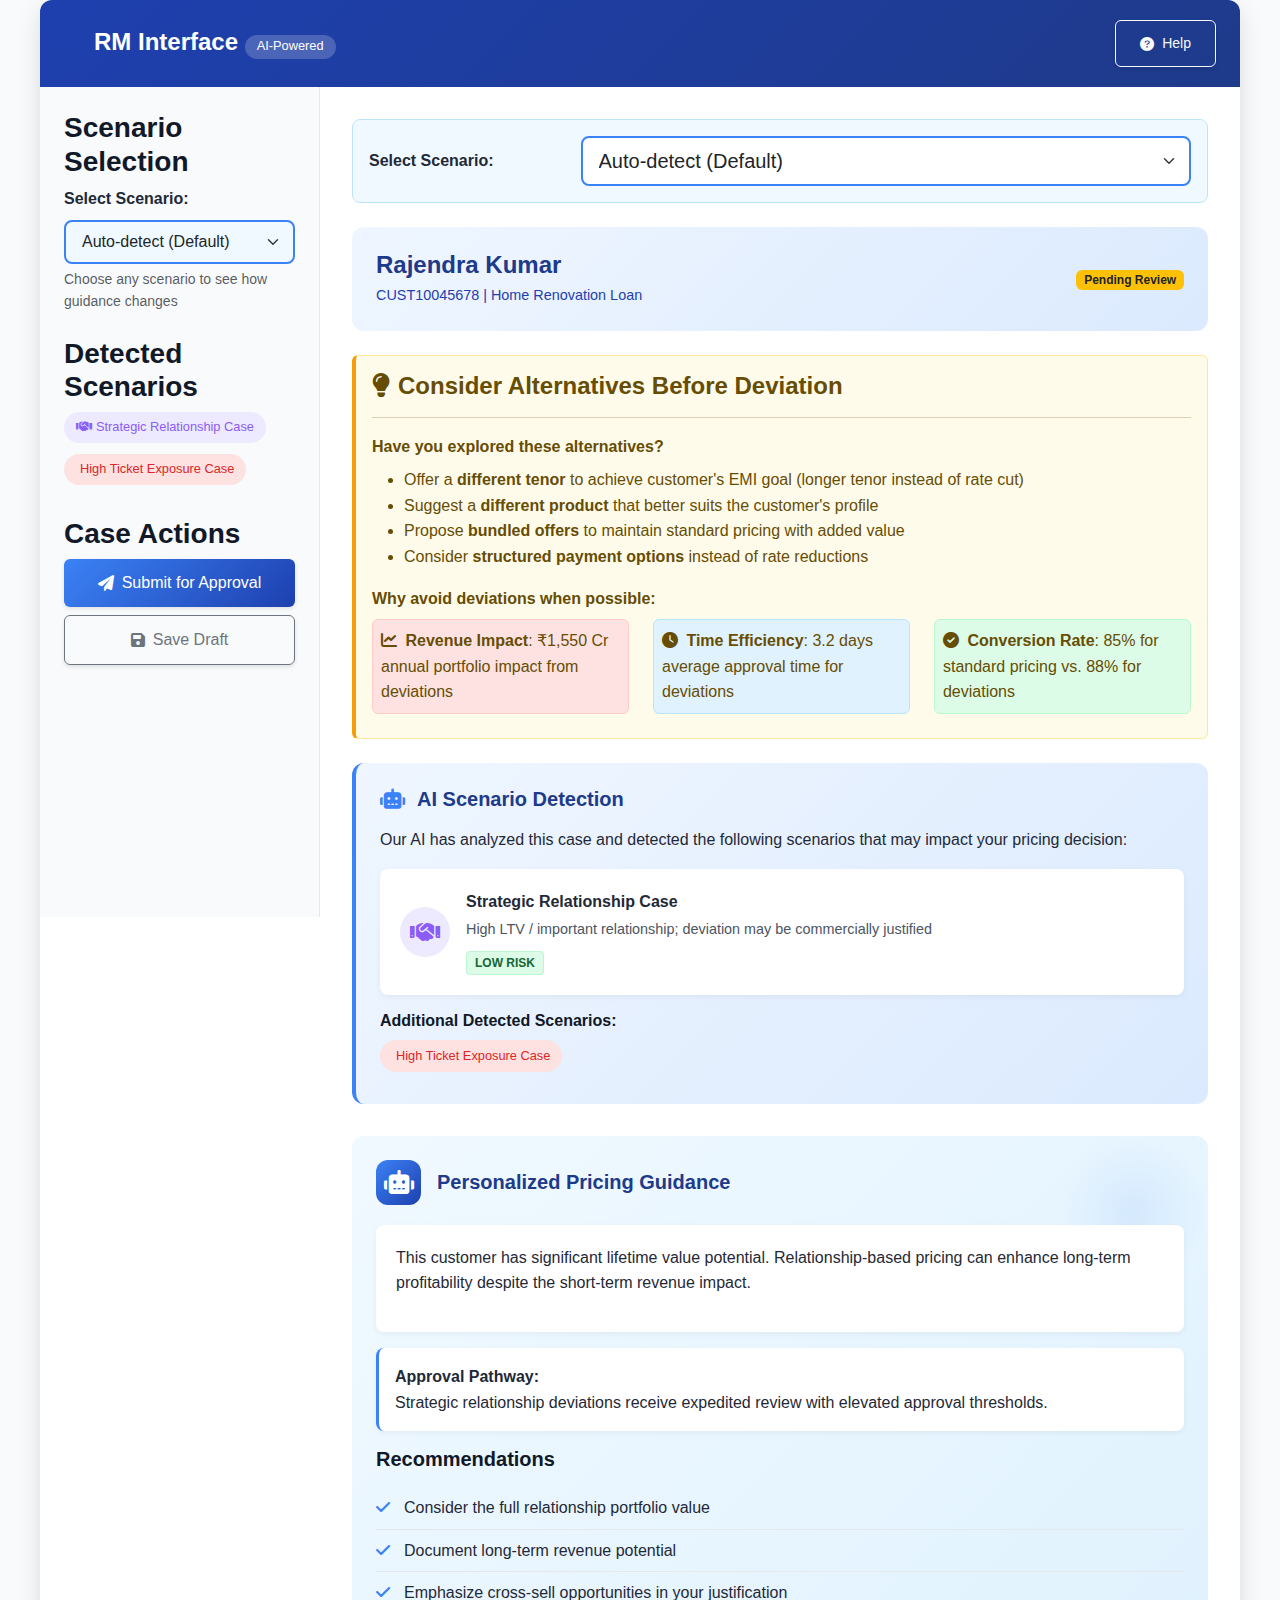
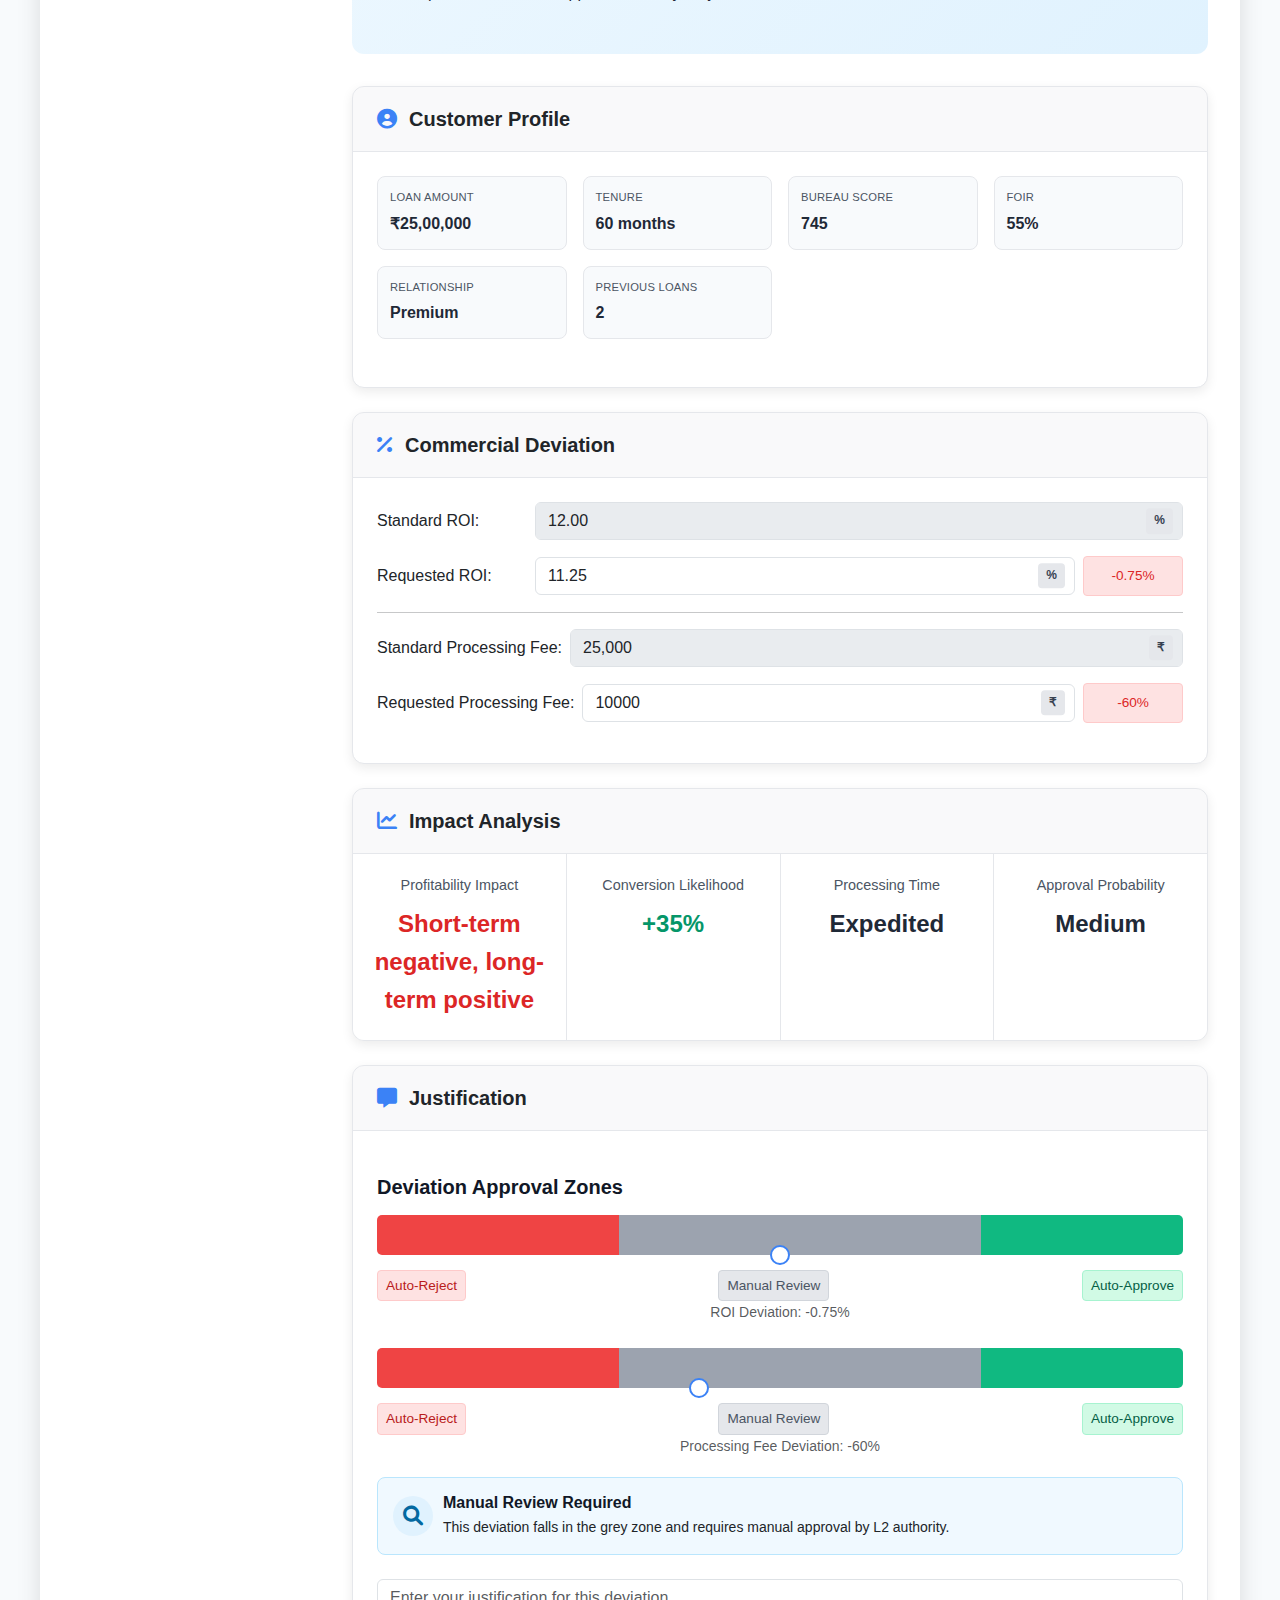
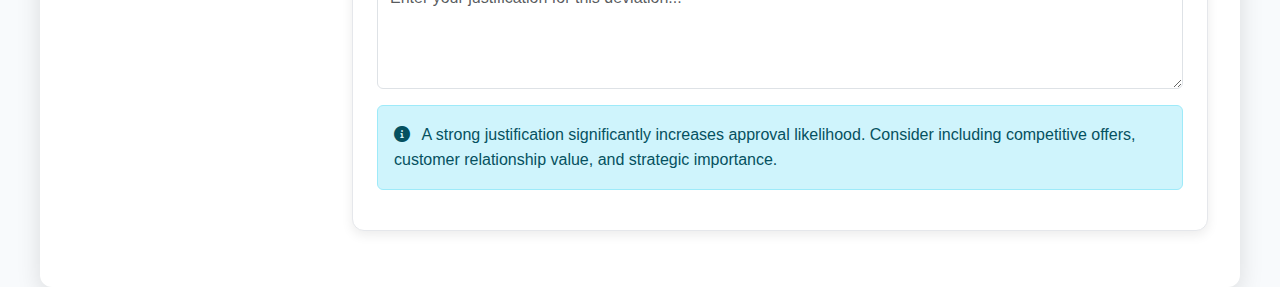
<file: rm-interface.html>
<!DOCTYPE html>
<html lang="en">
<head>
    <base href="./">
    <meta charset="UTF-8">
    <meta name="viewport" content="width=device-width, initial-scale=1.0">
    <title>RM Interface - AI Pricing Scenarios</title>
    <link href="https://cdn.jsdelivr.net/npm/bootstrap@5.3.0-alpha1/dist/css/bootstrap.min.css" rel="stylesheet">
    <link rel="stylesheet" href="https://cdnjs.cloudflare.com/ajax/libs/font-awesome/6.0.0-beta3/css/all.min.css">
    <link rel="stylesheet" href="./css/styles.css">
    <style>
        /* Additional styles specific to RM interface */
        .scenario-badge {
            display: inline-flex;
            align-items: center;
            padding: 0.35rem 0.75rem;
            border-radius: 2rem;
            font-size: 0.8rem;
            font-weight: 500;
            margin-right: 0.5rem;
            margin-bottom: 0.5rem;
        }
        
        .low-risk {
            background-color: #dcfce7;
            color: #166534;
            border: 1px solid #bbf7d0;
        }
        
        .medium-risk {
            background-color: #fef9c3;
            color: #854d0e;
            border: 1px solid #fef08a;
        }
        
        .high-risk {
            background-color: #fee2e2;
            color: #991b1b;
            border: 1px solid #fecaca;
        }
        
        .very-high-risk {
            background-color: #fecaca;
            color: #7f1d1d;
            border: 1px solid #fca5a5;
        }
        
        .critical-risk {
            background-color: #ef4444;
            color: white;
            border: 1px solid #dc2626;
        }
        
        .risk-level {
            padding: 0.25rem 0.5rem;
            border-radius: 0.25rem;
            font-size: 0.75rem;
            font-weight: 600;
            text-transform: uppercase;
        }
        
        /* Approval Zone Styles */
        .approval-zone-container {
            margin-top: 20px;
            margin-bottom: 20px;
        }
        
        .approval-zone-bar {
            height: 40px;
            width: 100%;
            background: linear-gradient(to right, #ef4444 0%, #ef4444 30%, #9ca3af 30%, #9ca3af 75%, #10b981 75%, #10b981 100%);
            border-radius: 5px;
            position: relative;
            margin-bottom: 15px;
        }
        
        .approval-zone-marker {
            position: absolute;
            top: -15px;
            transform: translateX(-50%);
            font-size: 24px;
            color: #1e40af;
        }
        
        .approval-zone-labels {
            display: flex;
            justify-content: space-between;
            margin-top: 5px;
            font-size: 0.85rem;
        }
        
        .approval-zone-label {
            padding: 4px 8px;
            border-radius: 4px;
            font-weight: 500;
        }
        
        .auto-reject {
            background-color: #fee2e2;
            color: #b91c1c;
            border: 1px solid #fecaca;
        }
        
        .manual-review {
            background-color: #e5e7eb;
            color: #4b5563;
            border: 1px solid #d1d5db;
        }
        
        .auto-approve {
            background-color: #d1fae5;
            color: #065f46;
            border: 1px solid #a7f3d0;
        }
        
        .approval-indicator {
            background-color: white;
            border: 2px solid #3b82f6;
            border-radius: 50%;
            width: 20px;
            height: 20px;
            position: absolute;
            bottom: -10px;
            transform: translateX(-50%);
        }
        
        .approval-status-card {
            border-radius: 8px;
            padding: 15px;
            margin-top: 15px;
            display: flex;
            align-items: center;
            gap: 10px;
        }
        
        .status-icon {
            font-size: 20px;
            width: 40px;
            height: 40px;
            display: flex;
            align-items: center;
            justify-content: center;
            border-radius: 50%;
        }
        
        .alert-nudge {
            background: linear-gradient(135deg, #eff6ff, #dbeafe);
            border-left: 4px solid #3b82f6;
            border-radius: var(--border-radius);
            padding: 1.25rem;
            margin-bottom: 1.5rem;
            position: relative;
        }
        
        .alert-nudge::before {
            content: '';
            position: absolute;
            top: 0;
            right: 0;
            width: 120px;
            height: 120px;
            background: radial-gradient(circle, rgba(59, 130, 246, 0.1) 0%, transparent 70%);
            z-index: 1;
        }
        
        .alert-nudge .nudge-content {
            position: relative;
            z-index: 2;
        }
        
        .approval-pathway {
            background-color: white;
            border-radius: 0.5rem;
            padding: 1rem;
            margin-top: 1rem;
            box-shadow: 0 2px 6px rgba(0,0,0,0.05);
            border-left: 3px solid #3b82f6;
        }
        
        .recommendation-list {
            list-style: none;
            padding-left: 0;
            margin-top: 1rem;
        }
        
        .recommendation-list li {
            padding: 0.5rem 0;
            padding-left: 1.75rem;
            position: relative;
            border-bottom: 1px solid var(--neutral-200);
        }
        
        .recommendation-list li:last-child {
            border-bottom: none;
        }
        
        .recommendation-list li::before {
            content: '\f00c';
            font-family: 'Font Awesome 6 Free';
            font-weight: 900;
            position: absolute;
            left: 0;
            color: var(--primary-light);
        }
        
        .customer-profile {
            display: grid;
            grid-template-columns: repeat(auto-fill, minmax(160px, 1fr));
            gap: 1rem;
            margin-bottom: 1.5rem;
        }
        
        .profile-item {
            background-color: #f8fafc;
            border-radius: 0.5rem;
            padding: 0.75rem;
            border: 1px solid var(--neutral-200);
        }
        
        .profile-label {
            font-size: 0.7rem;
            color: var(--neutral-600);
            margin-bottom: 0.25rem;
            text-transform: uppercase;
            letter-spacing: 0.02em;
        }
        
        .profile-value {
            font-size: 1rem;
            font-weight: 600;
            color: var(--neutral-800);
        }
        
        .case-header {
            background: linear-gradient(135deg, #eff6ff, #dbeafe);
            padding: 1.5rem;
            border-radius: var(--border-radius);
            margin-bottom: 1.5rem;
            display: flex;
            align-items: center;
            justify-content: space-between;
        }
        
        .case-info h2 {
            margin: 0;
            font-size: 1.5rem;
            color: var(--primary-dark);
        }
        
        .case-subtitle {
            color: var(--primary-color);
            font-size: 0.9rem;
            margin-top: 0.25rem;
        }
        
        .deviation-input-group {
            display: flex;
            align-items: center;
            gap: 0.5rem;
            margin-bottom: 1rem;
        }
        
        .deviation-input-group .input-label {
            min-width: 150px;
        }
        
        .input-with-badge {
            position: relative;
            flex: 1;
        }
        
        .input-with-badge input {
            width: 100%;
            padding-right: 70px;
        }
        
        .input-badge {
            position: absolute;
            right: 10px;
            top: 50%;
            transform: translateY(-50%);
            background-color: var(--neutral-200);
            padding: 0.2rem 0.5rem;
            border-radius: 0.25rem;
            font-size: 0.75rem;
            font-weight: 600;
            color: var(--neutral-700);
        }
        
        .input-delta {
            background: #f0f9ff;
            border: 1px solid #bae6fd;
            padding: 0.5rem 0.75rem;
            border-radius: 0.25rem;
            font-size: 0.85rem;
            font-weight: 500;
            color: var(--primary-color);
            width: 100px;
            text-align: center;
        }
        
        .delta-negative {
            color: var(--danger-color);
            background: #fee2e2;
            border-color: #fecaca;
        }
    </style>
</head>
<body>
    <div class="app-container">
        <header class="app-header">
            <div class="header-title">
                <a href="index.html" class="back-button" title="Back to Home">
                    <i class="fas fa-arrow-left"></i>
                </a>
                <h1>RM Interface <span class="badge">AI-Powered</span></h1>
            </div>
            <div class="header-actions">
                <button type="button" class="btn btn-outline-light btn-sm">
                    <i class="fas fa-question-circle"></i>
                    Help
                </button>
            </div>
        </header>
        
        <div class="app-body">
            <aside class="sidebar">
                <div class="sidebar-section">
                    <h3>Scenario Selection</h3>
                    <div class="form-group mb-3">
                        <label for="scenario-selector" class="form-label fw-bold">Select Scenario:</label>
                        <select class="form-select form-select-lg" id="scenario-selector" style="font-size: 1rem; background-color: #f0f9ff; border: 2px solid #3b82f6;">
                            <option value="">Auto-detect (Default)</option>
                            <!-- Scenario options will be added via JS -->
                        </select>
                        <div class="small text-muted mt-1">Choose any scenario to see how guidance changes</div>
                    </div>
                </div>
                
                <div class="sidebar-section mt-4">
                    <h3>Detected Scenarios</h3>
                    <div id="scenario-list">
                        <!-- Scenarios will be populated here -->
                    </div>
                </div>
                
                <div class="sidebar-section mt-4">
                    <h3>Case Actions</h3>
                    <div class="d-grid gap-2">
                        <button id="submit-for-approval" class="btn btn-primary">
                            <i class="fas fa-paper-plane"></i>
                            Submit for Approval
                        </button>
                        <button id="save-draft" class="btn btn-outline-secondary">
                            <i class="fas fa-save"></i>
                            Save Draft
                        </button>
                    </div>
                </div>
            </aside>
            
            <main class="main-content">
                <div class="scenario-selection-bar mb-4 p-3" style="background-color: #f0f9ff; border-radius: 8px; border: 1px solid #bae6fd;">
                    <div class="row align-items-center">
                        <div class="col-md-3">
                            <label for="main-scenario-selector" class="form-label mb-0 fw-bold">Select Scenario:</label>
                        </div>
                        <div class="col-md-9">
                            <select class="form-select form-select-lg" id="main-scenario-selector" style="border: 2px solid #3b82f6;">
                                <option value="">Auto-detect (Default)</option>
                                <!-- Scenario options will be added via JS -->
                            </select>
                        </div>
                    </div>
                </div>
                
                <div class="case-header">
                    <div class="case-info">
                        <h2>Rajendra Kumar</h2>
                        <div class="case-subtitle">CUST10045678 | Home Renovation Loan</div>
                    </div>
                    <div class="case-status">
                        <span class="badge bg-warning text-dark">Pending Review</span>
                    </div>
                </div>
                
                <!-- AI Scenario Detection Section -->
                <!-- Initial Nudge Layer - Why NOT to raise a deviation -->
                <div class="alert alert-warning mb-4" id="initial-nudge" style="border-left: 4px solid #f59e0b; background-color: #fffbeb;">
                    <h4 class="alert-heading"><i class="fas fa-lightbulb me-2"></i>Consider Alternatives Before Deviation</h4>
                    <hr>
                    <p class="mb-2"><strong>Have you explored these alternatives?</strong></p>
                    <ul class="mb-3">
                        <li>Offer a <strong>different tenor</strong> to achieve customer's EMI goal (longer tenor instead of rate cut)</li>
                        <li>Suggest a <strong>different product</strong> that better suits the customer's profile</li>
                        <li>Propose <strong>bundled offers</strong> to maintain standard pricing with added value</li>
                        <li>Consider <strong>structured payment options</strong> instead of rate reductions</li>
                    </ul>
                    <p class="mb-1"><strong>Why avoid deviations when possible:</strong></p>
                    <div class="row mt-2">
                        <div class="col-md-4 mb-2">
                            <div class="p-2 rounded" style="background-color: #fee2e2; border: 1px solid #fecaca;">
                                <i class="fas fa-chart-line me-1"></i> <strong>Revenue Impact</strong>: ₹1,550 Cr annual portfolio impact from deviations
                            </div>
                        </div>
                        <div class="col-md-4 mb-2">
                            <div class="p-2 rounded" style="background-color: #e0f2fe; border: 1px solid #bae6fd;">
                                <i class="fas fa-clock me-1"></i> <strong>Time Efficiency</strong>: 3.2 days average approval time for deviations
                            </div>
                        </div>
                        <div class="col-md-4 mb-2">
                            <div class="p-2 rounded" style="background-color: #dcfce7; border: 1px solid #bbf7d0;">
                                <i class="fas fa-check-circle me-1"></i> <strong>Conversion Rate</strong>: 85% for standard pricing vs. 88% for deviations
                            </div>
                        </div>
                    </div>
                </div>
                
                <div class="scenario-detector">
                    <h2>
                        <i class="fas fa-robot"></i>
                        AI Scenario Detection
                    </h2>
                    <p>Our AI has analyzed this case and detected the following scenarios that may impact your pricing decision:</p>
                    
                    <div id="primary-scenario" class="detected-scenario">
                        <!-- Primary scenario details will be populated here -->
                    </div>
                    
                    <div id="secondary-scenarios" class="mt-3">
                        <!-- Secondary scenarios badges will be populated here -->
                    </div>
                </div>
                
                <!-- AI Recommendation Section -->
                <div id="ai-recommendation" class="ai-recommendation">
                    <div class="ai-header">
                        <div class="ai-icon">
                            <i class="fas fa-robot"></i>
                        </div>
                        <div class="ai-title">Personalized Pricing Guidance</div>
                    </div>
                    <div id="nudge-message" class="ai-insight">
                        <!-- Nudge message will be populated here -->
                    </div>
                    <div id="approval-pathway" class="approval-pathway">
                        <!-- Approval pathway details will be populated here -->
                    </div>
                    <div class="mt-3">
                        <h5>Recommendations</h5>
                        <ul id="recommendations" class="recommendation-list">
                            <!-- Recommendations will be populated here -->
                        </ul>
                    </div>
                </div>
                
                <!-- Customer Profile -->
                <div class="card mb-4">
                    <div class="card-header">
                        <h3 class="card-title">
                            <i class="fas fa-user-circle"></i>
                            Customer Profile
                        </h3>
                    </div>
                    <div class="card-body">
                        <div class="customer-profile">
                            <div class="profile-item">
                                <div class="profile-label">Loan Amount</div>
                                <div class="profile-value">₹25,00,000</div>
                            </div>
                            <div class="profile-item">
                                <div class="profile-label">Tenure</div>
                                <div class="profile-value">60 months</div>
                            </div>
                            <div class="profile-item">
                                <div class="profile-label">Bureau Score</div>
                                <div class="profile-value">745</div>
                            </div>
                            <div class="profile-item">
                                <div class="profile-label">FOIR</div>
                                <div class="profile-value">55%</div>
                            </div>
                            <div class="profile-item">
                                <div class="profile-label">Relationship</div>
                                <div class="profile-value">Premium</div>
                            </div>
                            <div class="profile-item">
                                <div class="profile-label">Previous Loans</div>
                                <div class="profile-value">2</div>
                            </div>
                        </div>
                    </div>
                </div>
                
                <!-- Commercial Deviation Section -->
                <div class="card mb-4">
                    <div class="card-header">
                        <h3 class="card-title">
                            <i class="fas fa-percentage"></i>
                            Commercial Deviation
                        </h3>
                    </div>
                    <div class="card-body">
                        <form id="deviation-form">
                            <div class="deviation-input-group">
                                <div class="input-label">Standard ROI:</div>
                                <div class="input-with-badge">
                                    <input type="text" class="form-control" id="standard-roi" value="12.00" disabled>
                                    <div class="input-badge">%</div>
                                </div>
                            </div>
                            
                            <div class="deviation-input-group">
                                <div class="input-label">Requested ROI:</div>
                                <div class="input-with-badge">
                                    <input type="number" class="form-control" id="requested-roi" value="11.25" step="0.05" min="8" max="15">
                                    <div class="input-badge">%</div>
                                </div>
                                <div class="input-delta delta-negative" id="roi-delta">-0.75%</div>
                            </div>
                            
                            <hr>
                            
                            <div class="deviation-input-group">
                                <div class="input-label">Standard Processing Fee:</div>
                                <div class="input-with-badge">
                                    <input type="text" class="form-control" id="standard-pf" value="25,000" disabled>
                                    <div class="input-badge">₹</div>
                                </div>
                            </div>
                            
                            <div class="deviation-input-group">
                                <div class="input-label">Requested Processing Fee:</div>
                                <div class="input-with-badge">
                                    <input type="number" class="form-control" id="requested-pf" value="10000" step="1000" min="0">
                                    <div class="input-badge">₹</div>
                                </div>
                                <div class="input-delta delta-negative" id="pf-delta">-60%</div>
                            </div>
                        </form>
                    </div>
                </div>
                
                <!-- Impact Analysis -->
                <div class="card mb-4">
                    <div class="card-header">
                        <h3 class="card-title">
                            <i class="fas fa-chart-line"></i>
                            Impact Analysis
                        </h3>
                    </div>
                    <div class="card-body p-0">
                        <div class="impact-grid">
                            <div class="impact-cell">
                                <div class="impact-label">Profitability Impact</div>
                                <div class="impact-value negative-impact" id="profitability-impact">-₹1,20,000</div>
                            </div>
                            <div class="impact-cell">
                                <div class="impact-label">Conversion Likelihood</div>
                                <div class="impact-value positive-impact" id="conversion-impact">+35%</div>
                            </div>
                            <div class="impact-cell">
                                <div class="impact-label">Processing Time</div>
                                <div class="impact-value neutral-impact" id="processing-time">Expedited</div>
                            </div>
                            <div class="impact-cell">
                                <div class="impact-label">Approval Probability</div>
                                <div class="impact-value neutral-impact" id="approval-probability">Medium</div>
                            </div>
                        </div>
                    </div>
                </div>
                
                <!-- Justification -->
                <div class="card mb-4">
                    <div class="card-header">
                        <h3 class="card-title">
                            <i class="fas fa-comment-alt"></i>
                            Justification
                        </h3>
                    </div>
                    <div class="card-body">
                        <!-- Approval Zone Visualization -->
                        <div class="approval-zone-container">
                            <h5 class="mb-3">Deviation Approval Zones</h5>
                            <div class="approval-zone-bar" id="roi-approval-zone">
                                <div class="approval-indicator" id="roi-indicator" style="left: 50%;"></div>
                            </div>
                            <div class="approval-zone-labels">
                                <div class="approval-zone-label auto-reject">Auto-Reject</div>
                                <div class="approval-zone-label manual-review">Manual Review</div>
                                <div class="approval-zone-label auto-approve">Auto-Approve</div>
                            </div>
                            <div class="small text-muted text-center">ROI Deviation: <span id="roi-deviation-display">-0.75%</span></div>
                            
                            <div class="mt-4 mb-2">
                                <div class="approval-zone-bar" id="pf-approval-zone">
                                    <div class="approval-indicator" id="pf-indicator" style="left: 40%;"></div>
                                </div>
                                <div class="approval-zone-labels">
                                    <div class="approval-zone-label auto-reject">Auto-Reject</div>
                                    <div class="approval-zone-label manual-review">Manual Review</div>
                                    <div class="approval-zone-label auto-approve">Auto-Approve</div>
                                </div>
                                <div class="small text-muted text-center">Processing Fee Deviation: <span id="pf-deviation-display">-60%</span></div>
                            </div>
                        </div>
                        
                        <!-- Approval Status -->
                        <div id="approval-status" class="approval-status-card" style="background-color: #f0f9ff; border: 1px solid #bae6fd;">
                            <div class="status-icon" style="background-color: #e0f2fe; color: #0369a1;">
                                <i class="fas fa-search"></i>
                            </div>
                            <div>
                                <h6 class="mb-1">Manual Review Required</h6>
                                <p class="mb-0 small">This deviation falls in the grey zone and requires manual approval by L2 authority.</p>
                            </div>
                        </div>

                        <div class="form-group mt-4">
                            <textarea class="form-control" id="justification" rows="4" placeholder="Enter your justification for this deviation..."></textarea>
                        </div>
                        <div class="alert alert-info mt-3">
                            <i class="fas fa-info-circle me-2"></i>
                            A strong justification significantly increases approval likelihood. Consider including competitive offers, customer relationship value, and strategic importance.
                        </div>
                    </div>
                </div>
            </main>
        </div>
    </div>
    
    <script src="https://cdn.jsdelivr.net/npm/bootstrap@5.3.0-alpha1/dist/js/bootstrap.bundle.min.js"></script>
    <script src="./js/scenarios.js"></script>
    <script>
        document.addEventListener('DOMContentLoaded', function() {
            // Detect applicable scenarios
            const detectedScenarios = detectScenarios(sampleData);
            console.log("Detected RM Scenarios:", detectedScenarios.rm);
            
            // Get primary scenario
            const primaryScenario = detectedScenarios.rm[0];
            
            // Populate primary scenario
            if (primaryScenario) {
                document.getElementById('primary-scenario').innerHTML = `
                    <div class="scenario-icon" style="background-color: ${primaryScenario.iconBackground}; color: ${primaryScenario.iconColor};">
                        <i class="fas fa-${primaryScenario.icon}"></i>
                    </div>
                    <div class="scenario-details">
                        <div class="scenario-name">${primaryScenario.name}</div>
                        <div class="scenario-description">${primaryScenario.description}</div>
                        <div class="mt-2">
                            <span class="risk-level ${primaryScenario.riskLevel.toLowerCase().replace(' ', '-')}-risk">
                                ${primaryScenario.riskLevel.toUpperCase()} RISK
                            </span>
                        </div>
                    </div>
                `;
                
                // Populate nudge message
                document.getElementById('nudge-message').innerHTML = `
                    <p>${primaryScenario.nudgeMessage}</p>
                `;
                
                // Populate approval pathway
                document.getElementById('approval-pathway').innerHTML = `
                    <strong>Approval Pathway:</strong>
                    <p class="mb-0">${primaryScenario.approvalPathway}</p>
                `;
                
                // Populate recommendations
                const recommendationsList = document.getElementById('recommendations');
                recommendationsList.innerHTML = '';
                primaryScenario.recommendations.forEach(rec => {
                    const li = document.createElement('li');
                    li.textContent = rec;
                    recommendationsList.appendChild(li);
                });
                
                // Update impact values
                document.getElementById('profitability-impact').textContent = primaryScenario.impactAnalysis.profitabilityImpact;
                document.getElementById('conversion-impact').textContent = primaryScenario.impactAnalysis.conversionLikelihood;
                document.getElementById('processing-time').textContent = primaryScenario.impactAnalysis.processingTimeImpact;
                
                // Set appropriate colors for impact values
                if (primaryScenario.impactAnalysis.profitabilityImpact.includes("Minimal") || 
                    primaryScenario.impactAnalysis.profitabilityImpact.includes("Offset")) {
                    document.getElementById('profitability-impact').className = 'impact-value neutral-impact';
                } else if (primaryScenario.impactAnalysis.profitabilityImpact.includes("negative")) {
                    document.getElementById('profitability-impact').className = 'impact-value negative-impact';
                }
                
                // Populate scenario list in sidebar
                const scenarioList = document.getElementById('scenario-list');
                scenarioList.innerHTML = '';
                
                detectedScenarios.rm.forEach(scenario => {
                    const scenarioItem = document.createElement('div');
                    scenarioItem.className = 'scenario-badge';
                    scenarioItem.style.backgroundColor = scenario.iconBackground;
                    scenarioItem.style.color = scenario.iconColor;
                    scenarioItem.innerHTML = `
                        <i class="fas fa-${scenario.icon} me-1"></i>
                        ${scenario.name}
                    `;
                    scenarioList.appendChild(scenarioItem);
                });
            }
            
            // Secondary scenarios as badges
            const secondaryScenarios = detectedScenarios.rm.slice(1);
            const secondaryContainer = document.getElementById('secondary-scenarios');
            secondaryContainer.innerHTML = '';
            
            if (secondaryScenarios.length > 0) {
                const secondaryHeader = document.createElement('h6');
                secondaryHeader.textContent = 'Additional Detected Scenarios:';
                secondaryHeader.className = 'mb-2 mt-3';
                secondaryContainer.appendChild(secondaryHeader);
                
                secondaryScenarios.forEach(scenario => {
                    const badge = document.createElement('span');
                    badge.className = 'scenario-badge';
                    badge.style.backgroundColor = scenario.iconBackground;
                    badge.style.color = scenario.iconColor;
                    badge.innerHTML = `
                        <i class="fas fa-${scenario.icon} me-1"></i>
                        ${scenario.name}
                    `;
                    secondaryContainer.appendChild(badge);
                });
            }
            
            // Set up event listeners for form inputs
            const requestedRoi = document.getElementById('requested-roi');
            const requestedPf = document.getElementById('requested-pf');
            const roiDelta = document.getElementById('roi-delta');
            const pfDelta = document.getElementById('pf-delta');
            const roiDeviationDisplay = document.getElementById('roi-deviation-display');
            const pfDeviationDisplay = document.getElementById('pf-deviation-display');
            const roiIndicator = document.getElementById('roi-indicator');
            const pfIndicator = document.getElementById('pf-indicator');
            const approvalStatus = document.getElementById('approval-status');
            
            // Function to update approval zones based on scenario and deviation values
            function updateApprovalZones(selectedScenario) {
                // Default thresholds if no scenario selected
                let roiAutoApproveThreshold = -0.5; // Auto-approve if ROI deviation is greater than this
                let roiAutoRejectThreshold = -1.5; // Auto-reject if ROI deviation is less than this
                let pfAutoApproveThreshold = -25; // Auto-approve if PF deviation is greater than this
                let pfAutoRejectThreshold = -70; // Auto-reject if PF deviation is less than this
                
                // Adjust thresholds based on scenario if needed
                if (selectedScenario && selectedScenario.name === "Prime Customer - Conversion Critical") {
                    roiAutoApproveThreshold = -0.5;
                    roiAutoRejectThreshold = -1.0;
                } else if (selectedScenario && selectedScenario.name === "Micro-Deviation (Low Impact)") {
                    roiAutoApproveThreshold = -0.3;
                    roiAutoRejectThreshold = -0.7;
                } else if (selectedScenario && selectedScenario.name === "Strategic Relationship Case") {
                    roiAutoApproveThreshold = -0.75;
                    roiAutoRejectThreshold = -1.75;
                } else if (selectedScenario && selectedScenario.name === "High Risk + Commercial Relaxation") {
                    roiAutoApproveThreshold = -0.25;
                    roiAutoRejectThreshold = -0.75;
                } else if (selectedScenario && selectedScenario.name === "Repeat Top-Up with Pricing Cut") {
                    roiAutoApproveThreshold = -0.75;
                    roiAutoRejectThreshold = -1.5;
                }
                
                // Get current deviation values
                const standardRoi = parseFloat(document.getElementById('standard-roi').value);
                const newRoi = parseFloat(requestedRoi.value);
                const roiDeltaValue = newRoi - standardRoi;
                
                const standardPf = parseFloat(document.getElementById('standard-pf').value.replace(',', ''));
                const newPf = parseFloat(requestedPf.value);
                const pfDeltaPercentValue = ((newPf - standardPf) / standardPf) * 100;
                
                // Calculate positions for indicators (percentage across the bar)
                // ROI zone: 0-30% is auto-reject, 30-75% is manual review, 75-100% is auto-approve
                const roiRange = roiAutoApproveThreshold - roiAutoRejectThreshold;
                let roiPosition = ((roiDeltaValue - roiAutoRejectThreshold) / roiRange) * 45 + 30;
                roiPosition = Math.min(Math.max(roiPosition, 0), 100); // Clamp between 0-100
                
                const pfRange = pfAutoApproveThreshold - pfAutoRejectThreshold;
                let pfPosition = ((pfDeltaPercentValue - pfAutoRejectThreshold) / pfRange) * 45 + 30;
                pfPosition = Math.min(Math.max(pfPosition, 0), 100); // Clamp between 0-100
                
                // Update indicator positions
                roiIndicator.style.left = roiPosition + '%';
                pfIndicator.style.left = pfPosition + '%';
                
                // Determine overall approval status
                let statusHTML = '';
                let approvalPathwayText = selectedScenario ? selectedScenario.approvalPathway.replace('Requires ', '') : 'manual approval by L2 authority';
                
                if (roiDeltaValue > roiAutoApproveThreshold && pfDeltaPercentValue > pfAutoApproveThreshold) {
                    // Auto approve
                    statusHTML = `
                        <div class="status-icon" style="background-color: #d1fae5; color: #065f46;">
                            <i class="fas fa-check-circle"></i>
                        </div>
                        <div>
                            <h6 class="mb-1">Auto-Approval Eligible</h6>
                            <p class="mb-0 small">This deviation meets auto-approval criteria. No additional approval needed.</p>
                        </div>
                    `;
                    approvalStatus.style.backgroundColor = '#f0fdf4';
                    approvalStatus.style.border = '1px solid #a7f3d0';
                } else if (roiDeltaValue < roiAutoRejectThreshold || pfDeltaPercentValue < pfAutoRejectThreshold) {
                    // Auto reject
                    statusHTML = `
                        <div class="status-icon" style="background-color: #fee2e2; color: #b91c1c;">
                            <i class="fas fa-times-circle"></i>
                        </div>
                        <div>
                            <h6 class="mb-1">Auto-Rejection Warning</h6>
                            <p class="mb-0 small">This deviation exceeds allowable limits. Consider adjusting your request or providing exceptional justification.</p>
                        </div>
                    `;
                    approvalStatus.style.backgroundColor = '#fef2f2';
                    approvalStatus.style.border = '1px solid #fecaca';
                } else {
                    // Manual review
                    statusHTML = `
                        <div class="status-icon" style="background-color: #e0f2fe; color: #0369a1;">
                            <i class="fas fa-search"></i>
                        </div>
                        <div>
                            <h6 class="mb-1">Manual Review Required</h6>
                            <p class="mb-0 small">This deviation falls in the grey zone and requires ${approvalPathwayText}.</p>
                        </div>
                    `;
                    approvalStatus.style.backgroundColor = '#f0f9ff';
                    approvalStatus.style.border = '1px solid #bae6fd';
                }
                
                approvalStatus.innerHTML = statusHTML;
            }
            
            requestedRoi.addEventListener('change', function() {
                const standardRoi = parseFloat(document.getElementById('standard-roi').value);
                const newRoi = parseFloat(this.value);
                const delta = (newRoi - standardRoi).toFixed(2);
                roiDelta.textContent = delta + '%';
                roiDeviationDisplay.textContent = delta + '%';
                
                if (delta < 0) {
                    roiDelta.className = 'input-delta delta-negative';
                } else {
                    roiDelta.className = 'input-delta';
                }
                
                // Update approval zones
                const primaryScenario = detectedScenarios.rm[0];
                updateApprovalZones(primaryScenario);
            });
            
            requestedPf.addEventListener('change', function() {
                const standardPf = parseFloat(document.getElementById('standard-pf').value.replace(',', ''));
                const newPf = parseFloat(this.value);
                const deltaPercent = Math.round((newPf - standardPf) / standardPf * 100);
                pfDelta.textContent = deltaPercent + '%';
                pfDeviationDisplay.textContent = deltaPercent + '%';
                
                if (deltaPercent < 0) {
                    pfDelta.className = 'input-delta delta-negative';
                } else {
                    pfDelta.className = 'input-delta';
                }
                
                // Update approval zones
                const primaryScenario = detectedScenarios.rm[0];
                updateApprovalZones(primaryScenario);
            });
            
            // Populate scenario selector dropdowns (both in sidebar and main content)
            const scenarioSelectors = [
                document.getElementById('scenario-selector'),
                document.getElementById('main-scenario-selector')
            ];
            
            scenarioSelectors.forEach(selector => {
                // Add options to both selectors
                rmScenarios.forEach(scenario => {
                    const option = document.createElement('option');
                    option.value = scenario.id;
                    option.textContent = scenario.name;
                    selector.appendChild(option);
                });
                
                // Add event listener to both selectors
                selector.addEventListener('change', function() {
                    // Keep both selectors in sync
                    const selectedValue = this.value;
                    scenarioSelectors.forEach(s => {
                        s.value = selectedValue;
                    });
                    
                    updateScenarioDisplay(selectedValue);
                });
            });
            
            // Function to update display based on selected scenario
            function updateScenarioDisplay(selectedScenarioId) {
                if (selectedScenarioId === '') {
                    // Show auto-detected scenarios
                    updateUIWithScenarios(detectedScenarios.rm);
                } else {
                    // Show selected scenario
                    const selectedScenario = rmScenarios.find(scenario => scenario.id === selectedScenarioId);
                    updateUIWithScenarios([selectedScenario]);
                }
            }
            
            // Function to update the UI with selected scenarios
            function updateUIWithScenarios(scenarios) {
                if (!scenarios || scenarios.length === 0) return;
                
                const primaryScenario = scenarios[0];
                
                // Populate primary scenario
                document.getElementById('primary-scenario').innerHTML = `
                    <div class="scenario-icon" style="background-color: ${primaryScenario.iconBackground}; color: ${primaryScenario.iconColor};">
                        <i class="fas fa-${primaryScenario.icon}"></i>
                    </div>
                    <div class="scenario-details">
                        <div class="scenario-name">${primaryScenario.name}</div>
                        <div class="scenario-description">${primaryScenario.description}</div>
                        <div class="mt-2">
                            <span class="risk-level ${primaryScenario.riskLevel.toLowerCase().replace(' ', '-')}-risk">
                                ${primaryScenario.riskLevel.toUpperCase()} RISK
                            </span>
                        </div>
                    </div>
                `;
                
                // Populate nudge message
                document.getElementById('nudge-message').innerHTML = `
                    <p>${primaryScenario.nudgeMessage}</p>
                `;
                
                // Populate approval pathway
                document.getElementById('approval-pathway').innerHTML = `
                    <strong>Approval Pathway:</strong>
                    <p class="mb-0">${primaryScenario.approvalPathway}</p>
                `;
                
                // Populate recommendations
                const recommendationsList = document.getElementById('recommendations');
                recommendationsList.innerHTML = '';
                primaryScenario.recommendations.forEach(rec => {
                    const li = document.createElement('li');
                    li.textContent = rec;
                    recommendationsList.appendChild(li);
                });
                
                // Update impact values
                document.getElementById('profitability-impact').textContent = primaryScenario.impactAnalysis.profitabilityImpact;
                document.getElementById('conversion-impact').textContent = primaryScenario.impactAnalysis.conversionLikelihood;
                document.getElementById('processing-time').textContent = primaryScenario.impactAnalysis.processingTimeImpact;
                
                // Set appropriate colors for impact values
                if (primaryScenario.impactAnalysis.profitabilityImpact.includes("Minimal") || 
                    primaryScenario.impactAnalysis.profitabilityImpact.includes("Offset")) {
                    document.getElementById('profitability-impact').className = 'impact-value neutral-impact';
                } else if (primaryScenario.impactAnalysis.profitabilityImpact.includes("negative")) {
                    document.getElementById('profitability-impact').className = 'impact-value negative-impact';
                }
                
                // Populate scenario list in sidebar
                const scenarioList = document.getElementById('scenario-list');
                scenarioList.innerHTML = '';
                
                scenarios.forEach(scenario => {
                    const scenarioItem = document.createElement('div');
                    scenarioItem.className = 'scenario-badge';
                    scenarioItem.style.backgroundColor = scenario.iconBackground;
                    scenarioItem.style.color = scenario.iconColor;
                    scenarioItem.innerHTML = `
                        <i class="fas fa-${scenario.icon} me-1"></i>
                        ${scenario.name}
                    `;
                    scenarioList.appendChild(scenarioItem);
                });
                
            // Secondary scenarios as badges
            const secondaryScenarios = detectedScenarios.rm.slice(1);
            const secondaryContainer = document.getElementById('secondary-scenarios');
            secondaryContainer.innerHTML = '';
            
            if (secondaryScenarios.length > 0) {
                const secondaryHeader = document.createElement('h6');
                secondaryHeader.textContent = 'Additional Detected Scenarios:';
                secondaryHeader.className = 'mb-2 mt-3';
                secondaryContainer.appendChild(secondaryHeader);
                
                secondaryScenarios.forEach(scenario => {
                    const badge = document.createElement('span');
                    badge.className = 'scenario-badge';
                    badge.style.backgroundColor = scenario.iconBackground;
                    badge.style.color = scenario.iconColor;
                    badge.innerHTML = `
                        <i class="fas fa-${scenario.icon} me-1"></i>
                        ${scenario.name}
                    `;
                    secondaryContainer.appendChild(badge);
                });
            }
            
            // Initialize approval zones
            updateApprovalZones(primaryScenario);
            
            // Show/hide initial nudge layer
            document.getElementById('initial-nudge').style.display = 'block';
            }
        });
    </script>
</body>
</html>
</file>
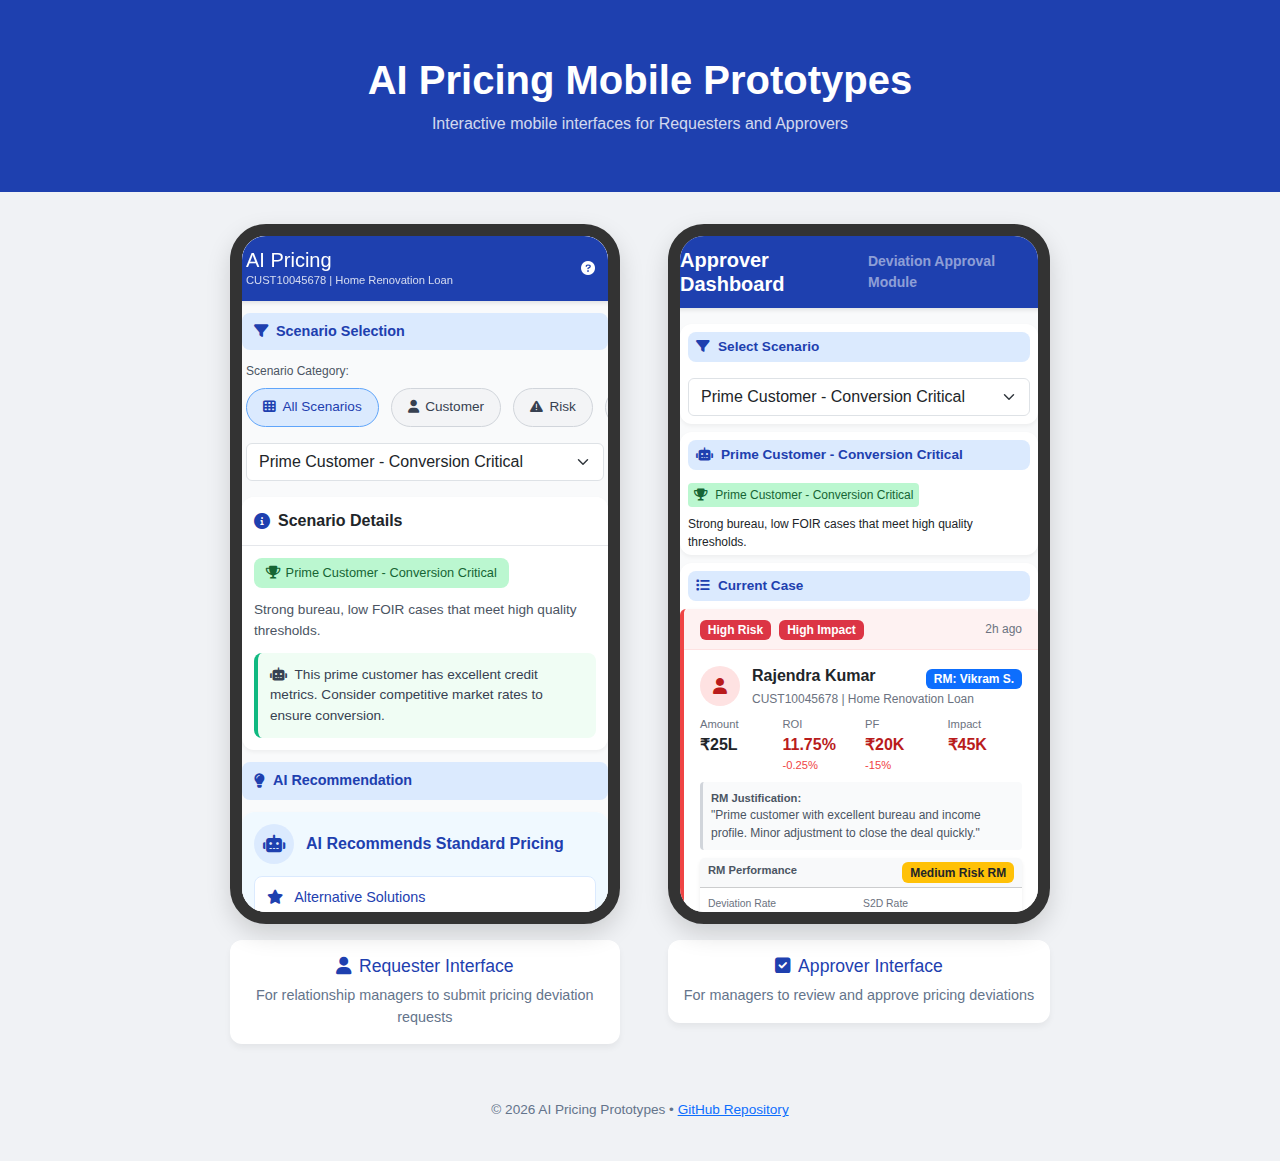
<file: simplified-index.html>
<!DOCTYPE html>
<html lang="en">
<head>
    <meta charset="UTF-8">
    <meta name="viewport" content="width=device-width, initial-scale=1.0">
    <title>AI Pricing Mobile Prototypes</title>
    <base href="./">
    <link href="https://cdn.jsdelivr.net/npm/bootstrap@5.3.0-alpha1/dist/css/bootstrap.min.css" rel="stylesheet">
    <link rel="stylesheet" href="https://cdnjs.cloudflare.com/ajax/libs/font-awesome/6.0.0-beta3/css/all.min.css">
    <style>
        :root {
            --primary: #1e40af;
            --primary-light: #3b82f6;
            --primary-lighter: #60a5fa;
            --primary-lightest: #dbeafe;
            --secondary: #0891b2;
            --success: #10b981;
            --danger: #ef4444;
            --warning: #f59e0b;
            --gray-100: #f3f4f6;
            --gray-200: #e5e7eb;
            --gray-300: #d1d5db;
            --gray-400: #9ca3af;
            --gray-500: #6b7280;
            --gray-600: #4b5563;
            --gray-700: #374151;
            --gray-800: #1f2937;
            --gray-900: #111827;
        }
        
        body {
            font-family: -apple-system, BlinkMacSystemFont, 'Segoe UI', Roboto, Oxygen, Ubuntu, Cantarell, 'Open Sans', 'Helvetica Neue', sans-serif;
            background-color: #f0f2f5;
            margin: 0;
            padding: 0;
            display: flex;
            flex-direction: column;
            min-height: 100vh;
            overflow-x: hidden;
        }
        
        .header {
            background-color: #1e40af;
            color: white;
            padding: 1.5rem 0;
            text-align: center;
        }
        
        .header h1 {
            font-weight: 700;
            margin-bottom: 0.5rem;
        }
        
        .header p {
            opacity: 0.8;
            margin: 0 auto;
            max-width: 600px;
        }
        
        .container {
            padding: 2rem 1rem;
        }
        
        .mobile-frame {
            border: 12px solid #333;
            border-radius: 36px;
            overflow: hidden;
            width: 100%;
            max-width: 390px;
            height: 700px;
            margin: 0 auto;
            background-color: white;
            box-shadow: 0 10px 25px rgba(0,0,0,0.15);
            position: relative;
        }
        
        iframe {
            width: 100%;
            height: 100%;
            border: none;
        }
        
        .prototype-selector {
            display: flex;
            justify-content: center;
            margin-bottom: 2rem;
        }
        
        .prototype-option {
            display: flex;
            align-items: center;
            padding: 0.75rem 1.25rem;
            background-color: white;
            color: #1e40af;
            border: 2px solid #dbeafe;
            font-weight: 600;
            cursor: pointer;
            transition: all 0.2s;
        }
        
        .prototype-option:first-child {
            border-radius: 8px 0 0 8px;
        }
        
        .prototype-option:last-child {
            border-radius: 0 8px 8px 0;
        }
        
        .prototype-option.active {
            background-color: #1e40af;
            color: white;
            border-color: #1e40af;
        }
        
        .prototype-option i {
            margin-right: 0.5rem;
            font-size: 1.1rem;
        }
        
        .phone-details {
            width: 100%;
            max-width: 390px;
            margin: 1rem auto 0;
            background-color: white;
            border-radius: 12px;
            padding: 1rem;
            box-shadow: 0 4px 6px rgba(0,0,0,0.05);
            text-align: center;
        }
        
        .phone-details h3 {
            font-size: 1.1rem;
            color: #1e40af;
            margin-bottom: 0.5rem;
        }
        
        .phone-details p {
            font-size: 0.9rem;
            color: #64748b;
            margin-bottom: 0;
        }
        
        .attribution {
            text-align: center;
            padding: 1.5rem 0;
            color: #64748b;
            font-size: 0.85rem;
            margin-top: auto;
        }
        
        @media (min-width: 992px) {
            .mobile-frames-container {
                display: flex;
                justify-content: center;
                gap: 3rem;
            }
            
            .prototype-selector {
                display: none;
            }
            
            .mobile-frame.approver-frame {
                display: block !important;
            }
        }
    </style>
</head>
<body>
    <div class="header">
        <div class="container">
            <h1>AI Pricing Mobile Prototypes</h1>
            <p>Interactive mobile interfaces for Requesters and Approvers</p>
        </div>
    </div>
    
    <div class="container">
        <div class="prototype-selector">
            <div class="prototype-option active" data-target="requester">
                <i class="fas fa-user"></i> Requester View
            </div>
            <div class="prototype-option" data-target="approver">
                <i class="fas fa-check-square"></i> Approver View
            </div>
        </div>
        
        <div class="mobile-frames-container">
            <div class="prototype-container">
                <div class="mobile-frame requester-frame">
                    <iframe src="./mobile-single-screen.html" id="requester-frame" title="Requester Mobile Prototype"></iframe>
                </div>
                
                <div class="phone-details">
                    <h3><i class="fas fa-user me-2"></i>Requester Interface</h3>
                    <p>For relationship managers to submit pricing deviation requests</p>
                </div>
            </div>
            
            <div class="prototype-container">
                <div class="mobile-frame approver-frame" style="display: none;">
                    <iframe src="./mobile-approver-interface.html" id="approver-frame" title="Approver Mobile Prototype"></iframe>
                </div>
                
                <div class="phone-details" style="display: none;" id="approver-details">
                    <h3><i class="fas fa-check-square me-2"></i>Approver Interface</h3>
                    <p>For managers to review and approve pricing deviations</p>
                </div>
            </div>
        </div>
    </div>
    
    <div class="attribution">
        <p>© 2026 AI Pricing Prototypes • <a href="https://github.com/Vishal-piramal09/AI_Pricing_Deploy">GitHub Repository</a></p>
    </div>
    
    <script>
        document.addEventListener('DOMContentLoaded', function() {
            const prototypeOptions = document.querySelectorAll('.prototype-option');
            const requesterFrame = document.querySelector('.requester-frame');
            const approverFrame = document.querySelector('.approver-frame');
            const approverDetails = document.getElementById('approver-details');
            
            // Handle prototype selection for mobile view
            prototypeOptions.forEach(option => {
                option.addEventListener('click', function() {
                    const target = this.getAttribute('data-target');
                    
                    // Update active state
                    prototypeOptions.forEach(o => o.classList.remove('active'));
                    this.classList.add('active');
                    
                    // Show the selected prototype
                    if (target === 'requester') {
                        requesterFrame.style.display = 'block';
                        approverFrame.style.display = 'none';
                        approverDetails.style.display = 'none';
                    } else if (target === 'approver') {
                        requesterFrame.style.display = 'none';
                        approverFrame.style.display = 'block';
                        approverDetails.style.display = 'block';
                    }
                });
            });
            
            // Check if we're on desktop (larger screen)
            const handleResize = function() {
                const isDesktop = window.innerWidth >= 992;
                const phoneDetails = document.querySelectorAll('.phone-details');
                
                if (isDesktop) {
                    // On desktop, show all frames and details
                    phoneDetails.forEach(detail => detail.style.display = 'block');
                } else {
                    // On mobile, only show the active frame
                    const activeOption = document.querySelector('.prototype-option.active');
                    const target = activeOption.getAttribute('data-target');
                    
                    if (target === 'requester') {
                        approverDetails.style.display = 'none';
                    }
                }
            };
            
            // Handle initial load and window resize
            handleResize();
            window.addEventListener('resize', handleResize);
        });
    </script>
</body>
</html>
</file>
<file: css/styles.css>
/* AI Pricing Scenarios - Main Stylesheet */

/* Global Styles & Variables */
:root {
    --primary-color: #1e40af;
    --primary-light: #3b82f6;
    --primary-dark: #1e3a8a;
    --secondary-color: #059669;
    --secondary-light: #10b981;
    --secondary-dark: #065f46;
    --warning-color: #f59e0b;
    --warning-dark: #d97706;
    --danger-color: #dc2626;
    --danger-dark: #b91c1c;
    --neutral-100: #f3f4f6;
    --neutral-200: #e5e7eb;
    --neutral-300: #d1d5db;
    --neutral-400: #9ca3af;
    --neutral-500: #6b7280;
    --neutral-600: #4b5563;
    --neutral-700: #374151;
    --neutral-800: #1f2937;
    --neutral-900: #111827;
    --box-shadow: 0 4px 12px rgba(0,0,0,0.08);
    --box-shadow-lg: 0 8px 24px rgba(0,0,0,0.12);
    --transition: all 0.3s ease;
    --border-radius: 12px;
    --header-height: 70px;
}

body {
    font-family: 'Segoe UI', Arial, sans-serif;
    color: var(--neutral-800);
    background-color: #f8fafc;
    line-height: 1.6;
}

h1, h2, h3, h4, h5, h6 {
    font-weight: 600;
    color: var(--neutral-900);
}

a {
    color: var(--primary-color);
    text-decoration: none;
    transition: var(--transition);
}

a:hover {
    color: var(--primary-dark);
}

/* Buttons */
.btn {
    padding: 0.75rem 1.5rem;
    border-radius: 6px;
    font-weight: 500;
    transition: var(--transition);
    display: inline-flex;
    align-items: center;
    justify-content: center;
    gap: 0.5rem;
    box-shadow: 0 2px 4px rgba(0,0,0,0.1);
}

.btn:active {
    transform: translateY(1px);
}

.btn-primary {
    background: linear-gradient(135deg, var(--primary-light), var(--primary-color));
    color: white;
    border: none;
}

.btn-primary:hover {
    background: linear-gradient(135deg, var(--primary-color), var(--primary-dark));
    color: white;
}

.btn-secondary {
    background: linear-gradient(135deg, var(--secondary-light), var(--secondary-color));
    color: white;
    border: none;
}

.btn-secondary:hover {
    background: linear-gradient(135deg, var(--secondary-color), var(--secondary-dark));
    color: white;
}

.btn-warning {
    background: linear-gradient(135deg, var(--warning-color), var(--warning-dark));
    color: white;
    border: none;
}

.btn-outline {
    background: transparent;
    border: 1px solid var(--primary-color);
    color: var(--primary-color);
}

.btn-outline:hover {
    background-color: var(--primary-color);
    color: white;
}

/* Card Styles */
.card {
    background-color: white;
    border-radius: var(--border-radius);
    box-shadow: var(--box-shadow);
    border: 1px solid var(--neutral-200);
    transition: var(--transition);
    overflow: hidden;
}

.card:hover {
    box-shadow: var(--box-shadow-lg);
    transform: translateY(-3px);
}

.card-header {
    padding: 1.25rem 1.5rem;
    border-bottom: 1px solid var(--neutral-200);
    display: flex;
    justify-content: space-between;
    align-items: center;
    background-color: rgba(243, 244, 246, 0.5);
}

.card-body {
    padding: 1.5rem;
}

.card-title {
    margin: 0;
    font-size: 1.25rem;
    display: flex;
    align-items: center;
    gap: 0.75rem;
}

.card-title i {
    color: var(--primary-light);
}

/* Landing Page Styles */
.landing-container {
    max-width: 1400px;
    margin: 0 auto;
    padding: 2rem;
    min-height: 100vh;
    display: flex;
    flex-direction: column;
}

.landing-content {
    flex: 1;
    display: flex;
    flex-direction: column;
}

.logo-section {
    text-align: center;
    margin-bottom: 3rem;
}

.landing-logo {
    font-size: 4rem;
    color: var(--primary-color);
    margin-bottom: 1rem;
}

.subtitle {
    color: var(--neutral-600);
    font-size: 1.25rem;
    margin-top: 0.5rem;
}

.interface-options {
    margin-bottom: 4rem;
}

.interface-card {
    padding: 2.5rem;
    border-radius: var(--border-radius);
    height: 100%;
    display: flex;
    flex-direction: column;
    align-items: center;
    text-align: center;
    box-shadow: var(--box-shadow);
    transition: var(--transition);
}

.rm-card {
    background: linear-gradient(135deg, #f0f9ff, #e0f2fe);
    border: 1px solid #bae6fd;
}

.approver-card {
    background: linear-gradient(135deg, #f0fdf4, #dcfce7);
    border: 1px solid #bbf7d0;
}

.interface-card:hover {
    box-shadow: var(--box-shadow-lg);
    transform: translateY(-5px);
}

.card-icon {
    width: 80px;
    height: 80px;
    border-radius: 50%;
    display: flex;
    align-items: center;
    justify-content: center;
    margin-bottom: 1.5rem;
    font-size: 2rem;
}

.rm-card .card-icon {
    background: linear-gradient(135deg, #3b82f6, #1e40af);
    color: white;
}

.approver-card .card-icon {
    background: linear-gradient(135deg, #10b981, #059669);
    color: white;
}

.interface-card h2 {
    margin-bottom: 1rem;
}

.interface-card p {
    margin-bottom: 2rem;
    color: var(--neutral-600);
    flex: 1;
}

.interface-btn {
    padding: 0.8rem 1.5rem;
    border-radius: 2rem;
    font-weight: 500;
    display: inline-flex;
    align-items: center;
    gap: 0.75rem;
    transition: var(--transition);
    box-shadow: 0 2px 8px rgba(0,0,0,0.1);
}

.rm-btn {
    background-color: var(--primary-color);
    color: white;
}

.rm-btn:hover {
    background-color: var(--primary-dark);
    color: white;
    transform: translateY(-2px);
    box-shadow: 0 4px 12px rgba(0,0,0,0.15);
}

.approver-btn {
    background-color: var(--secondary-color);
    color: white;
}

.approver-btn:hover {
    background-color: var(--secondary-dark);
    color: white;
    transform: translateY(-2px);
    box-shadow: 0 4px 12px rgba(0,0,0,0.15);
}

/* Scenario Overview Section */
.scenario-overview {
    background-color: white;
    padding: 3rem;
    border-radius: var(--border-radius);
    box-shadow: var(--box-shadow);
    text-align: center;
    margin-bottom: 3rem;
}

.scenario-overview h2 {
    margin-bottom: 2rem;
    color: var(--primary-dark);
}

.scenario-counts {
    display: flex;
    justify-content: center;
    align-items: center;
    margin-bottom: 2rem;
}

.scenario-count {
    display: flex;
    flex-direction: column;
    align-items: center;
    padding: 0 3rem;
}

.count {
    font-size: 3.5rem;
    font-weight: 700;
    margin-bottom: 0.5rem;
    background: linear-gradient(135deg, var(--primary-color), var(--secondary-color));
    -webkit-background-clip: text;
    background-clip: text;
    color: transparent;
}

.count-label {
    color: var(--neutral-600);
    font-weight: 500;
}

.scenario-divider {
    width: 1px;
    height: 80px;
    background-color: var(--neutral-300);
}

.scenario-description {
    max-width: 800px;
    margin: 0 auto;
    color: var(--neutral-600);
}

.footer {
    margin-top: auto;
    text-align: center;
    padding: 2rem 0;
    color: var(--neutral-500);
    font-size: 0.9rem;
}

/* RM Interface Styles */
.app-container {
    max-width: 1200px;
    margin: 0 auto;
    padding: 0;
    background-color: white;
    box-shadow: var(--box-shadow-lg);
    border-radius: var(--border-radius);
    overflow: hidden;
    position: relative;
    min-height: 100vh;
}

.app-header {
    background: linear-gradient(135deg, var(--primary-color), var(--primary-dark));
    color: white;
    padding: 1.25rem 1.5rem;
    display: flex;
    align-items: center;
    justify-content: space-between;
    position: sticky;
    top: 0;
    z-index: 100;
}

.header-title {
    display: flex;
    align-items: center;
    gap: 1rem;
}

.header-title h1 {
    font-size: 1.5rem;
    margin: 0;
    color: white;
}

.header-title .badge {
    background-color: rgba(255, 255, 255, 0.2);
    padding: 0.35rem 0.75rem;
    border-radius: 1rem;
    font-size: 0.8rem;
    font-weight: 500;
}

.header-actions {
    display: flex;
    align-items: center;
    gap: 1rem;
}

.app-body {
    display: flex;
    min-height: calc(100vh - var(--header-height));
}

.sidebar {
    width: 280px;
    background-color: #f8fafc;
    border-right: 1px solid var(--neutral-200);
    padding: 1.5rem;
    position: sticky;
    top: var(--header-height);
    height: calc(100vh - var(--header-height));
    overflow-y: auto;
}

.main-content {
    flex: 1;
    padding: 2rem;
    overflow-y: auto;
}

/* Scenario Detection Panel */
.scenario-detector {
    background: linear-gradient(135deg, #eff6ff, #dbeafe);
    border-radius: var(--border-radius);
    padding: 1.5rem;
    margin-bottom: 2rem;
    border-left: 4px solid var(--primary-light);
}

.scenario-detector h2 {
    display: flex;
    align-items: center;
    gap: 0.75rem;
    color: var(--primary-dark);
    font-size: 1.25rem;
    margin-bottom: 1rem;
}

.scenario-detector h2 i {
    color: var(--primary-light);
}

.detected-scenario {
    background-color: white;
    border-radius: 8px;
    padding: 1.25rem;
    margin-top: 1rem;
    box-shadow: 0 2px 6px rgba(0,0,0,0.05);
    display: flex;
    align-items: center;
    gap: 1rem;
}

.scenario-icon {
    width: 50px;
    height: 50px;
    border-radius: 50%;
    display: flex;
    align-items: center;
    justify-content: center;
    font-size: 1.5rem;
    flex-shrink: 0;
}

.scenario-details {
    flex: 1;
}

.scenario-name {
    font-weight: 600;
    margin-bottom: 0.25rem;
    color: var(--neutral-800);
}

.scenario-description {
    font-size: 0.9rem;
    color: var(--neutral-600);
}

/* Impact Analysis Section */
.impact-analysis {
    background-color: white;
    border-radius: var(--border-radius);
    box-shadow: var(--box-shadow);
    overflow: hidden;
    margin-bottom: 2rem;
}

.impact-grid {
    display: grid;
    grid-template-columns: repeat(auto-fit, minmax(200px, 1fr));
    gap: 1px;
    background-color: var(--neutral-200);
}

.impact-cell {
    background-color: white;
    padding: 1.25rem;
    text-align: center;
}

.impact-label {
    color: var(--neutral-600);
    font-size: 0.9rem;
    margin-bottom: 0.5rem;
}

.impact-value {
    font-size: 1.5rem;
    font-weight: 600;
}

.positive-impact {
    color: var(--secondary-color);
}

.negative-impact {
    color: var(--danger-color);
}

.neutral-impact {
    color: var(--neutral-800);
}

/* AI Recommendation Box */
.ai-recommendation {
    background: linear-gradient(135deg, #f0f9ff, #e0f2fe);
    border-radius: var(--border-radius);
    padding: 1.5rem;
    margin-bottom: 2rem;
    position: relative;
    overflow: hidden;
}

.ai-recommendation::before {
    content: '';
    position: absolute;
    top: 0;
    right: 0;
    width: 150px;
    height: 150px;
    background: radial-gradient(circle, rgba(59, 130, 246, 0.1) 0%, transparent 70%);
    z-index: 1;
}

.ai-header {
    display: flex;
    align-items: center;
    gap: 1rem;
    margin-bottom: 1.25rem;
    position: relative;
    z-index: 2;
}

.ai-icon {
    width: 45px;
    height: 45px;
    border-radius: 12px;
    background: linear-gradient(135deg, var(--primary-light), var(--primary-color));
    display: flex;
    align-items: center;
    justify-content: center;
    font-size: 1.5rem;
    color: white;
}

.ai-title {
    font-weight: 600;
    font-size: 1.25rem;
    color: var(--primary-dark);
}

.ai-insight {
    background-color: white;
    border-radius: 8px;
    padding: 1.25rem;
    margin-top: 1rem;
    position: relative;
    z-index: 2;
    box-shadow: 0 2px 6px rgba(0,0,0,0.05);
}

/* Responsive Design */
@media (max-width: 992px) {
    .app-body {
        flex-direction: column;
    }
    
    .sidebar {
        width: 100%;
        height: auto;
        position: relative;
        top: 0;
    }
    
    .interface-card {
        margin-bottom: 1.5rem;
    }
    
    .scenario-count {
        padding: 0 2rem;
    }
    
    .app-container {
        border-radius: 0;
    }
}

@media (max-width: 768px) {
    .scenario-counts {
        flex-direction: column;
        gap: 2rem;
    }
    
    .scenario-divider {
        width: 80px;
        height: 1px;
    }
    
    .landing-logo {
        font-size: 3rem;
    }
    
    .interface-options .col-md-6:first-child {
        margin-bottom: 1.5rem;
    }
    
    .header-title h1 {
        font-size: 1.25rem;
    }
    
    .impact-grid {
        grid-template-columns: 1fr 1fr;
    }
    
    .scenario-overview {
        padding: 2rem;
    }
}

@media (max-width: 576px) {
    .landing-container {
        padding: 1.5rem;
    }
    
    .interface-card {
        padding: 1.5rem;
    }
    
    .card-icon {
        width: 60px;
        height: 60px;
        font-size: 1.5rem;
    }
    
    .impact-grid {
        grid-template-columns: 1fr;
    }
    
    .app-header {
        flex-direction: column;
        align-items: flex-start;
        gap: 1rem;
    }
    
    .header-actions {
        width: 100%;
        justify-content: flex-end;
    }
}
</file>
